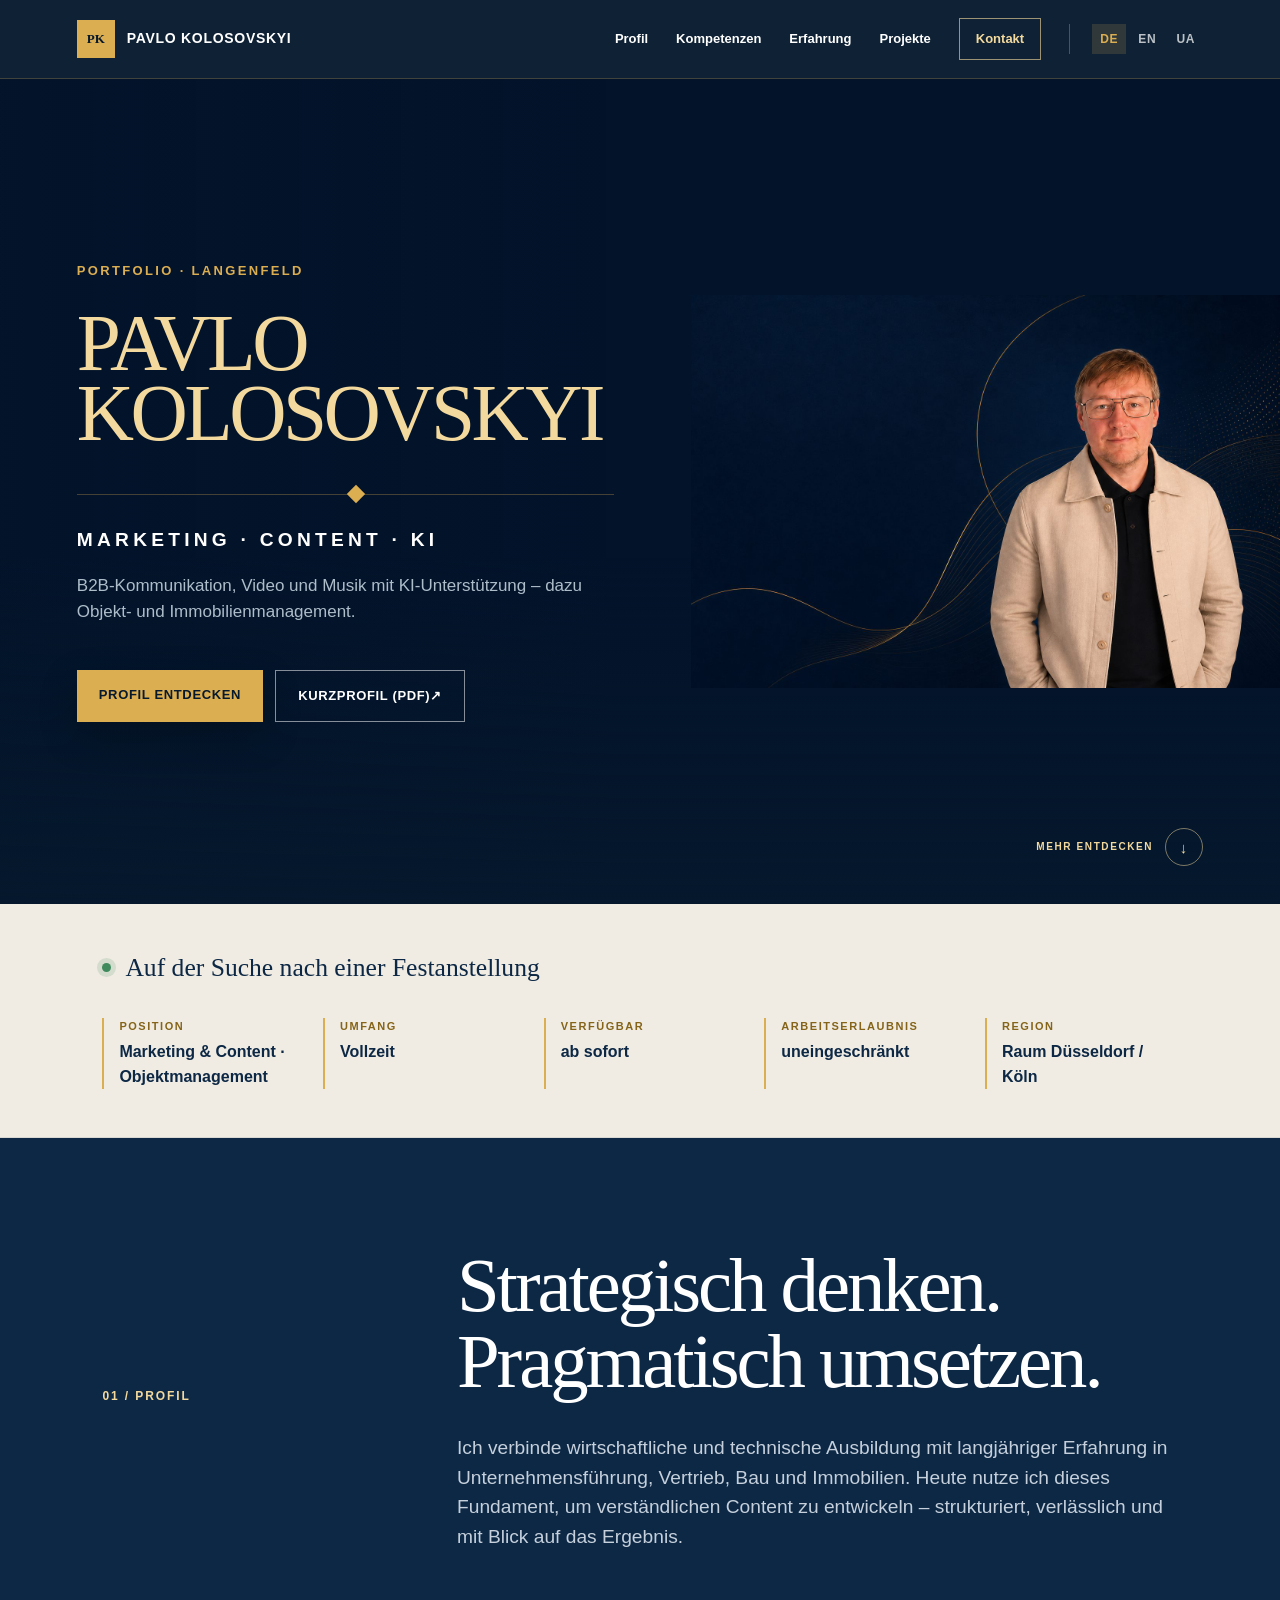
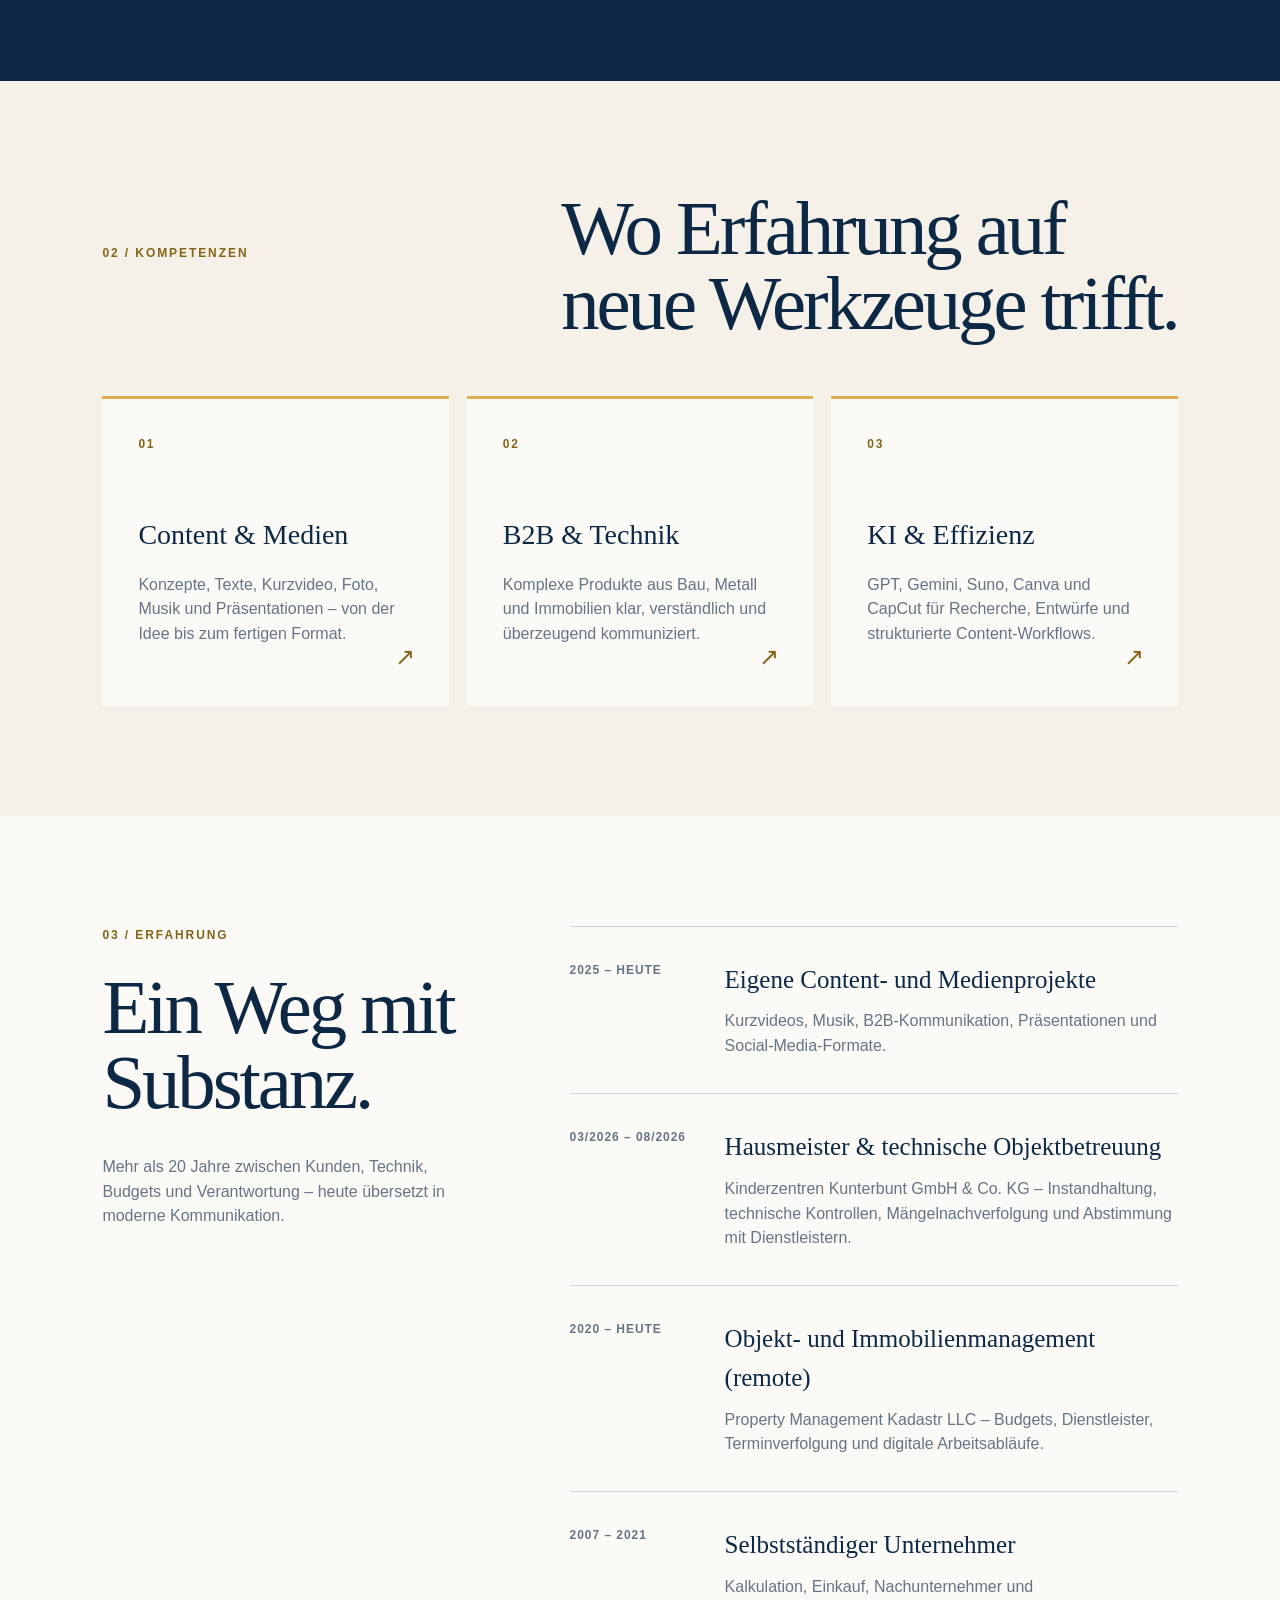
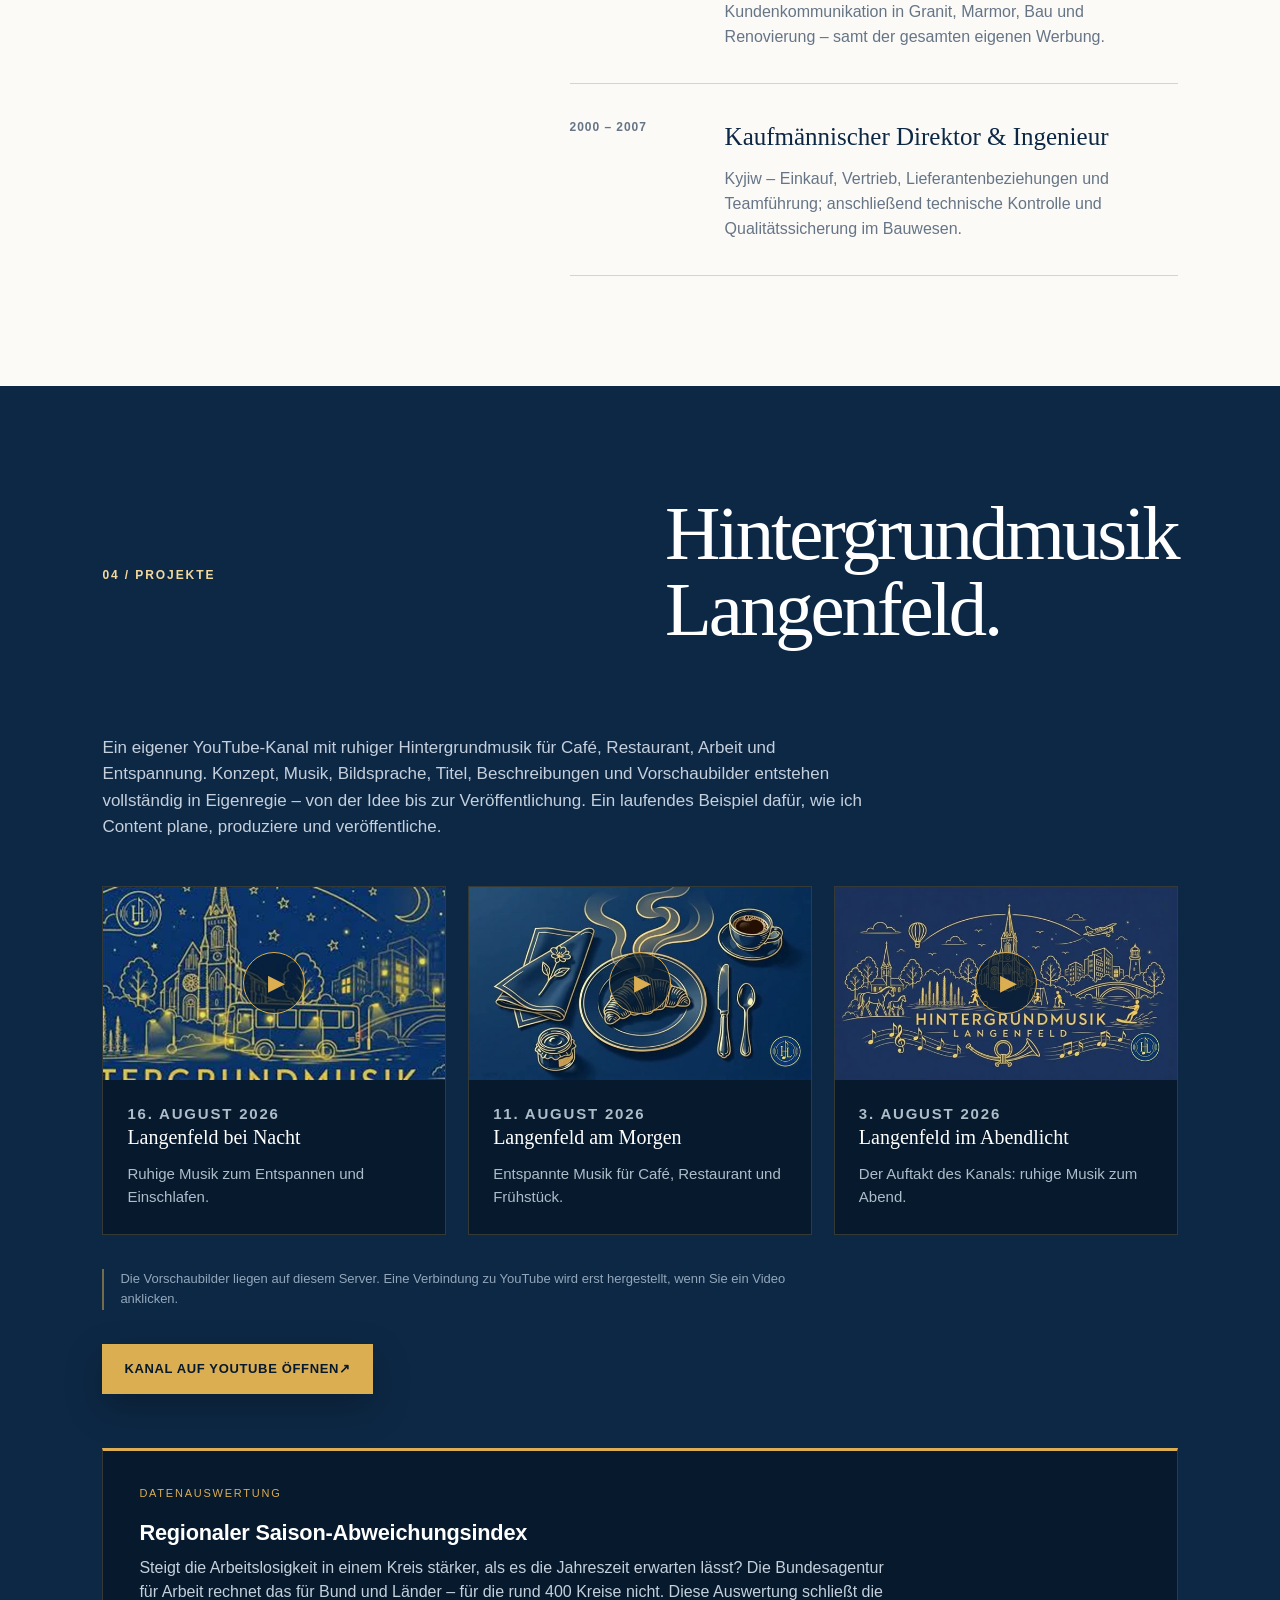
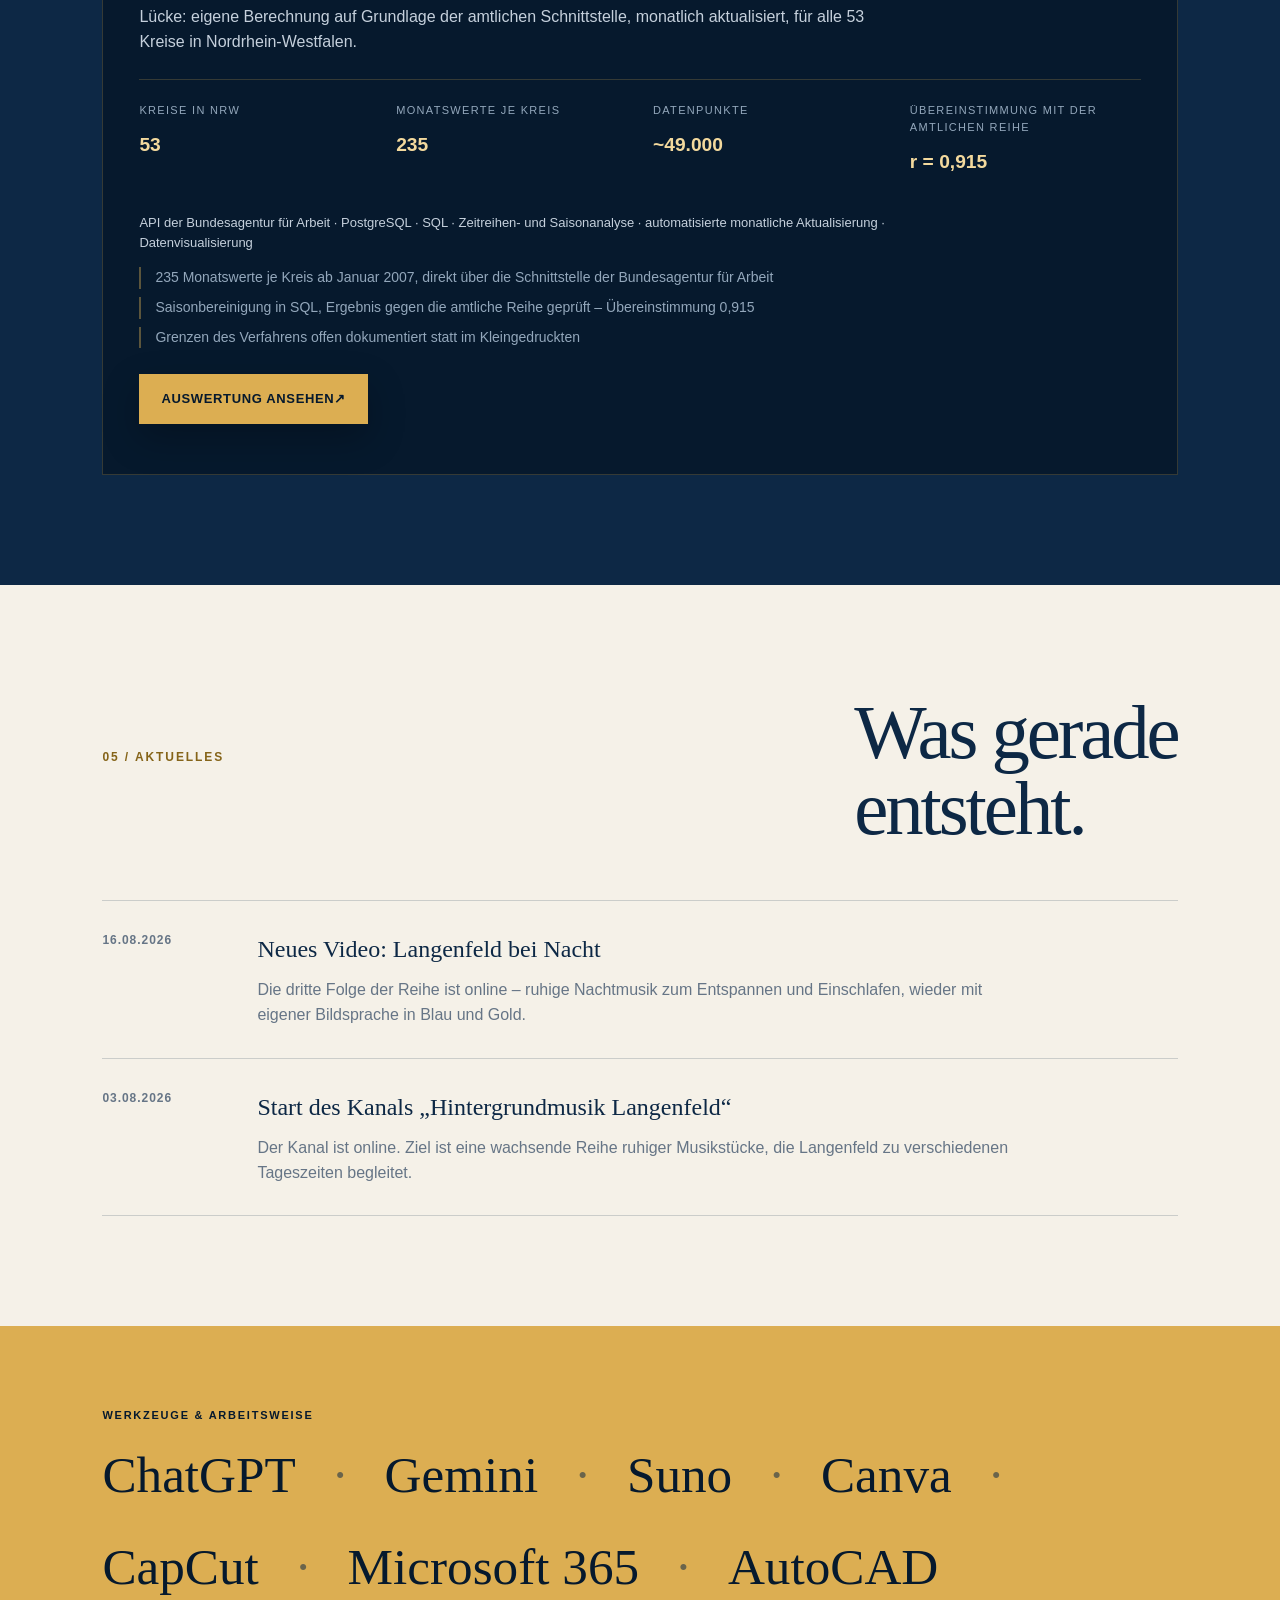
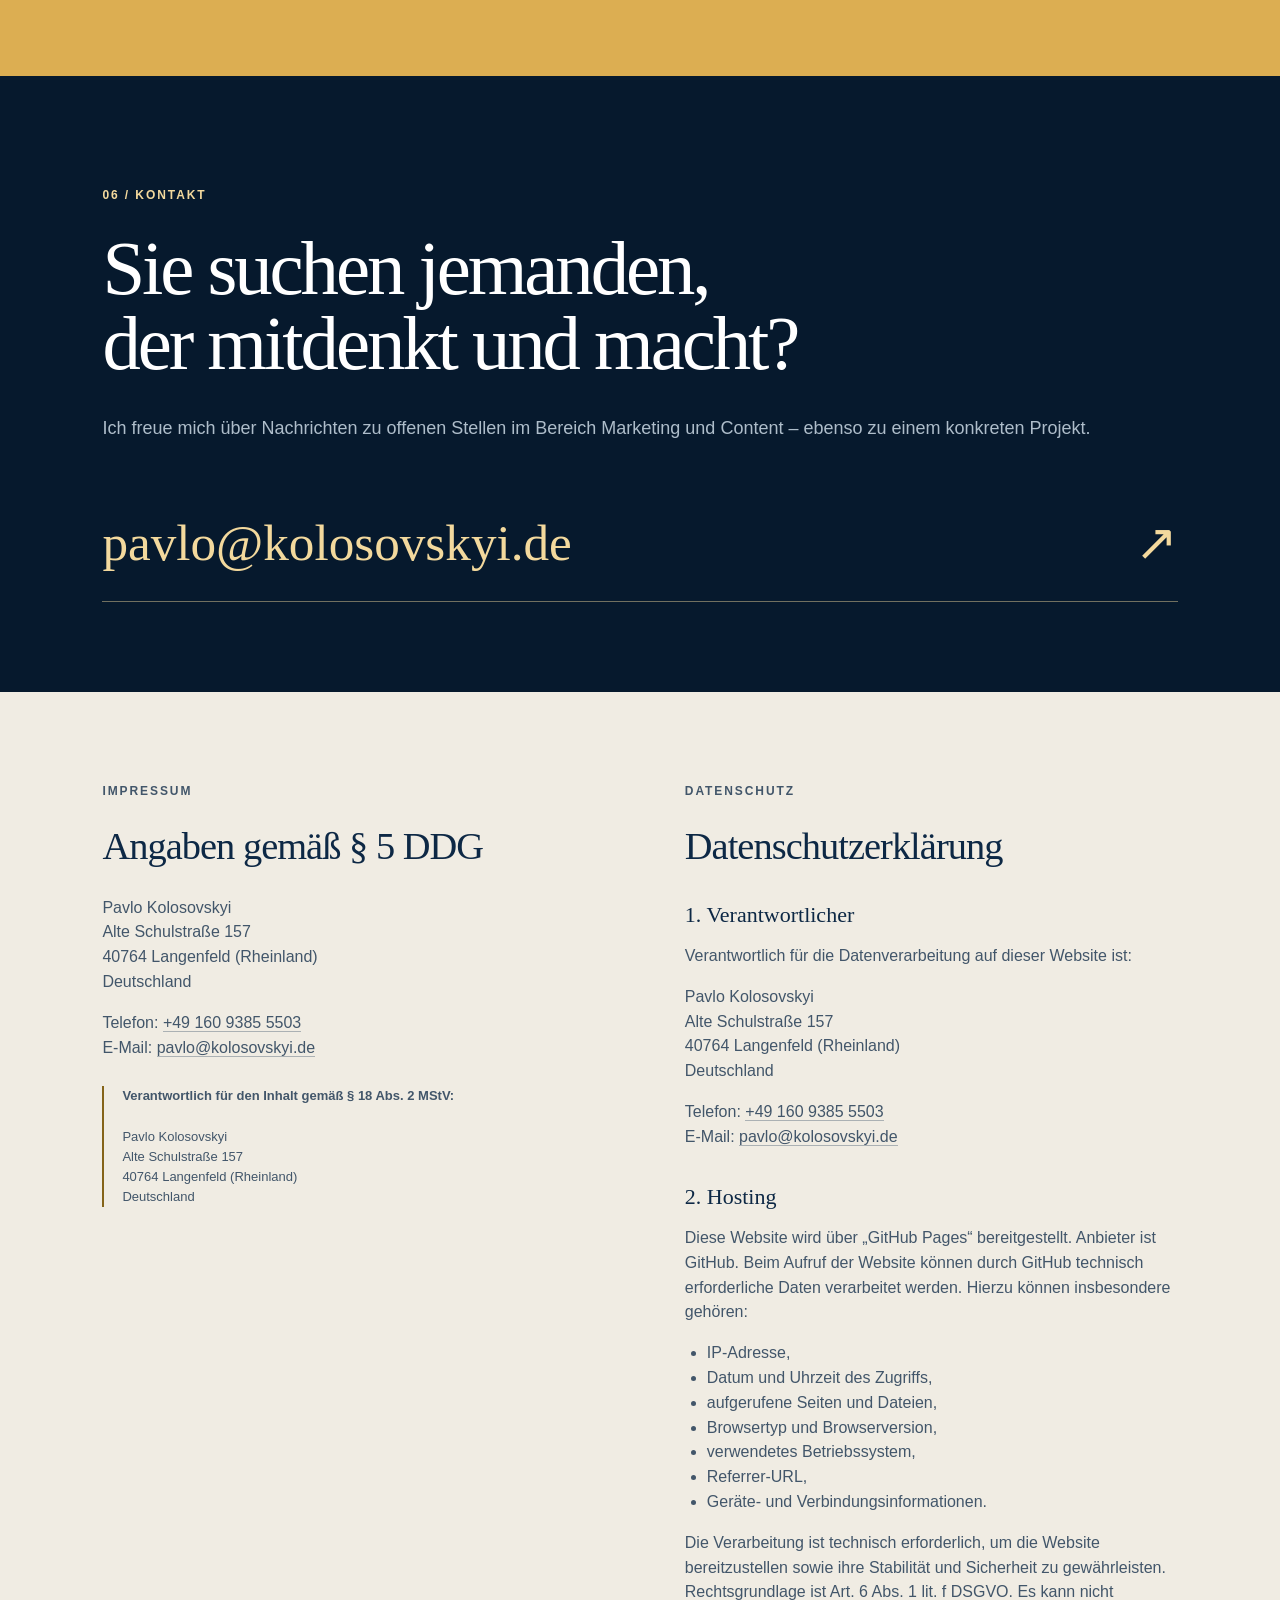
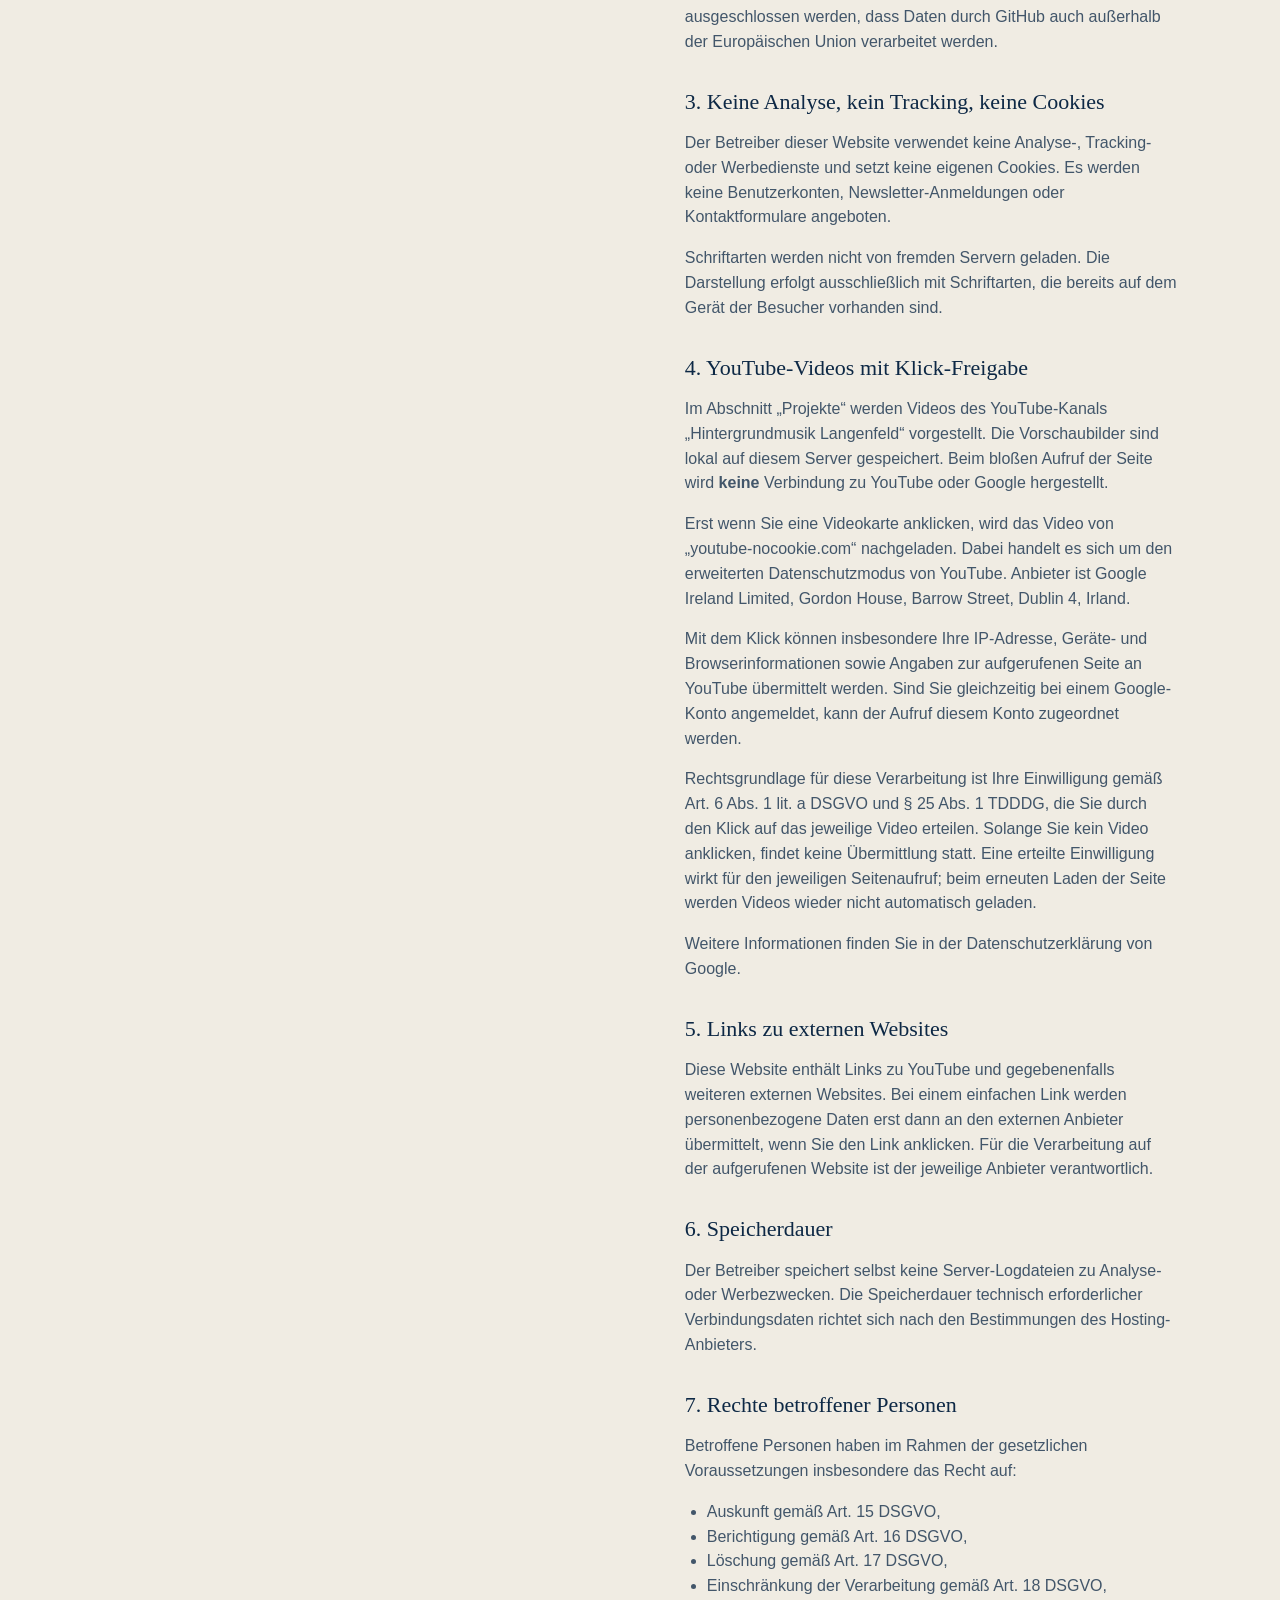
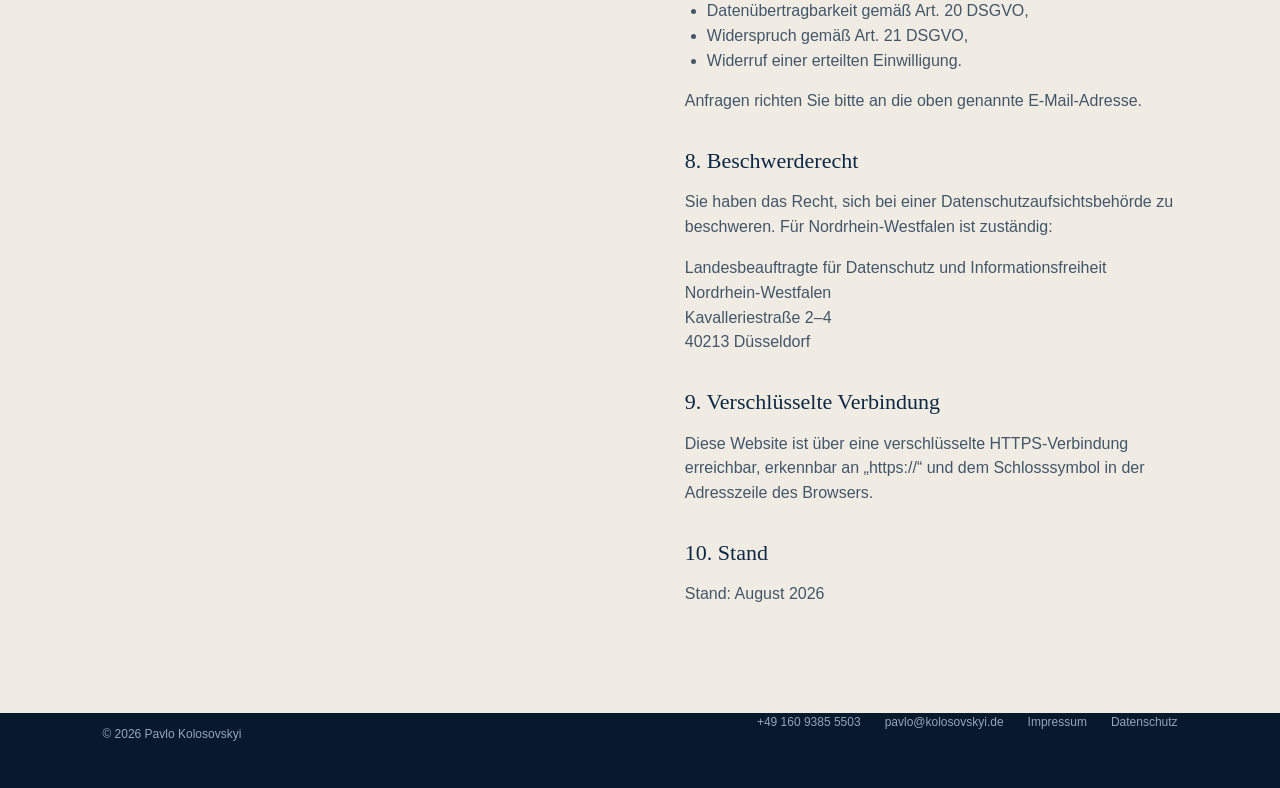
<file: index.html>
<!doctype html>
<html lang="de">
  <head>
    <meta charset="utf-8" />
    <meta name="viewport" content="width=device-width, initial-scale=1" />
    <title>Pavlo Kolosovskyi | Marketing, Content &amp; KI</title>
    <meta name="description" content="Portfolio von Pavlo Kolosovskyi aus Langenfeld: B2B-Kommunikation, Video, Musik und KI-gestützte Content-Produktion." />
    <meta name="robots" content="index,follow" />
    <meta name="author" content="Pavlo Kolosovskyi" />
    <meta name="theme-color" content="#06192d" />

    <link rel="canonical" href="https://kolosovskyi.de/" />
    <link rel="alternate" hreflang="de" href="https://kolosovskyi.de/" />
    <link rel="alternate" hreflang="en" href="https://kolosovskyi.de/en/" />
    <link rel="alternate" hreflang="uk" href="https://kolosovskyi.de/uk/" />
    <link rel="alternate" hreflang="x-default" href="https://kolosovskyi.de/" />

    <link rel="icon" href="assets/favicon.ico" sizes="any" />
    <link rel="apple-touch-icon" href="assets/apple-touch-icon.png" />

    <meta property="og:type" content="website" />
    <meta property="og:locale" content="de_DE" />
    <meta property="og:site_name" content="Pavlo Kolosovskyi" />
    <meta property="og:title" content="Pavlo Kolosovskyi | Marketing, Content &amp; KI" />
    <meta property="og:description" content="B2B-Kommunikation, Video, Musik und KI-gestützte Content-Produktion aus Langenfeld." />
    <meta property="og:url" content="https://kolosovskyi.de/" />
    <meta property="og:image" content="https://kolosovskyi.de/assets/og.jpg" />
    <meta property="og:image:width" content="1200" />
    <meta property="og:image:height" content="800" />
    <meta property="og:image:alt" content="Pavlo Kolosovskyi - Marketing, Content und KI" />
    <meta name="twitter:card" content="summary_large_image" />
    <meta name="twitter:title" content="Pavlo Kolosovskyi | Marketing, Content &amp; KI" />
    <meta name="twitter:description" content="B2B-Kommunikation, Video, Musik und KI-gestützte Content-Produktion aus Langenfeld." />
    <meta name="twitter:image" content="https://kolosovskyi.de/assets/og.jpg" />

    <link rel="stylesheet" href="assets/style.css" />

    <script type="application/ld+json">
      {
        "@context": "https://schema.org",
        "@type": "ProfilePage",
        "url": "https://kolosovskyi.de/",
        "inLanguage": "de-DE",
        "mainEntity": {
          "@type": "Person",
          "name": "Pavlo Kolosovskyi",
          "url": "https://kolosovskyi.de/",
          "image": "https://kolosovskyi.de/assets/og.jpg",
          "email": "pavlo@kolosovskyi.de",
          "telephone": "+49 160 9385 5503",
          "jobTitle": "Marketing & Content Specialist",
          "description": "B2B-Kommunikation, Video, Musik und KI-gestützte Content-Produktion aus Langenfeld.",
          "address": {
            "@type": "PostalAddress",
            "streetAddress": "Alte Schulstraße 157",
            "postalCode": "40764",
            "addressLocality": "Langenfeld (Rheinland)",
            "addressRegion": "Nordrhein-Westfalen",
            "addressCountry": "DE"
          },
          "knowsLanguage": ["de", "en", "uk"],
          "knowsAbout": [
            "Marketing",
            "Content-Produktion",
            "B2B-Kommunikation",
            "Künstliche Intelligenz",
            "Videoproduktion",
            "Musikproduktion",
            "Projektkoordination",
            "Immobilienmanagement"
          ],
          "sameAs": ["https://www.youtube.com/channel/UC3sv8M5KpYVajxv3SF8W27A"]
        }
      }
    </script>
  </head>

  <body>
    <a class="skip-link" href="#profil">Zum Inhalt springen</a>

    <header class="site-header">
      <a class="brand" href="#top"><span class="brand-mark">PK</span><span>Pavlo Kolosovskyi</span></a>
      <input class="nav-toggle" type="checkbox" id="nav-toggle" />
      <label class="nav-burger" for="nav-toggle" title="Menü öffnen und schließen">
        <span aria-hidden="true"></span><span aria-hidden="true"></span><span aria-hidden="true"></span>
        <em>Menü</em>
      </label>
      <nav aria-label="Hauptnavigation">
        <a href="#profil">Profil</a>
        <a href="#kompetenzen">Kompetenzen</a>
        <a href="#erfahrung">Erfahrung</a>
        <a href="#projekte">Projekte</a>
        <a class="nav-cta" href="#kontakt">Kontakt</a>
        <div class="lang-switch">
          <a href="index.html" aria-current="true" lang="de" hreflang="de">DE</a>
          <a href="en/index.html" lang="en" hreflang="en">EN</a>
          <a href="uk/index.html" lang="uk" hreflang="uk">UA</a>
        </div>
      </nav>
    </header>

    <main>
      <section class="hero" id="top">
        <div class="hero-layout">
          <div class="hero-copy">
            <p class="hero-kicker">Portfolio · Langenfeld</p>
            <h1><span>Pavlo</span> <span>Kolosovskyi</span></h1>
            <div class="hero-rule" aria-hidden="true"><span></span></div>
            <p class="hero-disciplines">Marketing · Content · KI</p>
            <p class="hero-summary">B2B-Kommunikation, Video und Musik mit KI-Unterstützung – dazu Objekt- und Immobilienmanagement.</p>
            <div class="hero-actions">
              <a class="button button-gold" href="#profil">Profil entdecken</a>
              <a class="button button-outline-light" href="assets/lebenslauf.pdf">Kurzprofil (PDF) <span aria-hidden="true">↗</span></a>
            </div>
          </div>
          <div class="hero-portrait" role="img" aria-label="Porträt von Pavlo Kolosovskyi"></div>
        </div>
        <a class="scroll-cue" href="#profil"><span>Mehr entdecken</span><b aria-hidden="true">↓</b></a>
      </section>

      <section class="seeking" id="gesucht">
        <p class="seeking-status"><span class="status-dot" aria-hidden="true"></span>Auf der Suche nach einer Festanstellung</p>
        <dl class="seeking-grid">
          <div class="seeking-item"><dt>Position</dt><dd>Marketing &amp; Content · Objektmanagement</dd></div>
          <div class="seeking-item"><dt>Umfang</dt><dd>Vollzeit</dd></div>
          <div class="seeking-item"><dt>Verfügbar</dt><dd>ab sofort</dd></div>
          <div class="seeking-item"><dt>Arbeitserlaubnis</dt><dd>uneingeschränkt</dd></div>
          <div class="seeking-item"><dt>Region</dt><dd>Raum Düsseldorf / Köln</dd></div>
        </dl>
      </section>

      <section class="intro" id="profil">
        <p class="section-label">01 / Profil</p>
        <div>
          <h2>Strategisch denken.<br />Pragmatisch umsetzen.</h2>
          <p>Ich verbinde wirtschaftliche und technische Ausbildung mit langjähriger Erfahrung in Unternehmensführung, Vertrieb, Bau und Immobilien. Heute nutze ich dieses Fundament, um verständlichen Content zu entwickeln – strukturiert, verlässlich und mit Blick auf das Ergebnis.</p>
        </div>
      </section>

      <section class="expertise-section" id="kompetenzen">
        <div class="section-heading">
          <p class="section-label">02 / Kompetenzen</p>
          <h2>Wo Erfahrung auf<br />neue Werkzeuge trifft.</h2>
        </div>
        <div class="expertise-grid">
          <article class="expertise-card">
            <div class="card-number">01</div>
            <h3>Content &amp; Medien</h3>
            <p>Konzepte, Texte, Kurzvideo, Foto, Musik und Präsentationen – von der Idee bis zum fertigen Format.</p>
            <span class="card-arrow" aria-hidden="true">↗</span>
          </article>
          <article class="expertise-card">
            <div class="card-number">02</div>
            <h3>B2B &amp; Technik</h3>
            <p>Komplexe Produkte aus Bau, Metall und Immobilien klar, verständlich und überzeugend kommuniziert.</p>
            <span class="card-arrow" aria-hidden="true">↗</span>
          </article>
          <article class="expertise-card">
            <div class="card-number">03</div>
            <h3>KI &amp; Effizienz</h3>
            <p>GPT, Gemini, Suno, Canva und CapCut für Recherche, Entwürfe und strukturierte Content-Workflows.</p>
            <span class="card-arrow" aria-hidden="true">↗</span>
          </article>
        </div>
      </section>

      <section class="experience-section" id="erfahrung">
        <div class="experience-intro">
          <p class="section-label">03 / Erfahrung</p>
          <h2>Ein Weg mit<br />Substanz.</h2>
          <p>Mehr als 20 Jahre zwischen Kunden, Technik, Budgets und Verantwortung – heute übersetzt in moderne Kommunikation.</p>
        </div>
        <div class="timeline">
          <article class="timeline-item">
            <p class="timeline-period">2025 – heute</p>
            <div>
              <h3>Eigene Content- und Medienprojekte</h3>
              <p>Kurzvideos, Musik, B2B-Kommunikation, Präsentationen und Social-Media-Formate.</p>
            </div>
          </article>
          <article class="timeline-item">
            <p class="timeline-period">03/2026 – 08/2026</p>
            <div>
              <h3>Hausmeister &amp; technische Objektbetreuung</h3>
              <p>Kinderzentren Kunterbunt GmbH &amp; Co. KG – Instandhaltung, technische Kontrollen, Mängelnachverfolgung und Abstimmung mit Dienstleistern.</p>
            </div>
          </article>
          <article class="timeline-item">
            <p class="timeline-period">2020 – heute</p>
            <div>
              <h3>Objekt- und Immobilienmanagement (remote)</h3>
              <p>Property Management Kadastr LLC – Budgets, Dienstleister, Terminverfolgung und digitale Arbeitsabläufe.</p>
            </div>
          </article>
          <article class="timeline-item">
            <p class="timeline-period">2007 – 2021</p>
            <div>
              <h3>Selbstständiger Unternehmer</h3>
              <p>Kalkulation, Einkauf, Nachunternehmer und Kundenkommunikation in Granit, Marmor, Bau und Renovierung – samt der gesamten eigenen Werbung.</p>
            </div>
          </article>
          <article class="timeline-item">
            <p class="timeline-period">2000 – 2007</p>
            <div>
              <h3>Kaufmännischer Direktor &amp; Ingenieur</h3>
              <p>Kyjiw – Einkauf, Vertrieb, Lieferantenbeziehungen und Teamführung; anschließend technische Kontrolle und Qualitätssicherung im Bauwesen.</p>
            </div>
          </article>
        </div>
      </section>

      <section class="projects-section" id="projekte">
        <div class="section-heading">
          <p class="section-label">04 / Projekte</p>
          <h2>Hintergrundmusik<br />Langenfeld.</h2>
        </div>
        <p class="project-lead">Ein eigener YouTube-Kanal mit ruhiger Hintergrundmusik für Café, Restaurant, Arbeit und Entspannung. Konzept, Musik, Bildsprache, Titel, Beschreibungen und Vorschaubilder entstehen vollständig in Eigenregie – von der Idee bis zur Veröffentlichung. Ein laufendes Beispiel dafür, wie ich Content plane, produziere und veröffentliche.</p>

        <div class="video-grid">
          <article class="video-card">
            <button class="video-frame" type="button" data-video="T-BLoHEZqq4" data-title="Langenfeld bei Nacht – Hintergrundmusik zum Entspannen">
              <img src="assets/video-1.jpg" alt="Vorschaubild: Langenfeld bei Nacht" loading="lazy" width="640" height="360" />
              <span class="play-badge" aria-hidden="true">▶</span>
            </button>
            <div class="video-body">
              <p class="video-date">16. August 2026</p>
              <h3>Langenfeld bei Nacht</h3>
              <p>Ruhige Musik zum Entspannen und Einschlafen.</p>
            </div>
          </article>

          <article class="video-card">
            <button class="video-frame" type="button" data-video="KfmmcKByRnE" data-title="Langenfeld am Morgen – Hintergrundmusik für Café und Restaurant">
              <img src="assets/video-2.jpg" alt="Vorschaubild: Langenfeld am Morgen" loading="lazy" width="640" height="360" />
              <span class="play-badge" aria-hidden="true">▶</span>
            </button>
            <div class="video-body">
              <p class="video-date">11. August 2026</p>
              <h3>Langenfeld am Morgen</h3>
              <p>Entspannte Musik für Café, Restaurant und Frühstück.</p>
            </div>
          </article>

          <article class="video-card">
            <button class="video-frame" type="button" data-video="vcA06M4yHZA" data-title="Langenfeld im Abendlicht – Ruhige Musik">
              <img src="assets/video-3.jpg" alt="Vorschaubild: Langenfeld im Abendlicht" loading="lazy" width="640" height="360" />
              <span class="play-badge" aria-hidden="true">▶</span>
            </button>
            <div class="video-body">
              <p class="video-date">3. August 2026</p>
              <h3>Langenfeld im Abendlicht</h3>
              <p>Der Auftakt des Kanals: ruhige Musik zum Abend.</p>
            </div>
          </article>
        </div>

        <p class="video-note">Die Vorschaubilder liegen auf diesem Server. Eine Verbindung zu YouTube wird erst hergestellt, wenn Sie ein Video anklicken.</p>

        <p class="channel-action">
          <a class="button button-gold" href="https://www.youtube.com/channel/UC3sv8M5KpYVajxv3SF8W27A" target="_blank" rel="noopener">Kanal auf YouTube öffnen <span aria-hidden="true">↗</span></a>
        </p>

        <article class="project-data">
          <p class="project-data-kicker">Datenauswertung</p>
          <h3>Regionaler Saison-Abweichungsindex</h3>
          <p>Steigt die Arbeitslosigkeit in einem Kreis stärker, als es die Jahreszeit erwarten lässt? Die Bundesagentur für Arbeit rechnet das für Bund und Länder – für die rund 400 Kreise nicht. Diese Auswertung schließt die Lücke: eigene Berechnung auf Grundlage der amtlichen Schnittstelle, monatlich aktualisiert, für alle 53 Kreise in Nordrhein-Westfalen.</p>
          <div class="project-figures">
            <div><p class="fig-label">Kreise in NRW</p><p class="fig-value">53</p></div>
            <div><p class="fig-label">Monatswerte je Kreis</p><p class="fig-value">235</p></div>
            <div><p class="fig-label">Datenpunkte</p><p class="fig-value">~49.000</p></div>
            <div><p class="fig-label">Übereinstimmung mit der amtlichen Reihe</p><p class="fig-value">r = 0,915</p></div>
          </div>
          <p class="project-stack">API der Bundesagentur für Arbeit · PostgreSQL · SQL · Zeitreihen- und Saisonanalyse · automatisierte monatliche Aktualisierung · Datenvisualisierung</p>
          <ul>
            <li>235 Monatswerte je Kreis ab Januar 2007, direkt über die Schnittstelle der Bundesagentur für Arbeit</li>
            <li>Saisonbereinigung in SQL, Ergebnis gegen die amtliche Reihe geprüft – Übereinstimmung 0,915</li>
            <li>Grenzen des Verfahrens offen dokumentiert statt im Kleingedruckten</li>
          </ul>
          <p class="channel-action">
            <a class="button button-gold" href="rsa/">Auswertung ansehen <span aria-hidden="true">↗</span></a>
          </p>
        </article>
      </section>

      <section class="news-section" id="aktuelles">
        <div class="section-heading">
          <p class="section-label">05 / Aktuelles</p>
          <h2>Was gerade<br />entsteht.</h2>
        </div>
        <div class="news-list">
          <article class="news-item">
            <p class="news-date">16.08.2026</p>
            <div>
              <h3>Neues Video: Langenfeld bei Nacht</h3>
              <p>Die dritte Folge der Reihe ist online – ruhige Nachtmusik zum Entspannen und Einschlafen, wieder mit eigener Bildsprache in Blau und Gold.</p>
            </div>
          </article>
          <article class="news-item">
            <p class="news-date">03.08.2026</p>
            <div>
              <h3>Start des Kanals „Hintergrundmusik Langenfeld“</h3>
              <p>Der Kanal ist online. Ziel ist eine wachsende Reihe ruhiger Musikstücke, die Langenfeld zu verschiedenen Tageszeiten begleitet.</p>
            </div>
          </article>
        </div>
      </section>

      <section class="tools">
        <p>Werkzeuge &amp; Arbeitsweise</p>
        <div class="tool-row">
          <span>ChatGPT</span><span>Gemini</span><span>Suno</span><span>Canva</span><span>CapCut</span><span>Microsoft 365</span><span>AutoCAD</span>
        </div>
      </section>

      <section class="contact" id="kontakt">
        <p class="section-label light">06 / Kontakt</p>
        <h2>Sie suchen jemanden,<br />der mitdenkt und macht?</h2>
        <p class="contact-copy">Ich freue mich über Nachrichten zu offenen Stellen im Bereich Marketing und Content – ebenso zu einem konkreten Projekt.</p>
        <a class="contact-link" href="mailto:pavlo@kolosovskyi.de">pavlo@kolosovskyi.de <span aria-hidden="true">↗</span></a>
      </section>

      <section class="legal-section" aria-label="Rechtliche Hinweise">
        <article id="impressum">
          <p class="section-label">Impressum</p>
          <h2>Angaben gemäß § 5 DDG</h2>
          <p>Pavlo Kolosovskyi<br />Alte Schulstraße 157<br />40764 Langenfeld (Rheinland)<br />Deutschland</p>
          <p>Telefon: <a href="tel:+4916093855503">+49 160 9385 5503</a><br />E-Mail: <a href="mailto:pavlo@kolosovskyi.de">pavlo@kolosovskyi.de</a></p>
          <p class="legal-note"><strong>Verantwortlich für den Inhalt gemäß § 18 Abs. 2 MStV:</strong><br /><br />Pavlo Kolosovskyi<br />Alte Schulstraße 157<br />40764 Langenfeld (Rheinland)<br />Deutschland</p>
        </article>

        <article id="datenschutz">
          <p class="section-label">Datenschutz</p>
          <h2>Datenschutzerklärung</h2>

          <h3>1. Verantwortlicher</h3>
          <p>Verantwortlich für die Datenverarbeitung auf dieser Website ist:</p>
          <p>Pavlo Kolosovskyi<br />Alte Schulstraße 157<br />40764 Langenfeld (Rheinland)<br />Deutschland</p>
          <p>Telefon: <a href="tel:+4916093855503">+49 160 9385 5503</a><br />E-Mail: <a href="mailto:pavlo@kolosovskyi.de">pavlo@kolosovskyi.de</a></p>

          <h3>2. Hosting</h3>
          <p>Diese Website wird über „GitHub Pages“ bereitgestellt. Anbieter ist GitHub. Beim Aufruf der Website können durch GitHub technisch erforderliche Daten verarbeitet werden. Hierzu können insbesondere gehören:</p>
          <ul><li>IP-Adresse,</li><li>Datum und Uhrzeit des Zugriffs,</li><li>aufgerufene Seiten und Dateien,</li><li>Browsertyp und Browserversion,</li><li>verwendetes Betriebssystem,</li><li>Referrer-URL,</li><li>Geräte- und Verbindungsinformationen.</li></ul>
          <p>Die Verarbeitung ist technisch erforderlich, um die Website bereitzustellen sowie ihre Stabilität und Sicherheit zu gewährleisten. Rechtsgrundlage ist Art. 6 Abs. 1 lit. f DSGVO. Es kann nicht ausgeschlossen werden, dass Daten durch GitHub auch außerhalb der Europäischen Union verarbeitet werden.</p>

          <h3>3. Keine Analyse, kein Tracking, keine Cookies</h3>
          <p>Der Betreiber dieser Website verwendet keine Analyse-, Tracking- oder Werbedienste und setzt keine eigenen Cookies. Es werden keine Benutzerkonten, Newsletter-Anmeldungen oder Kontaktformulare angeboten.</p>
          <p>Schriftarten werden nicht von fremden Servern geladen. Die Darstellung erfolgt ausschließlich mit Schriftarten, die bereits auf dem Gerät der Besucher vorhanden sind.</p>

          <h3>4. YouTube-Videos mit Klick-Freigabe</h3>
          <p>Im Abschnitt „Projekte“ werden Videos des YouTube-Kanals „Hintergrundmusik Langenfeld“ vorgestellt. Die Vorschaubilder sind lokal auf diesem Server gespeichert. Beim bloßen Aufruf der Seite wird <strong>keine</strong> Verbindung zu YouTube oder Google hergestellt.</p>
          <p>Erst wenn Sie eine Videokarte anklicken, wird das Video von „youtube-nocookie.com“ nachgeladen. Dabei handelt es sich um den erweiterten Datenschutzmodus von YouTube. Anbieter ist Google Ireland Limited, Gordon House, Barrow Street, Dublin 4, Irland.</p>
          <p>Mit dem Klick können insbesondere Ihre IP-Adresse, Geräte- und Browserinformationen sowie Angaben zur aufgerufenen Seite an YouTube übermittelt werden. Sind Sie gleichzeitig bei einem Google-Konto angemeldet, kann der Aufruf diesem Konto zugeordnet werden.</p>
          <p>Rechtsgrundlage für diese Verarbeitung ist Ihre Einwilligung gemäß Art. 6 Abs. 1 lit. a DSGVO und § 25 Abs. 1 TDDDG, die Sie durch den Klick auf das jeweilige Video erteilen. Solange Sie kein Video anklicken, findet keine Übermittlung statt. Eine erteilte Einwilligung wirkt für den jeweiligen Seitenaufruf; beim erneuten Laden der Seite werden Videos wieder nicht automatisch geladen.</p>
          <p>Weitere Informationen finden Sie in der Datenschutzerklärung von Google.</p>

          <h3>5. Links zu externen Websites</h3>
          <p>Diese Website enthält Links zu YouTube und gegebenenfalls weiteren externen Websites. Bei einem einfachen Link werden personenbezogene Daten erst dann an den externen Anbieter übermittelt, wenn Sie den Link anklicken. Für die Verarbeitung auf der aufgerufenen Website ist der jeweilige Anbieter verantwortlich.</p>

          <h3>6. Speicherdauer</h3>
          <p>Der Betreiber speichert selbst keine Server-Logdateien zu Analyse- oder Werbezwecken. Die Speicherdauer technisch erforderlicher Verbindungsdaten richtet sich nach den Bestimmungen des Hosting-Anbieters.</p>

          <h3>7. Rechte betroffener Personen</h3>
          <p>Betroffene Personen haben im Rahmen der gesetzlichen Voraussetzungen insbesondere das Recht auf:</p>
          <ul><li>Auskunft gemäß Art. 15 DSGVO,</li><li>Berichtigung gemäß Art. 16 DSGVO,</li><li>Löschung gemäß Art. 17 DSGVO,</li><li>Einschränkung der Verarbeitung gemäß Art. 18 DSGVO,</li><li>Datenübertragbarkeit gemäß Art. 20 DSGVO,</li><li>Widerspruch gemäß Art. 21 DSGVO,</li><li>Widerruf einer erteilten Einwilligung.</li></ul>
          <p>Anfragen richten Sie bitte an die oben genannte E-Mail-Adresse.</p>

          <h3>8. Beschwerderecht</h3>
          <p>Sie haben das Recht, sich bei einer Datenschutzaufsichtsbehörde zu beschweren. Für Nordrhein-Westfalen ist zuständig:</p>
          <p>Landesbeauftragte für Datenschutz und Informationsfreiheit Nordrhein-Westfalen<br />Kavalleriestraße 2–4<br />40213 Düsseldorf</p>

          <h3>9. Verschlüsselte Verbindung</h3>
          <p>Diese Website ist über eine verschlüsselte HTTPS-Verbindung erreichbar, erkennbar an „https://“ und dem Schlosssymbol in der Adresszeile des Browsers.</p>

          <h3>10. Stand</h3>
          <p>Stand: August 2026</p>
        </article>
      </section>
    </main>

    <footer class="site-footer">
      <p>© 2026 Pavlo Kolosovskyi</p>
      <div>
        <a href="tel:+4916093855503">+49 160 9385 5503</a>
        <a href="mailto:pavlo@kolosovskyi.de">pavlo@kolosovskyi.de</a>
        <a href="#impressum">Impressum</a>
        <a href="#datenschutz">Datenschutz</a>
      </div>
    </footer>

    <script src="assets/site.js"></script>
  </body>
</html>
</file>
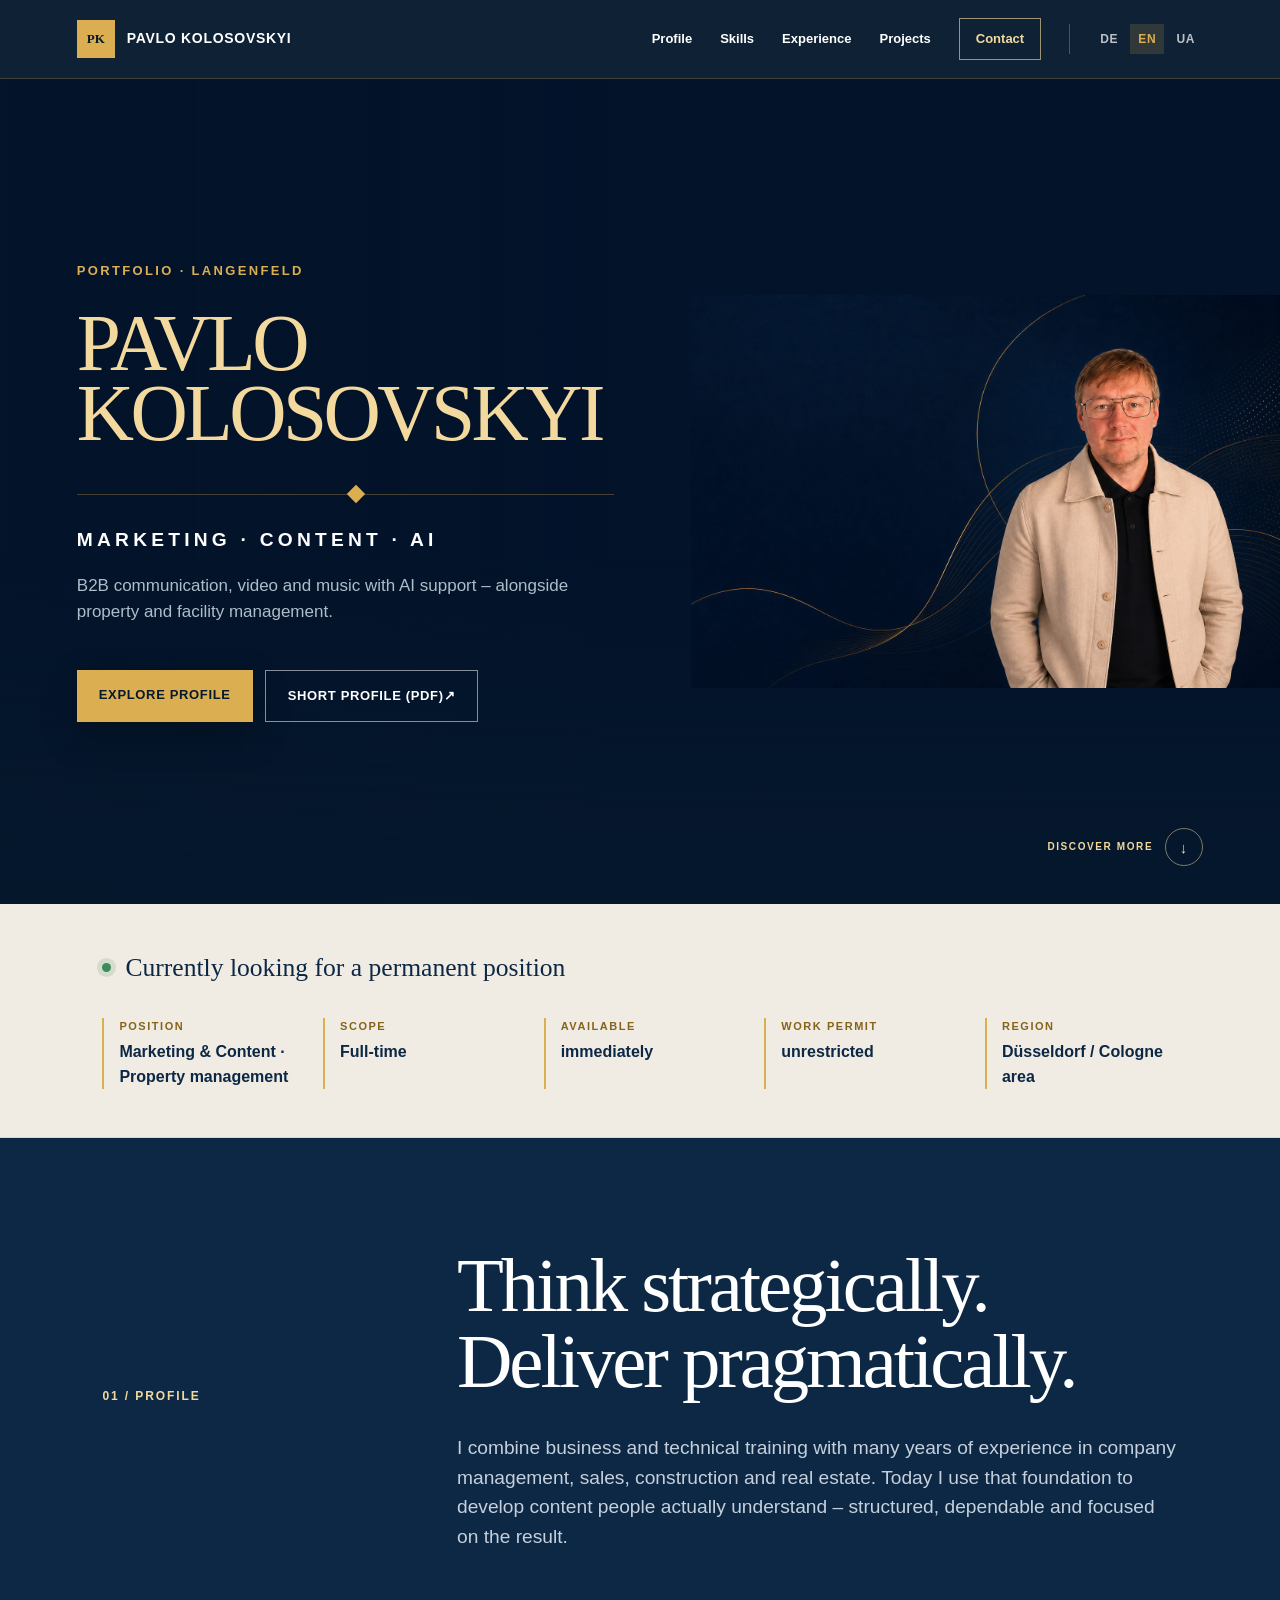
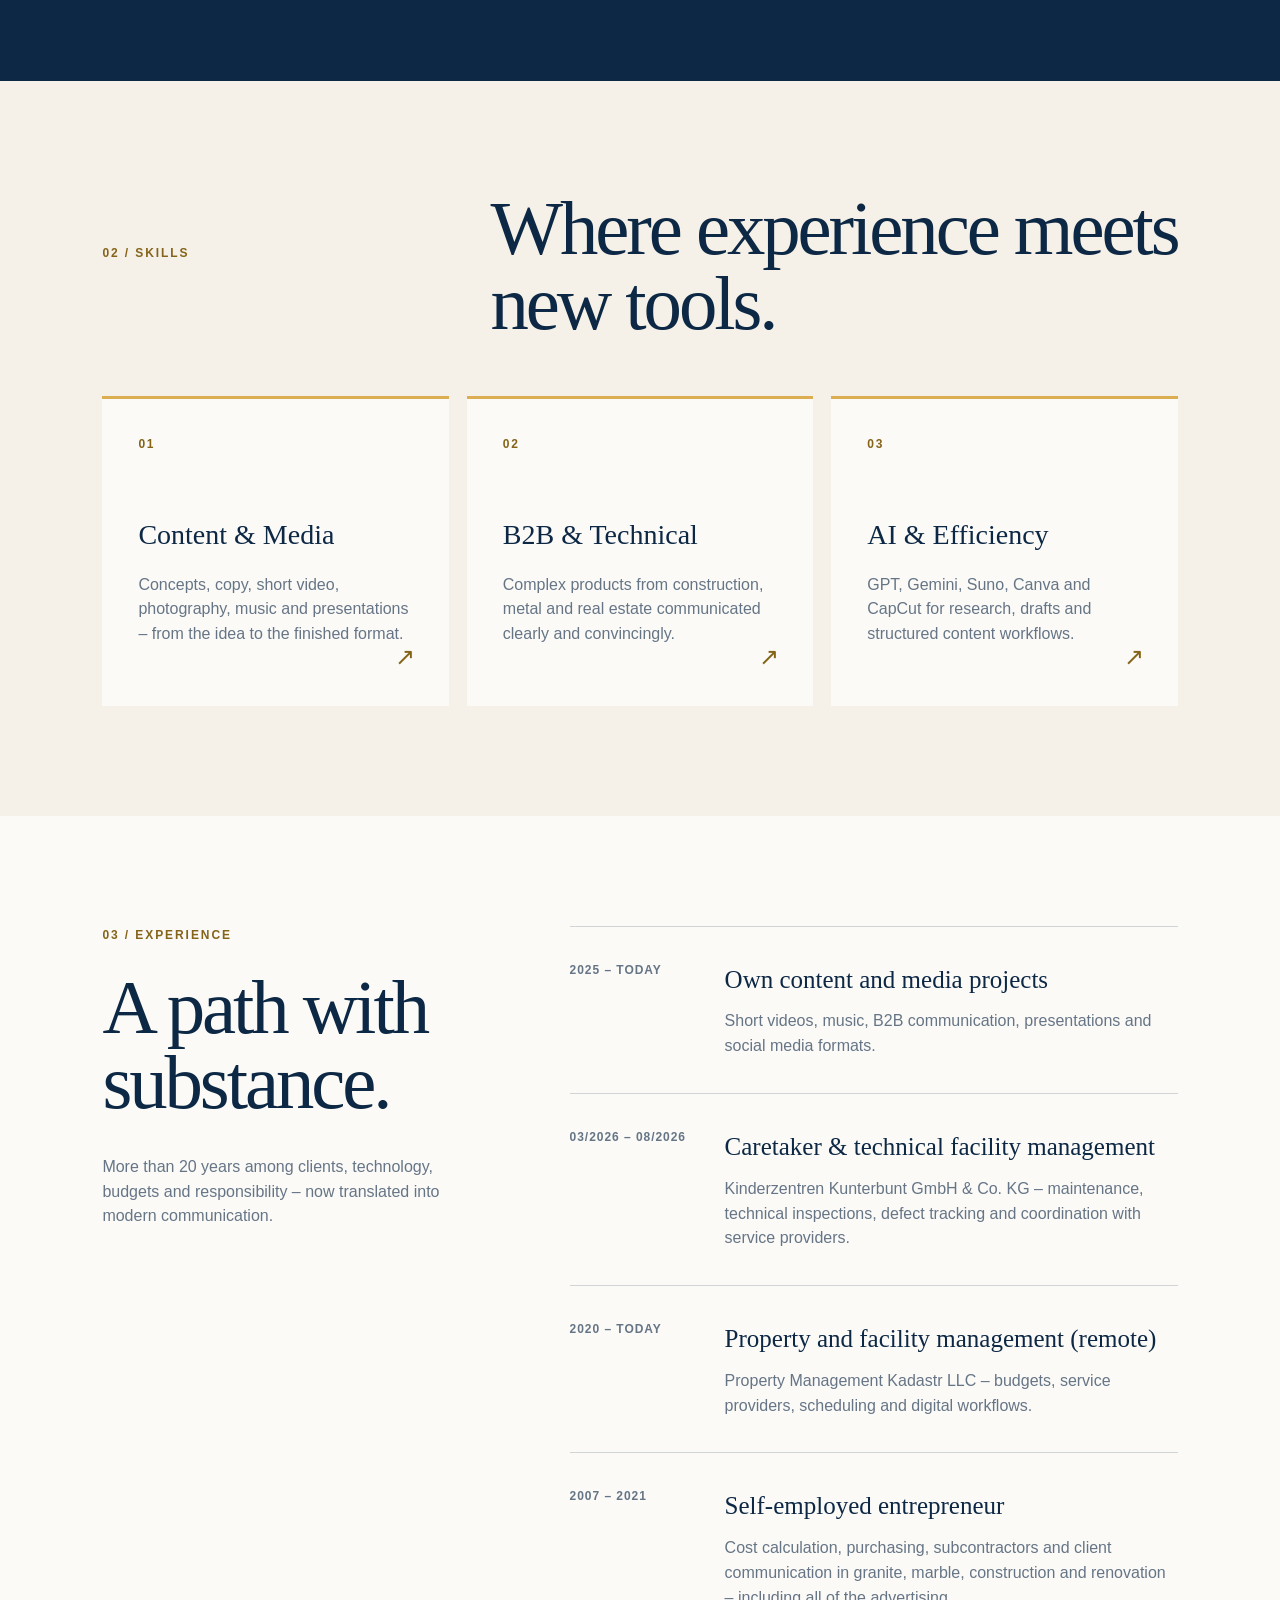
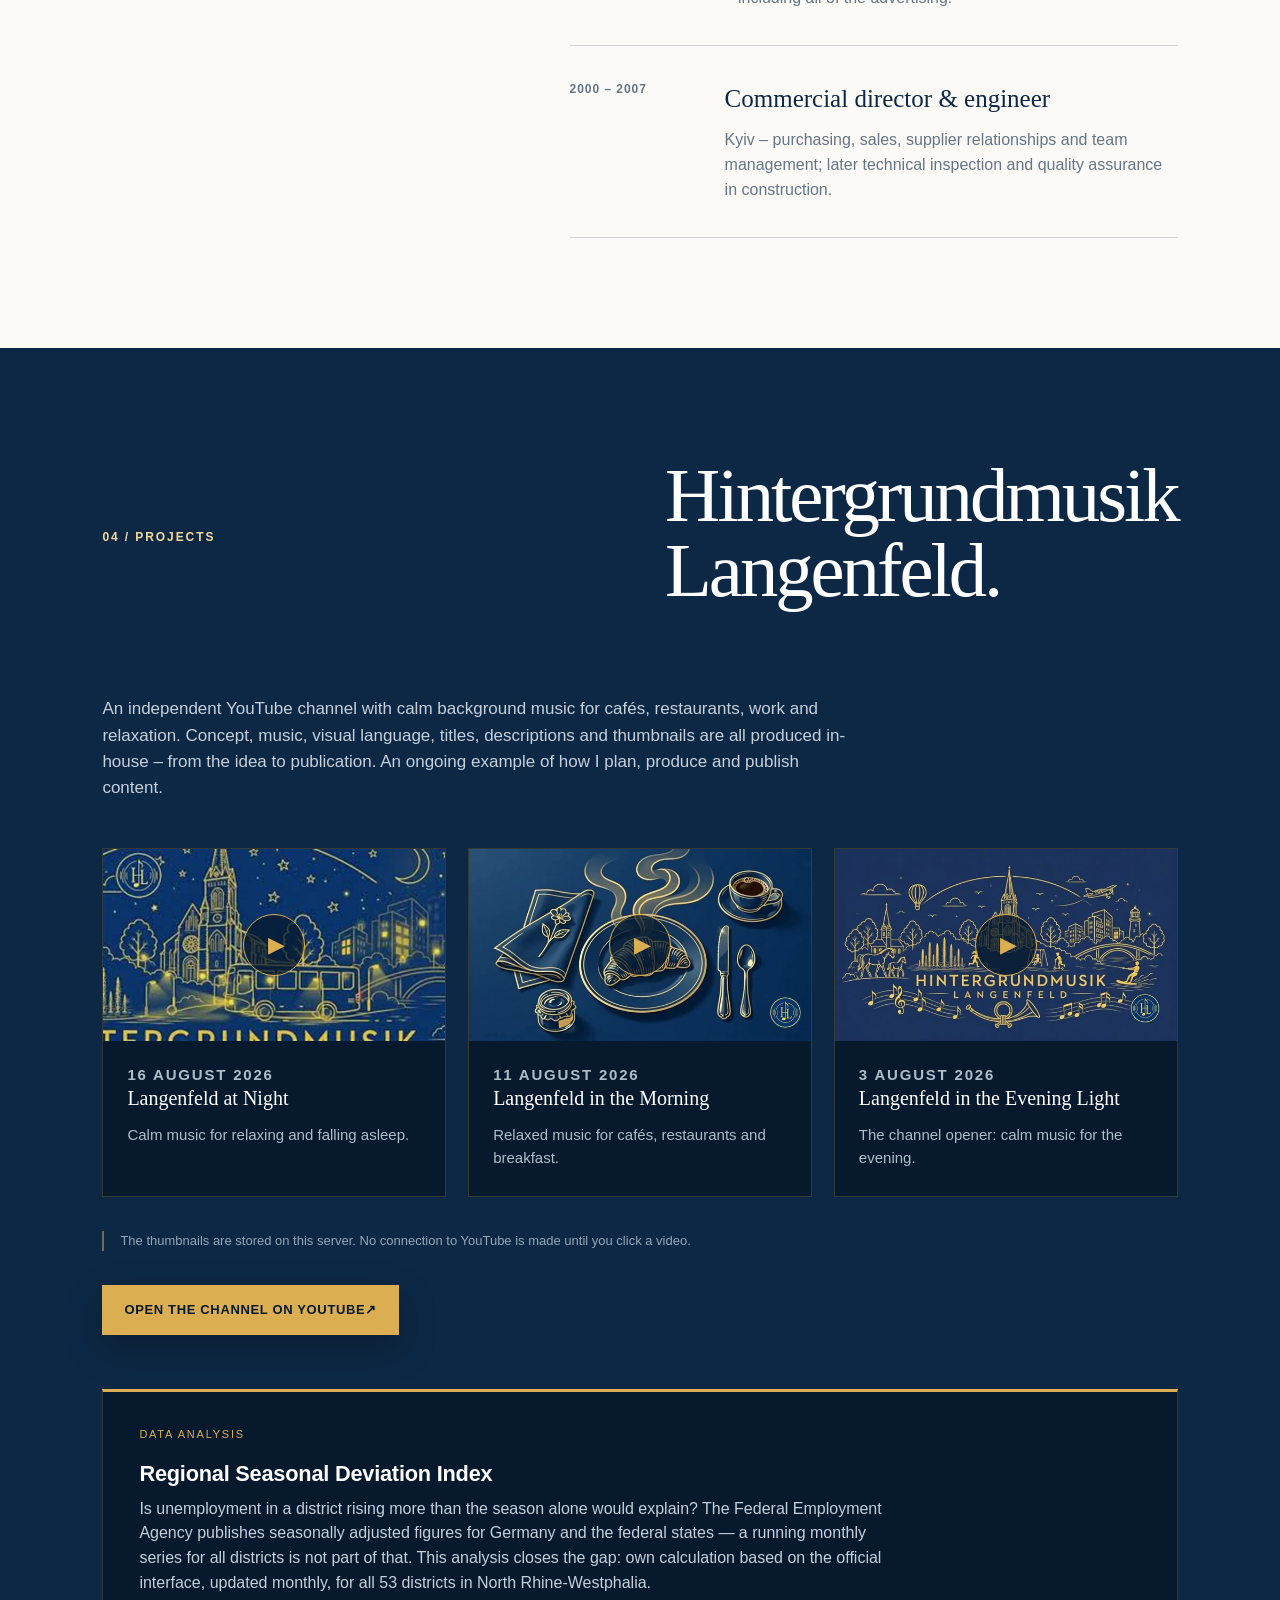
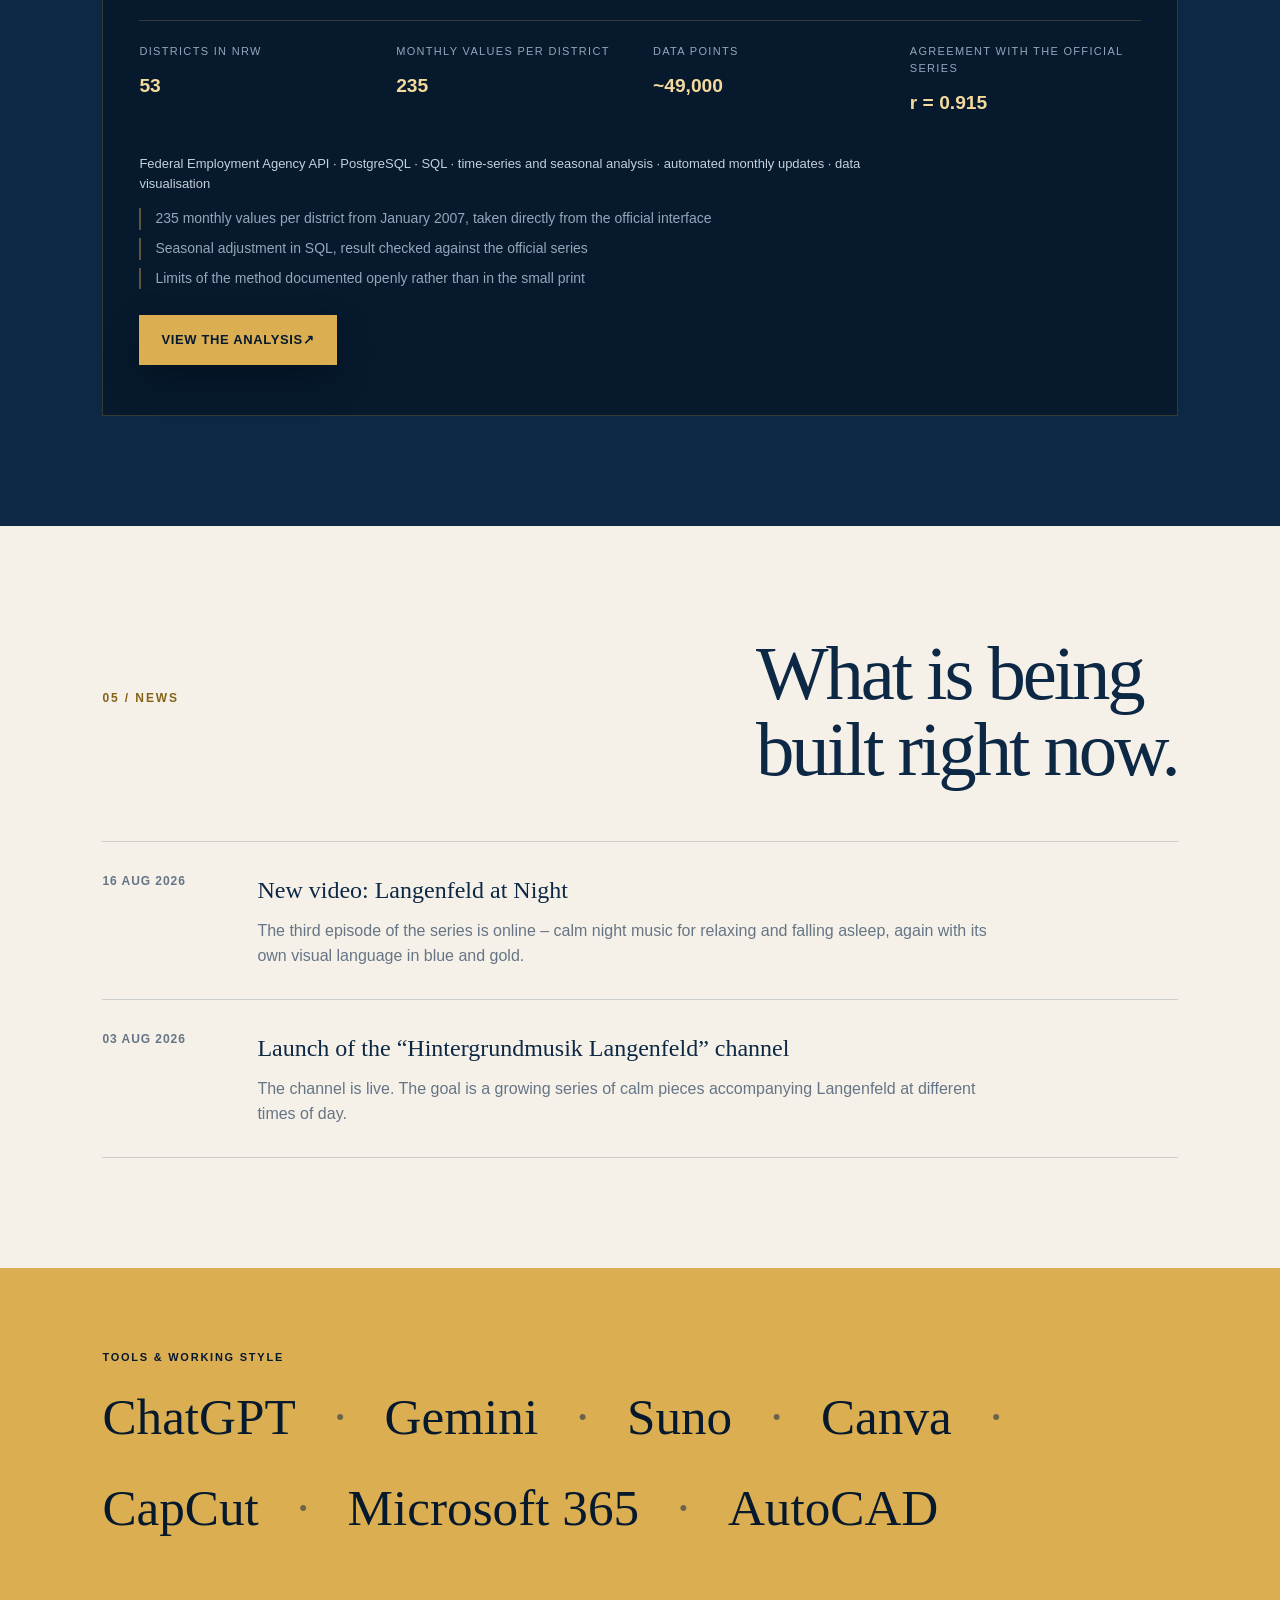
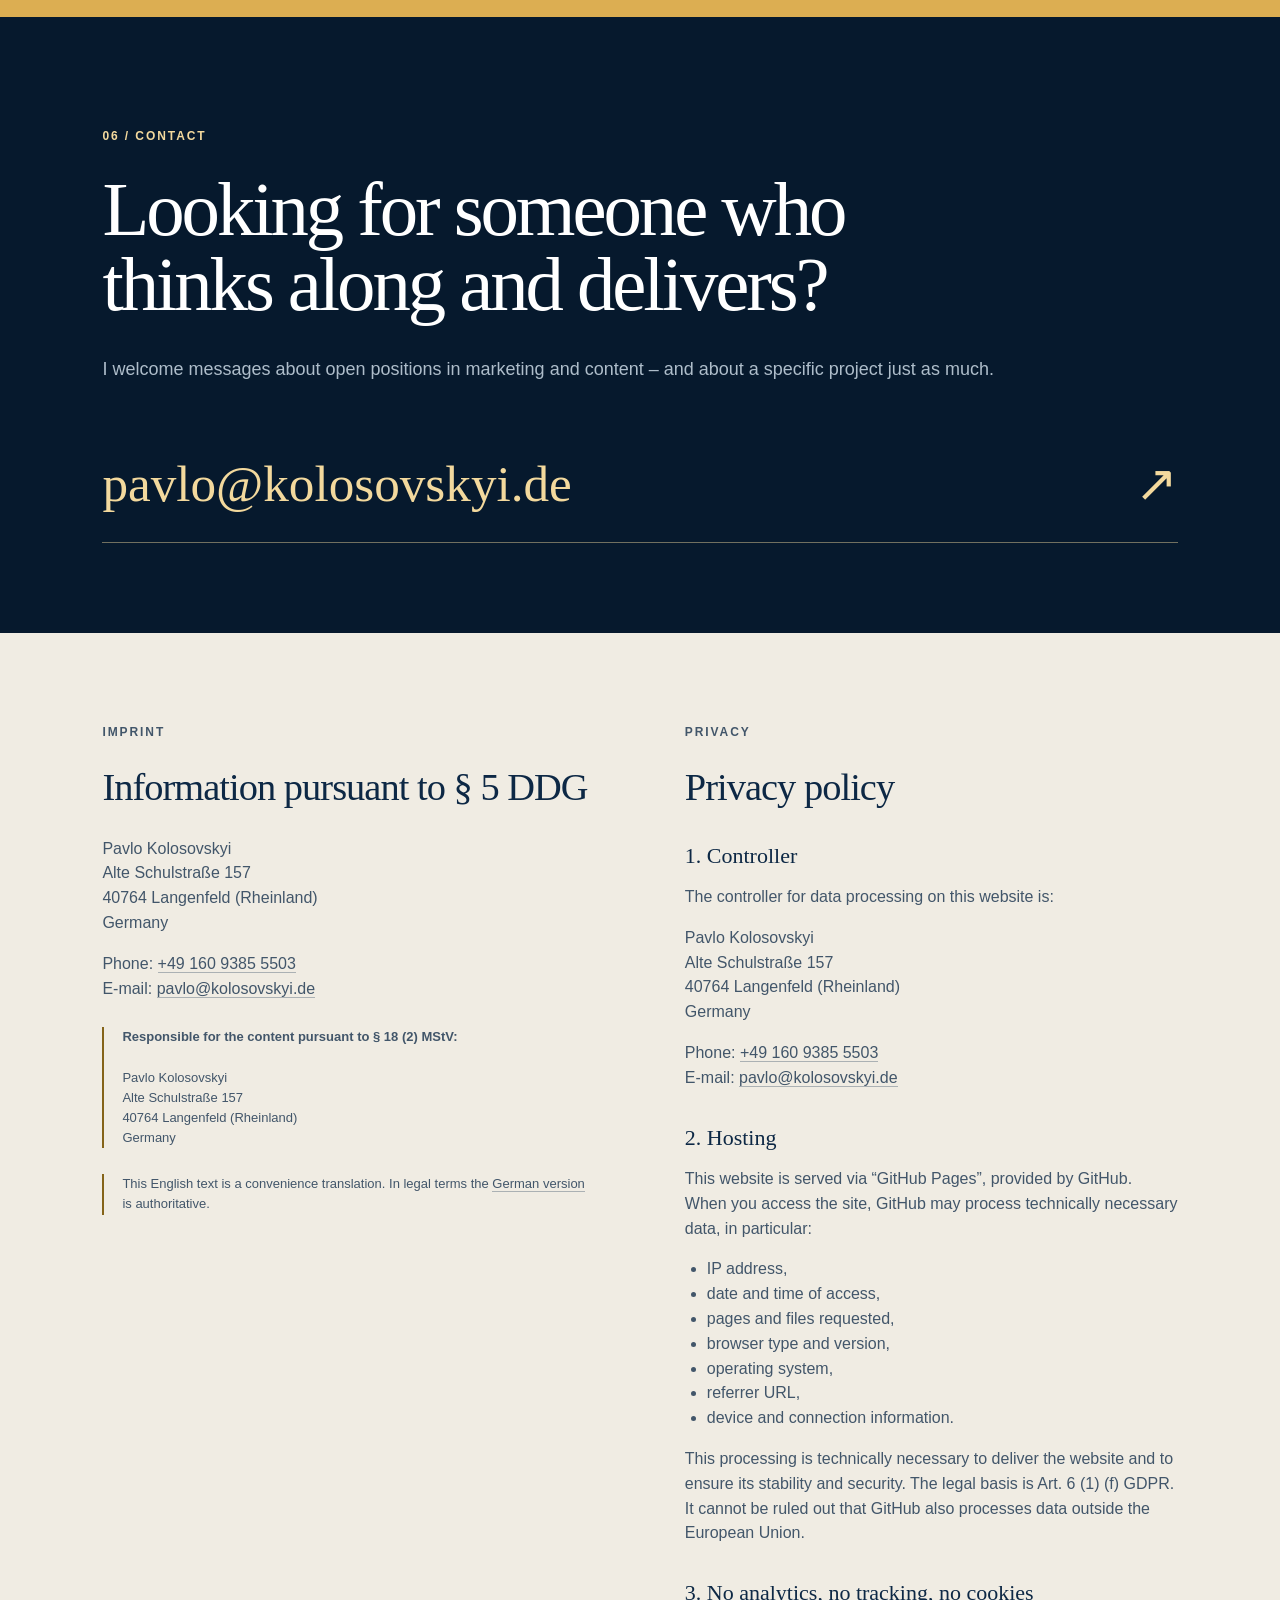
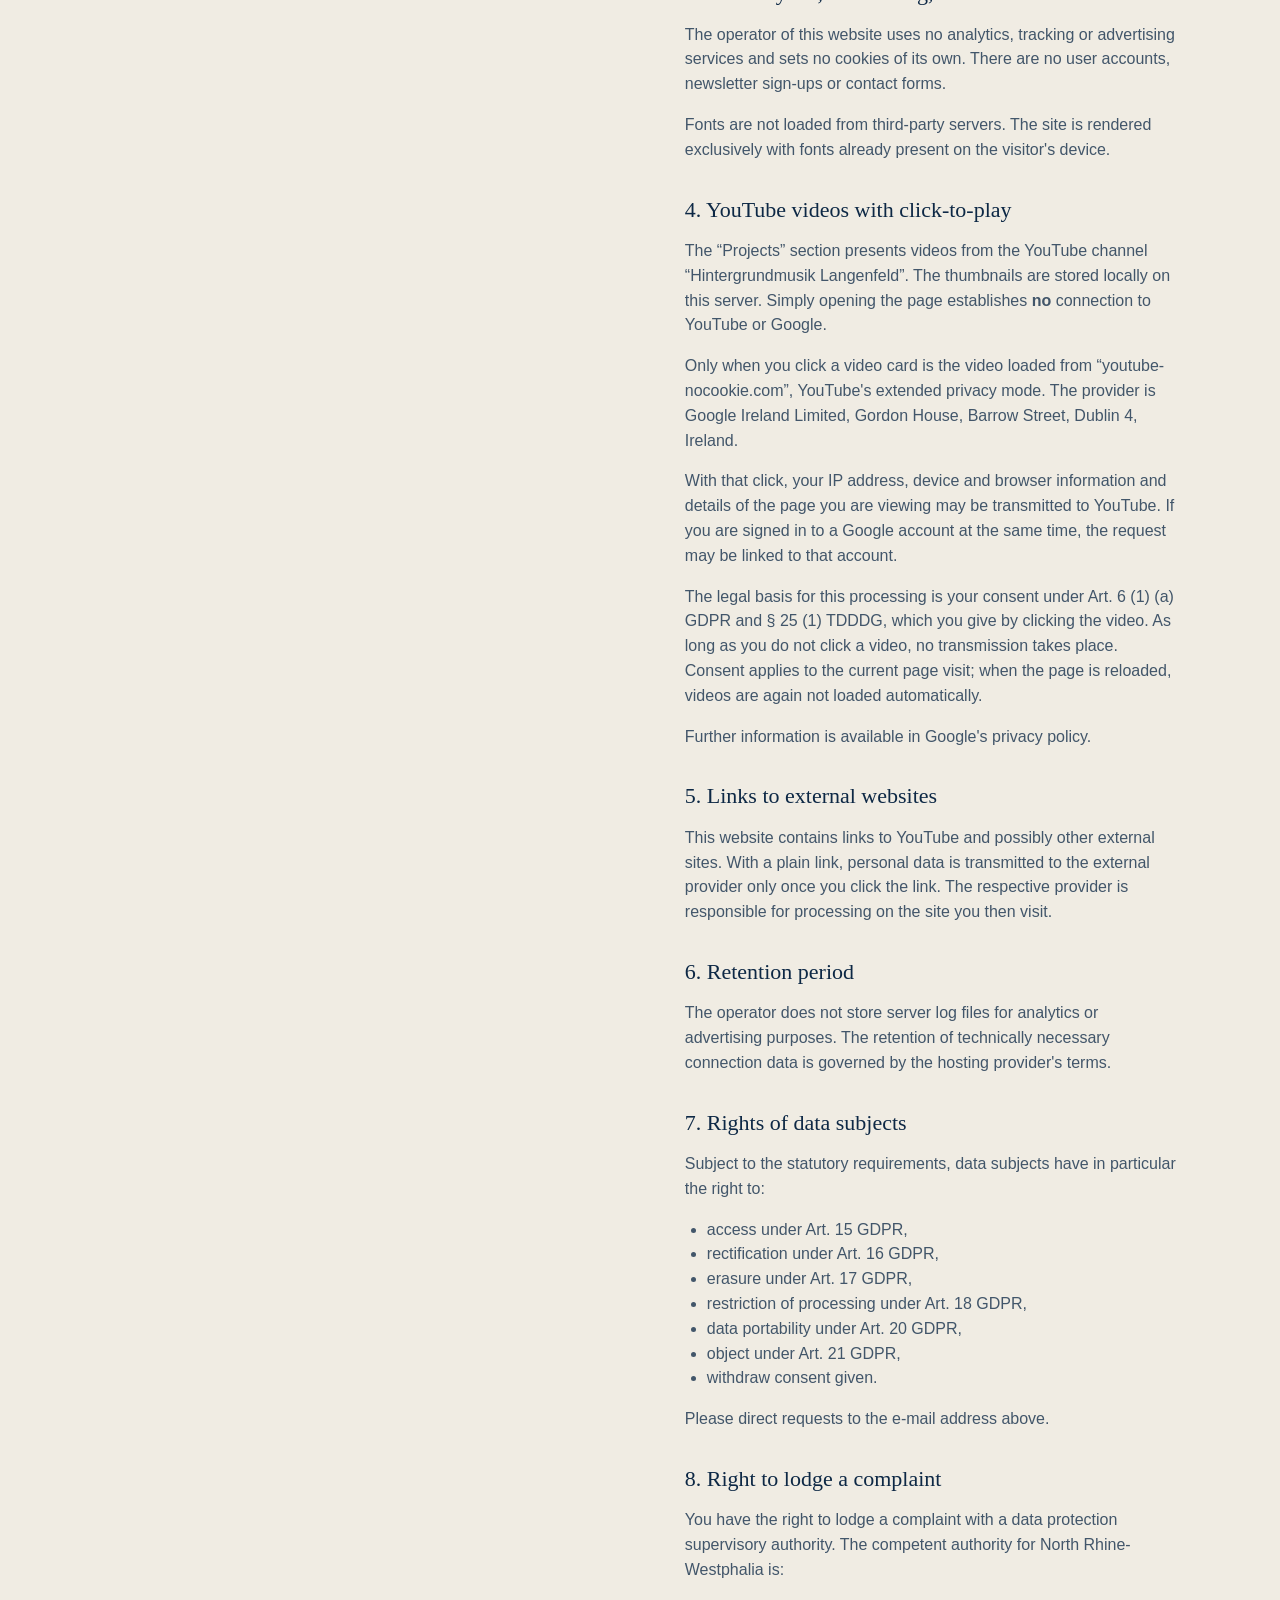
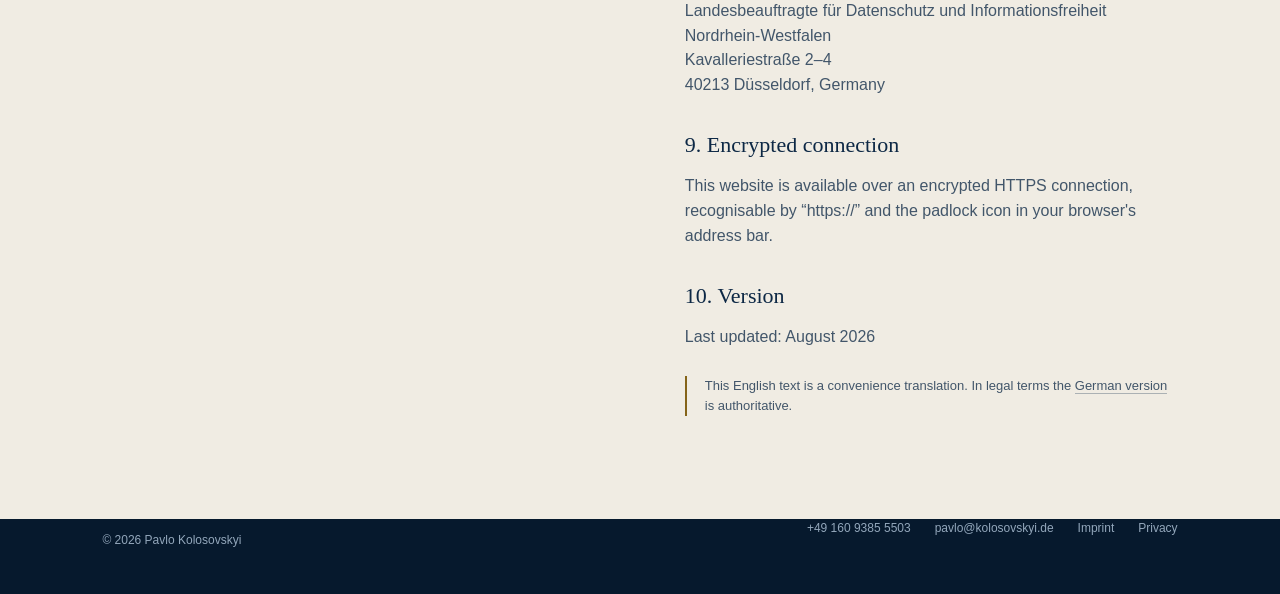
<file: en/index.html>
<!doctype html>
<html lang="en">
  <head>
    <meta charset="utf-8" />
    <meta name="viewport" content="width=device-width, initial-scale=1" />
    <title>Pavlo Kolosovskyi | Marketing, Content &amp; AI</title>
    <meta name="description" content="Portfolio of Pavlo Kolosovskyi, based in Langenfeld, Germany: B2B communication, video, music and AI-assisted content production." />
    <meta name="robots" content="index,follow" />
    <meta name="author" content="Pavlo Kolosovskyi" />
    <meta name="theme-color" content="#06192d" />

    <link rel="canonical" href="https://kolosovskyi.de/en/" />
    <link rel="alternate" hreflang="de" href="https://kolosovskyi.de/" />
    <link rel="alternate" hreflang="en" href="https://kolosovskyi.de/en/" />
    <link rel="alternate" hreflang="uk" href="https://kolosovskyi.de/uk/" />
    <link rel="alternate" hreflang="x-default" href="https://kolosovskyi.de/" />

    <link rel="icon" href="../assets/favicon.ico" sizes="any" />
    <link rel="apple-touch-icon" href="../assets/apple-touch-icon.png" />

    <meta property="og:type" content="website" />
    <meta property="og:locale" content="en_GB" />
    <meta property="og:site_name" content="Pavlo Kolosovskyi" />
    <meta property="og:title" content="Pavlo Kolosovskyi | Marketing, Content &amp; AI" />
    <meta property="og:description" content="B2B communication, video, music and AI-assisted content production from Langenfeld, Germany." />
    <meta property="og:url" content="https://kolosovskyi.de/en/" />
    <meta property="og:image" content="https://kolosovskyi.de/assets/og.jpg" />
    <meta property="og:image:width" content="1200" />
    <meta property="og:image:height" content="800" />
    <meta property="og:image:alt" content="Pavlo Kolosovskyi - Marketing, Content and AI" />
    <meta name="twitter:card" content="summary_large_image" />
    <meta name="twitter:title" content="Pavlo Kolosovskyi | Marketing, Content &amp; AI" />
    <meta name="twitter:description" content="B2B communication, video, music and AI-assisted content production from Langenfeld, Germany." />
    <meta name="twitter:image" content="https://kolosovskyi.de/assets/og.jpg" />

    <link rel="stylesheet" href="../assets/style.css" />

    <script type="application/ld+json">
      {
        "@context": "https://schema.org",
        "@type": "ProfilePage",
        "url": "https://kolosovskyi.de/en/",
        "inLanguage": "en",
        "mainEntity": {
          "@type": "Person",
          "name": "Pavlo Kolosovskyi",
          "url": "https://kolosovskyi.de/en/",
          "image": "https://kolosovskyi.de/assets/og.jpg",
          "email": "pavlo@kolosovskyi.de",
          "telephone": "+49 160 9385 5503",
          "jobTitle": "Marketing & Content Specialist",
          "description": "B2B communication, video, music and AI-assisted content production from Langenfeld, Germany.",
          "address": {
            "@type": "PostalAddress",
            "streetAddress": "Alte Schulstraße 157",
            "postalCode": "40764",
            "addressLocality": "Langenfeld (Rheinland)",
            "addressRegion": "North Rhine-Westphalia",
            "addressCountry": "DE"
          },
          "knowsLanguage": ["de", "en", "uk"],
          "knowsAbout": [
            "Marketing",
            "Content production",
            "B2B communication",
            "Artificial intelligence",
            "Video production",
            "Music production",
            "Project coordination",
            "Property management"
          ],
          "sameAs": ["https://www.youtube.com/channel/UC3sv8M5KpYVajxv3SF8W27A"]
        }
      }
    </script>
  </head>

  <body>
    <a class="skip-link" href="#profile">Skip to content</a>

    <header class="site-header">
      <a class="brand" href="#top"><span class="brand-mark">PK</span><span>Pavlo Kolosovskyi</span></a>
      <input class="nav-toggle" type="checkbox" id="nav-toggle" />
      <label class="nav-burger" for="nav-toggle" title="Open and close menu">
        <span aria-hidden="true"></span><span aria-hidden="true"></span><span aria-hidden="true"></span>
        <em>Menu</em>
      </label>
      <nav aria-label="Main navigation">
        <a href="#profile">Profile</a>
        <a href="#skills">Skills</a>
        <a href="#experience">Experience</a>
        <a href="#projects">Projects</a>
        <a class="nav-cta" href="#contact">Contact</a>
        <div class="lang-switch">
          <a href="../index.html" lang="de" hreflang="de">DE</a>
          <a href="index.html" aria-current="true" lang="en" hreflang="en">EN</a>
          <a href="../uk/index.html" lang="uk" hreflang="uk">UA</a>
        </div>
      </nav>
    </header>

    <main>
      <section class="hero" id="top">
        <div class="hero-layout">
          <div class="hero-copy">
            <p class="hero-kicker">Portfolio · Langenfeld</p>
            <h1><span>Pavlo</span> <span>Kolosovskyi</span></h1>
            <div class="hero-rule" aria-hidden="true"><span></span></div>
            <p class="hero-disciplines">Marketing · Content · AI</p>
            <p class="hero-summary">B2B communication, video and music with AI support – alongside property and facility management.</p>
            <div class="hero-actions">
              <a class="button button-gold" href="#profile">Explore profile</a>
              <a class="button button-outline-light" href="../assets/profile-en.pdf">Short profile (PDF) <span aria-hidden="true">↗</span></a>
            </div>
          </div>
          <div class="hero-portrait" role="img" aria-label="Portrait of Pavlo Kolosovskyi"></div>
        </div>
        <a class="scroll-cue" href="#profile"><span>Discover more</span><b aria-hidden="true">↓</b></a>
      </section>

      <section class="seeking" id="looking-for">
        <p class="seeking-status"><span class="status-dot" aria-hidden="true"></span>Currently looking for a permanent position</p>
        <dl class="seeking-grid">
          <div class="seeking-item"><dt>Position</dt><dd>Marketing &amp; Content · Property management</dd></div>
          <div class="seeking-item"><dt>Scope</dt><dd>Full-time</dd></div>
          <div class="seeking-item"><dt>Available</dt><dd>immediately</dd></div>
          <div class="seeking-item"><dt>Work permit</dt><dd>unrestricted</dd></div>
          <div class="seeking-item"><dt>Region</dt><dd>Düsseldorf / Cologne area</dd></div>
        </dl>
      </section>

      <section class="intro" id="profile">
        <p class="section-label">01 / Profile</p>
        <div>
          <h2>Think strategically.<br />Deliver pragmatically.</h2>
          <p>I combine business and technical training with many years of experience in company management, sales, construction and real estate. Today I use that foundation to develop content people actually understand – structured, dependable and focused on the result.</p>
        </div>
      </section>

      <section class="expertise-section" id="skills">
        <div class="section-heading">
          <p class="section-label">02 / Skills</p>
          <h2>Where experience meets<br />new tools.</h2>
        </div>
        <div class="expertise-grid">
          <article class="expertise-card">
            <div class="card-number">01</div>
            <h3>Content &amp; Media</h3>
            <p>Concepts, copy, short video, photography, music and presentations – from the idea to the finished format.</p>
            <span class="card-arrow" aria-hidden="true">↗</span>
          </article>
          <article class="expertise-card">
            <div class="card-number">02</div>
            <h3>B2B &amp; Technical</h3>
            <p>Complex products from construction, metal and real estate communicated clearly and convincingly.</p>
            <span class="card-arrow" aria-hidden="true">↗</span>
          </article>
          <article class="expertise-card">
            <div class="card-number">03</div>
            <h3>AI &amp; Efficiency</h3>
            <p>GPT, Gemini, Suno, Canva and CapCut for research, drafts and structured content workflows.</p>
            <span class="card-arrow" aria-hidden="true">↗</span>
          </article>
        </div>
      </section>

      <section class="experience-section" id="experience">
        <div class="experience-intro">
          <p class="section-label">03 / Experience</p>
          <h2>A path with<br />substance.</h2>
          <p>More than 20 years among clients, technology, budgets and responsibility – now translated into modern communication.</p>
        </div>
        <div class="timeline">
          <article class="timeline-item">
            <p class="timeline-period">2025 – today</p>
            <div>
              <h3>Own content and media projects</h3>
              <p>Short videos, music, B2B communication, presentations and social media formats.</p>
            </div>
          </article>
          <article class="timeline-item">
            <p class="timeline-period">03/2026 – 08/2026</p>
            <div>
              <h3>Caretaker &amp; technical facility management</h3>
              <p>Kinderzentren Kunterbunt GmbH &amp; Co. KG – maintenance, technical inspections, defect tracking and coordination with service providers.</p>
            </div>
          </article>
          <article class="timeline-item">
            <p class="timeline-period">2020 – today</p>
            <div>
              <h3>Property and facility management (remote)</h3>
              <p>Property Management Kadastr LLC – budgets, service providers, scheduling and digital workflows.</p>
            </div>
          </article>
          <article class="timeline-item">
            <p class="timeline-period">2007 – 2021</p>
            <div>
              <h3>Self-employed entrepreneur</h3>
              <p>Cost calculation, purchasing, subcontractors and client communication in granite, marble, construction and renovation – including all of the advertising.</p>
            </div>
          </article>
          <article class="timeline-item">
            <p class="timeline-period">2000 – 2007</p>
            <div>
              <h3>Commercial director &amp; engineer</h3>
              <p>Kyiv – purchasing, sales, supplier relationships and team management; later technical inspection and quality assurance in construction.</p>
            </div>
          </article>
        </div>
      </section>

      <section class="projects-section" id="projects">
        <div class="section-heading">
          <p class="section-label">04 / Projects</p>
          <h2>Hintergrundmusik<br />Langenfeld.</h2>
        </div>
        <p class="project-lead">An independent YouTube channel with calm background music for cafés, restaurants, work and relaxation. Concept, music, visual language, titles, descriptions and thumbnails are all produced in-house – from the idea to publication. An ongoing example of how I plan, produce and publish content.</p>

        <div class="video-grid">
          <article class="video-card">
            <button class="video-frame" type="button" data-video="T-BLoHEZqq4" data-title="Langenfeld at Night – background music for relaxing">
              <img src="../assets/video-1.jpg" alt="Thumbnail: Langenfeld at night" loading="lazy" width="640" height="360" />
              <span class="play-badge" aria-hidden="true">▶</span>
            </button>
            <div class="video-body">
              <p class="video-date">16 August 2026</p>
              <h3>Langenfeld at Night</h3>
              <p>Calm music for relaxing and falling asleep.</p>
            </div>
          </article>

          <article class="video-card">
            <button class="video-frame" type="button" data-video="KfmmcKByRnE" data-title="Langenfeld in the Morning – background music for café and restaurant">
              <img src="../assets/video-2.jpg" alt="Thumbnail: Langenfeld in the morning" loading="lazy" width="640" height="360" />
              <span class="play-badge" aria-hidden="true">▶</span>
            </button>
            <div class="video-body">
              <p class="video-date">11 August 2026</p>
              <h3>Langenfeld in the Morning</h3>
              <p>Relaxed music for cafés, restaurants and breakfast.</p>
            </div>
          </article>

          <article class="video-card">
            <button class="video-frame" type="button" data-video="vcA06M4yHZA" data-title="Langenfeld in the Evening Light – calm music">
              <img src="../assets/video-3.jpg" alt="Thumbnail: Langenfeld in the evening light" loading="lazy" width="640" height="360" />
              <span class="play-badge" aria-hidden="true">▶</span>
            </button>
            <div class="video-body">
              <p class="video-date">3 August 2026</p>
              <h3>Langenfeld in the Evening Light</h3>
              <p>The channel opener: calm music for the evening.</p>
            </div>
          </article>
        </div>

        <p class="video-note">The thumbnails are stored on this server. No connection to YouTube is made until you click a video.</p>

        <p class="channel-action">
          <a class="button button-gold" href="https://www.youtube.com/channel/UC3sv8M5KpYVajxv3SF8W27A" target="_blank" rel="noopener">Open the channel on YouTube <span aria-hidden="true">↗</span></a>
        </p>
      
        <article class="project-data">
          <p class="project-data-kicker">Data analysis</p>
          <h3>Regional Seasonal Deviation Index</h3>
          <p>Is unemployment in a district rising more than the season alone would explain? The Federal Employment Agency publishes seasonally adjusted figures for Germany and the federal states — a running monthly series for all districts is not part of that. This analysis closes the gap: own calculation based on the official interface, updated monthly, for all 53 districts in North Rhine-Westphalia.</p>
          <div class="project-figures">
            <div><p class="fig-label">Districts in NRW</p><p class="fig-value">53</p></div>
            <div><p class="fig-label">Monthly values per district</p><p class="fig-value">235</p></div>
            <div><p class="fig-label">Data points</p><p class="fig-value">~49,000</p></div>
            <div><p class="fig-label">Agreement with the official series</p><p class="fig-value">r = 0.915</p></div>
          </div>
          <p class="project-stack">Federal Employment Agency API · PostgreSQL · SQL · time-series and seasonal analysis · automated monthly updates · data visualisation</p>
          <ul>
            <li>235 monthly values per district from January 2007, taken directly from the official interface</li>
            <li>Seasonal adjustment in SQL, result checked against the official series</li>
            <li>Limits of the method documented openly rather than in the small print</li>
          </ul>
          <p class="channel-action">
            <a class="button button-gold" href="../rsa/">View the analysis <span aria-hidden="true">↗</span></a>
          </p>
        </article>
      </section>

      <section class="news-section" id="news">
        <div class="section-heading">
          <p class="section-label">05 / News</p>
          <h2>What is being<br />built right now.</h2>
        </div>
        <div class="news-list">
          <article class="news-item">
            <p class="news-date">16 Aug 2026</p>
            <div>
              <h3>New video: Langenfeld at Night</h3>
              <p>The third episode of the series is online – calm night music for relaxing and falling asleep, again with its own visual language in blue and gold.</p>
            </div>
          </article>
          <article class="news-item">
            <p class="news-date">03 Aug 2026</p>
            <div>
              <h3>Launch of the “Hintergrundmusik Langenfeld” channel</h3>
              <p>The channel is live. The goal is a growing series of calm pieces accompanying Langenfeld at different times of day.</p>
            </div>
          </article>
        </div>
      </section>

      <section class="tools">
        <p>Tools &amp; working style</p>
        <div class="tool-row">
          <span>ChatGPT</span><span>Gemini</span><span>Suno</span><span>Canva</span><span>CapCut</span><span>Microsoft 365</span><span>AutoCAD</span>
        </div>
      </section>

      <section class="contact" id="contact">
        <p class="section-label light">06 / Contact</p>
        <h2>Looking for someone who<br />thinks along and delivers?</h2>
        <p class="contact-copy">I welcome messages about open positions in marketing and content – and about a specific project just as much.</p>
        <a class="contact-link" href="mailto:pavlo@kolosovskyi.de">pavlo@kolosovskyi.de <span aria-hidden="true">↗</span></a>
      </section>

      <section class="legal-section" aria-label="Legal information">
        <article id="imprint">
          <p class="section-label">Imprint</p>
          <h2>Information pursuant to § 5 DDG</h2>
          <p>Pavlo Kolosovskyi<br />Alte Schulstraße 157<br />40764 Langenfeld (Rheinland)<br />Germany</p>
          <p>Phone: <a href="tel:+4916093855503">+49 160 9385 5503</a><br />E-mail: <a href="mailto:pavlo@kolosovskyi.de">pavlo@kolosovskyi.de</a></p>
          <p class="legal-note"><strong>Responsible for the content pursuant to § 18 (2) MStV:</strong><br /><br />Pavlo Kolosovskyi<br />Alte Schulstraße 157<br />40764 Langenfeld (Rheinland)<br />Germany</p>
          <p class="legal-note">This English text is a convenience translation. In legal terms the <a href="../index.html#impressum">German version</a> is authoritative.</p>
        </article>

        <article id="privacy">
          <p class="section-label">Privacy</p>
          <h2>Privacy policy</h2>

          <h3>1. Controller</h3>
          <p>The controller for data processing on this website is:</p>
          <p>Pavlo Kolosovskyi<br />Alte Schulstraße 157<br />40764 Langenfeld (Rheinland)<br />Germany</p>
          <p>Phone: <a href="tel:+4916093855503">+49 160 9385 5503</a><br />E-mail: <a href="mailto:pavlo@kolosovskyi.de">pavlo@kolosovskyi.de</a></p>

          <h3>2. Hosting</h3>
          <p>This website is served via “GitHub Pages”, provided by GitHub. When you access the site, GitHub may process technically necessary data, in particular:</p>
          <ul><li>IP address,</li><li>date and time of access,</li><li>pages and files requested,</li><li>browser type and version,</li><li>operating system,</li><li>referrer URL,</li><li>device and connection information.</li></ul>
          <p>This processing is technically necessary to deliver the website and to ensure its stability and security. The legal basis is Art. 6 (1) (f) GDPR. It cannot be ruled out that GitHub also processes data outside the European Union.</p>

          <h3>3. No analytics, no tracking, no cookies</h3>
          <p>The operator of this website uses no analytics, tracking or advertising services and sets no cookies of its own. There are no user accounts, newsletter sign-ups or contact forms.</p>
          <p>Fonts are not loaded from third-party servers. The site is rendered exclusively with fonts already present on the visitor's device.</p>

          <h3>4. YouTube videos with click-to-play</h3>
          <p>The “Projects” section presents videos from the YouTube channel “Hintergrundmusik Langenfeld”. The thumbnails are stored locally on this server. Simply opening the page establishes <strong>no</strong> connection to YouTube or Google.</p>
          <p>Only when you click a video card is the video loaded from “youtube-nocookie.com”, YouTube's extended privacy mode. The provider is Google Ireland Limited, Gordon House, Barrow Street, Dublin 4, Ireland.</p>
          <p>With that click, your IP address, device and browser information and details of the page you are viewing may be transmitted to YouTube. If you are signed in to a Google account at the same time, the request may be linked to that account.</p>
          <p>The legal basis for this processing is your consent under Art. 6 (1) (a) GDPR and § 25 (1) TDDDG, which you give by clicking the video. As long as you do not click a video, no transmission takes place. Consent applies to the current page visit; when the page is reloaded, videos are again not loaded automatically.</p>
          <p>Further information is available in Google's privacy policy.</p>

          <h3>5. Links to external websites</h3>
          <p>This website contains links to YouTube and possibly other external sites. With a plain link, personal data is transmitted to the external provider only once you click the link. The respective provider is responsible for processing on the site you then visit.</p>

          <h3>6. Retention period</h3>
          <p>The operator does not store server log files for analytics or advertising purposes. The retention of technically necessary connection data is governed by the hosting provider's terms.</p>

          <h3>7. Rights of data subjects</h3>
          <p>Subject to the statutory requirements, data subjects have in particular the right to:</p>
          <ul><li>access under Art. 15 GDPR,</li><li>rectification under Art. 16 GDPR,</li><li>erasure under Art. 17 GDPR,</li><li>restriction of processing under Art. 18 GDPR,</li><li>data portability under Art. 20 GDPR,</li><li>object under Art. 21 GDPR,</li><li>withdraw consent given.</li></ul>
          <p>Please direct requests to the e-mail address above.</p>

          <h3>8. Right to lodge a complaint</h3>
          <p>You have the right to lodge a complaint with a data protection supervisory authority. The competent authority for North Rhine-Westphalia is:</p>
          <p>Landesbeauftragte für Datenschutz und Informationsfreiheit Nordrhein-Westfalen<br />Kavalleriestraße 2–4<br />40213 Düsseldorf, Germany</p>

          <h3>9. Encrypted connection</h3>
          <p>This website is available over an encrypted HTTPS connection, recognisable by “https://” and the padlock icon in your browser's address bar.</p>

          <h3>10. Version</h3>
          <p>Last updated: August 2026</p>
          <p class="legal-note">This English text is a convenience translation. In legal terms the <a href="../index.html#datenschutz">German version</a> is authoritative.</p>
        </article>
      </section>
    </main>

    <footer class="site-footer">
      <p>© 2026 Pavlo Kolosovskyi</p>
      <div>
        <a href="tel:+4916093855503">+49 160 9385 5503</a>
        <a href="mailto:pavlo@kolosovskyi.de">pavlo@kolosovskyi.de</a>
        <a href="#imprint">Imprint</a>
        <a href="#privacy">Privacy</a>
      </div>
    </footer>

    <script src="../assets/site.js"></script>
  </body>
</html>
</file>
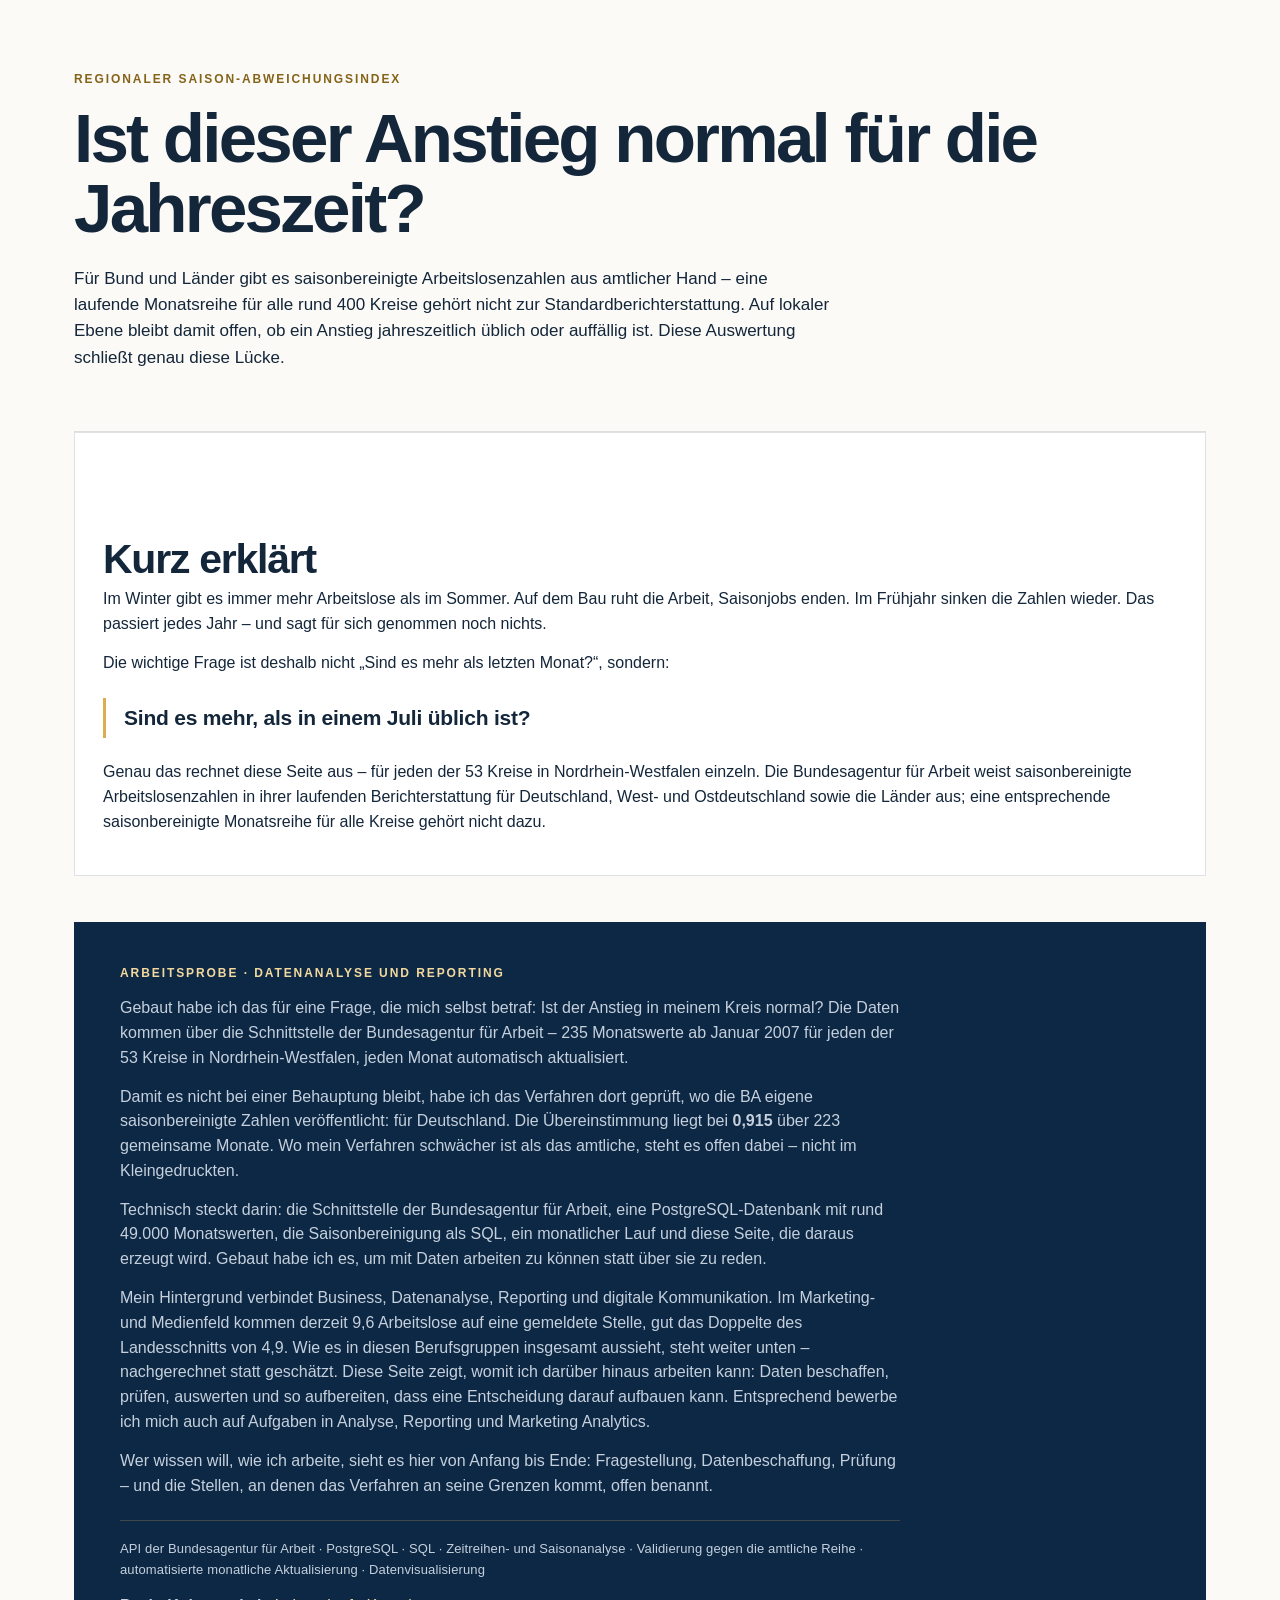
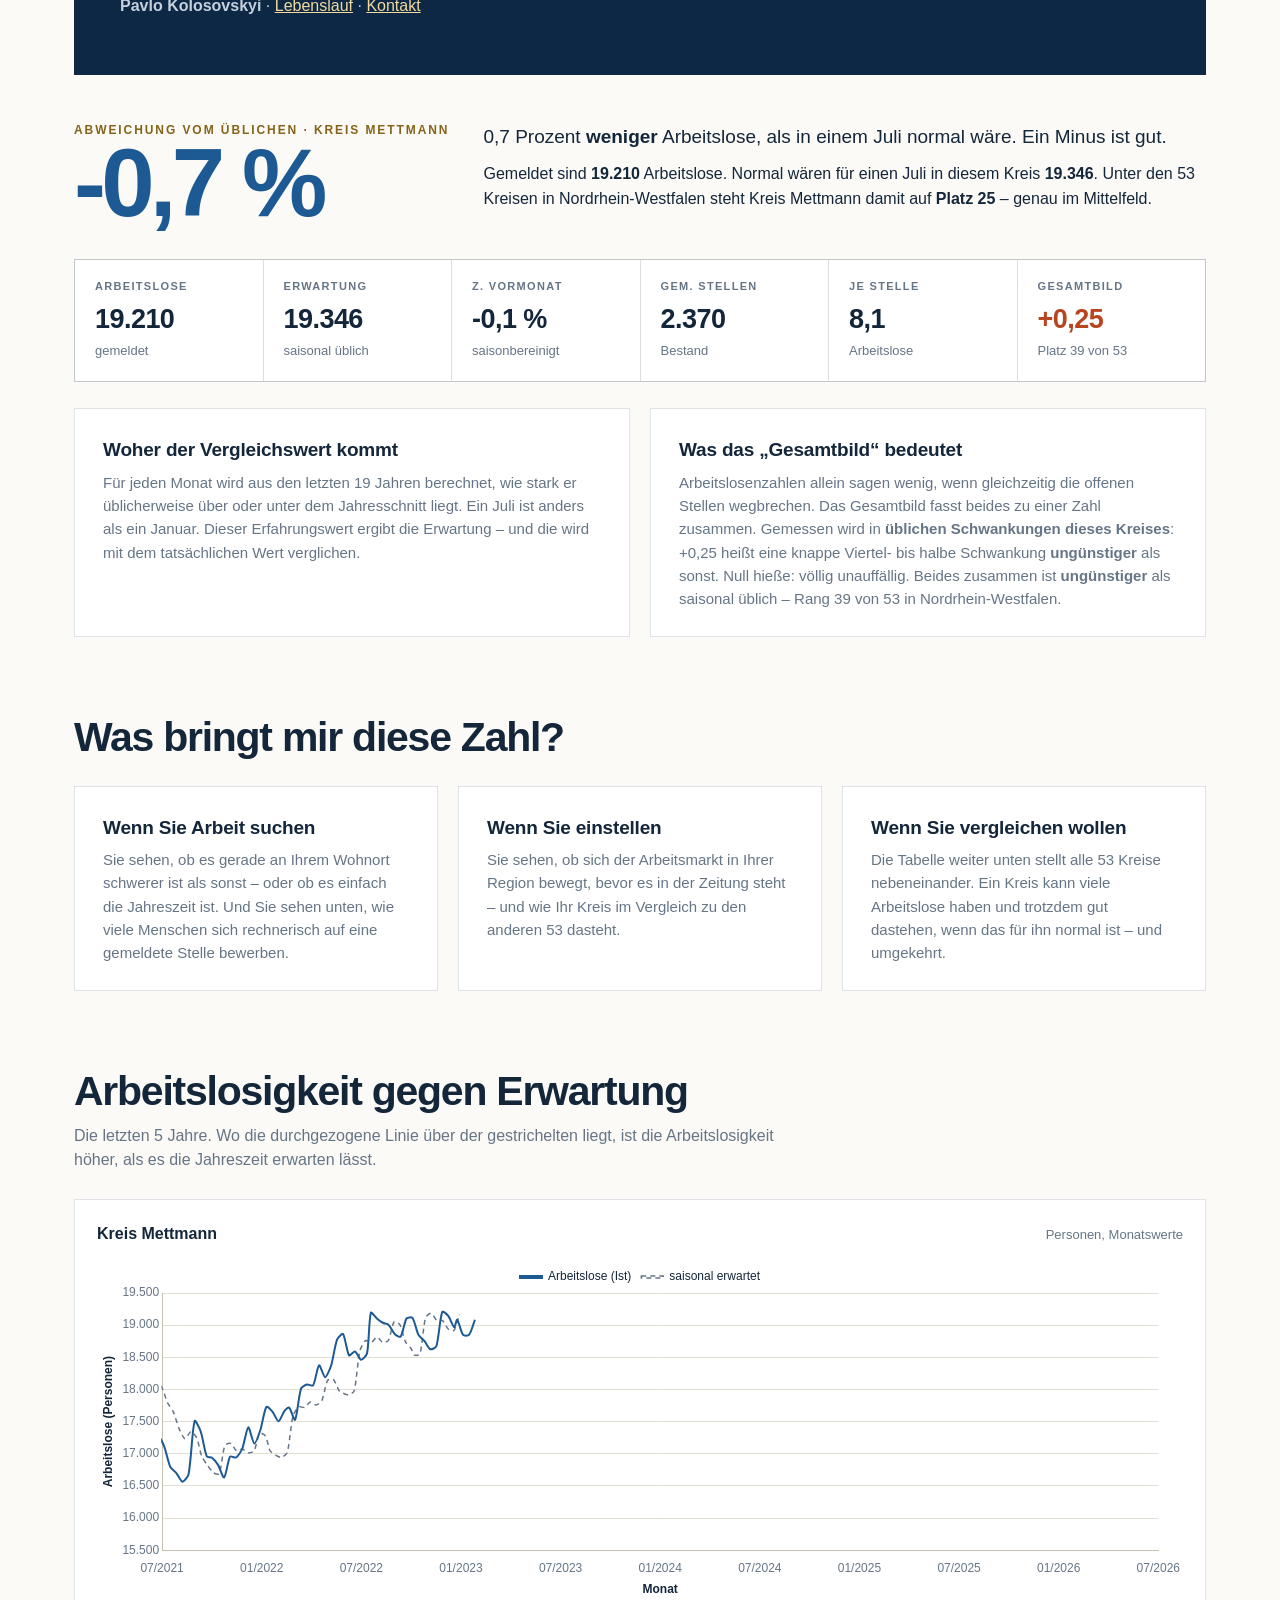
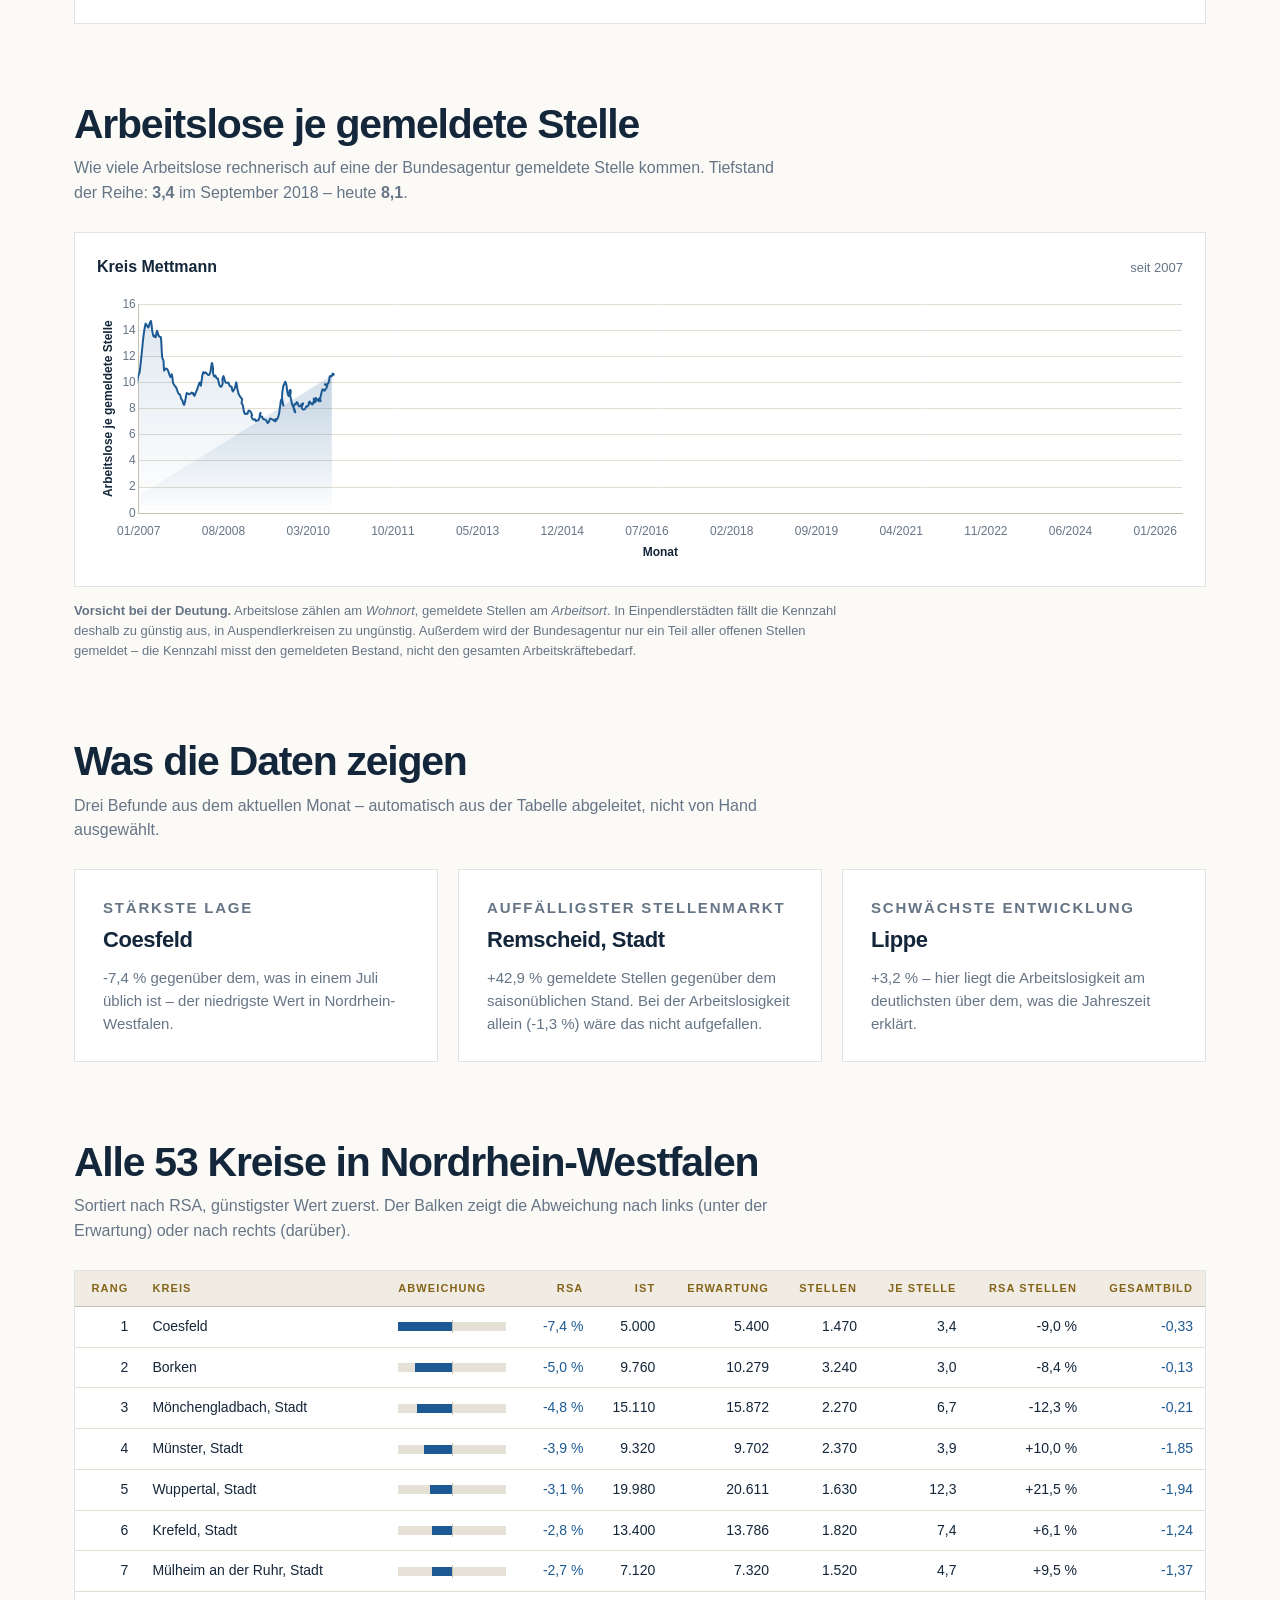
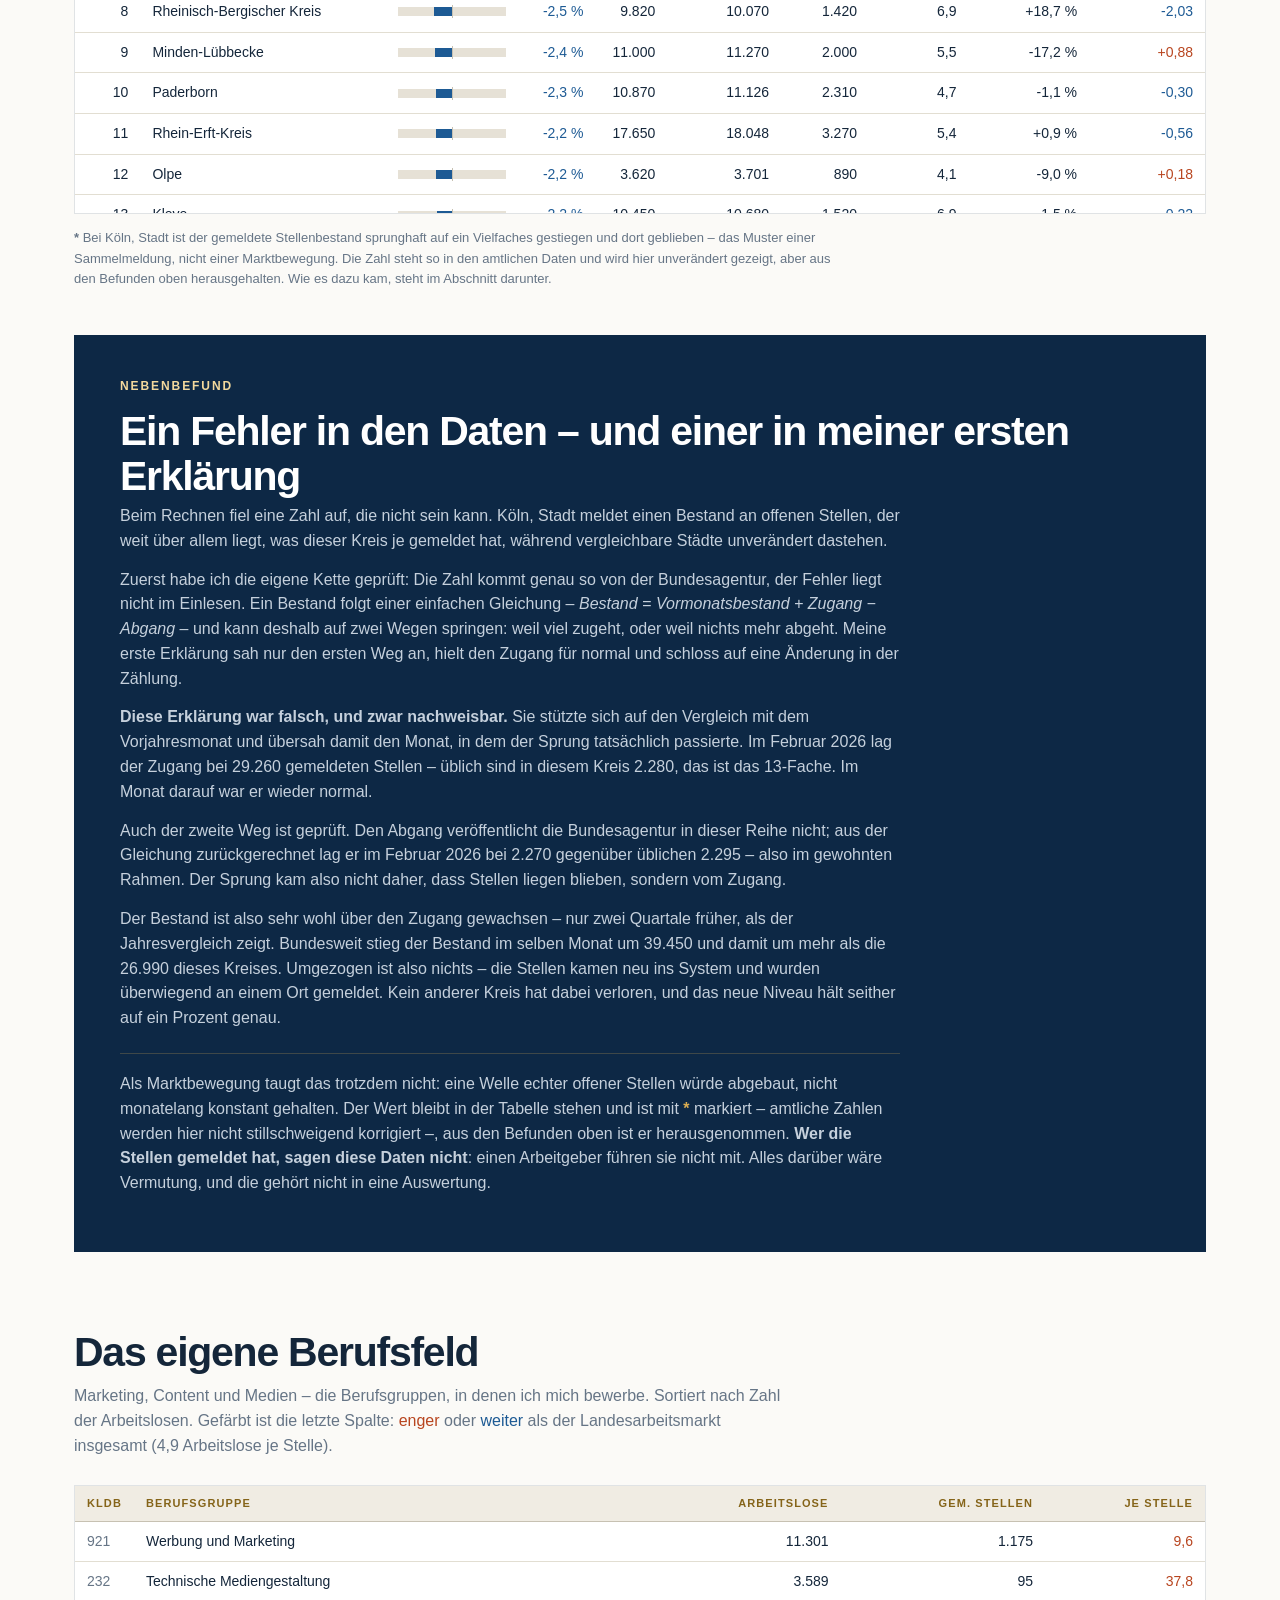
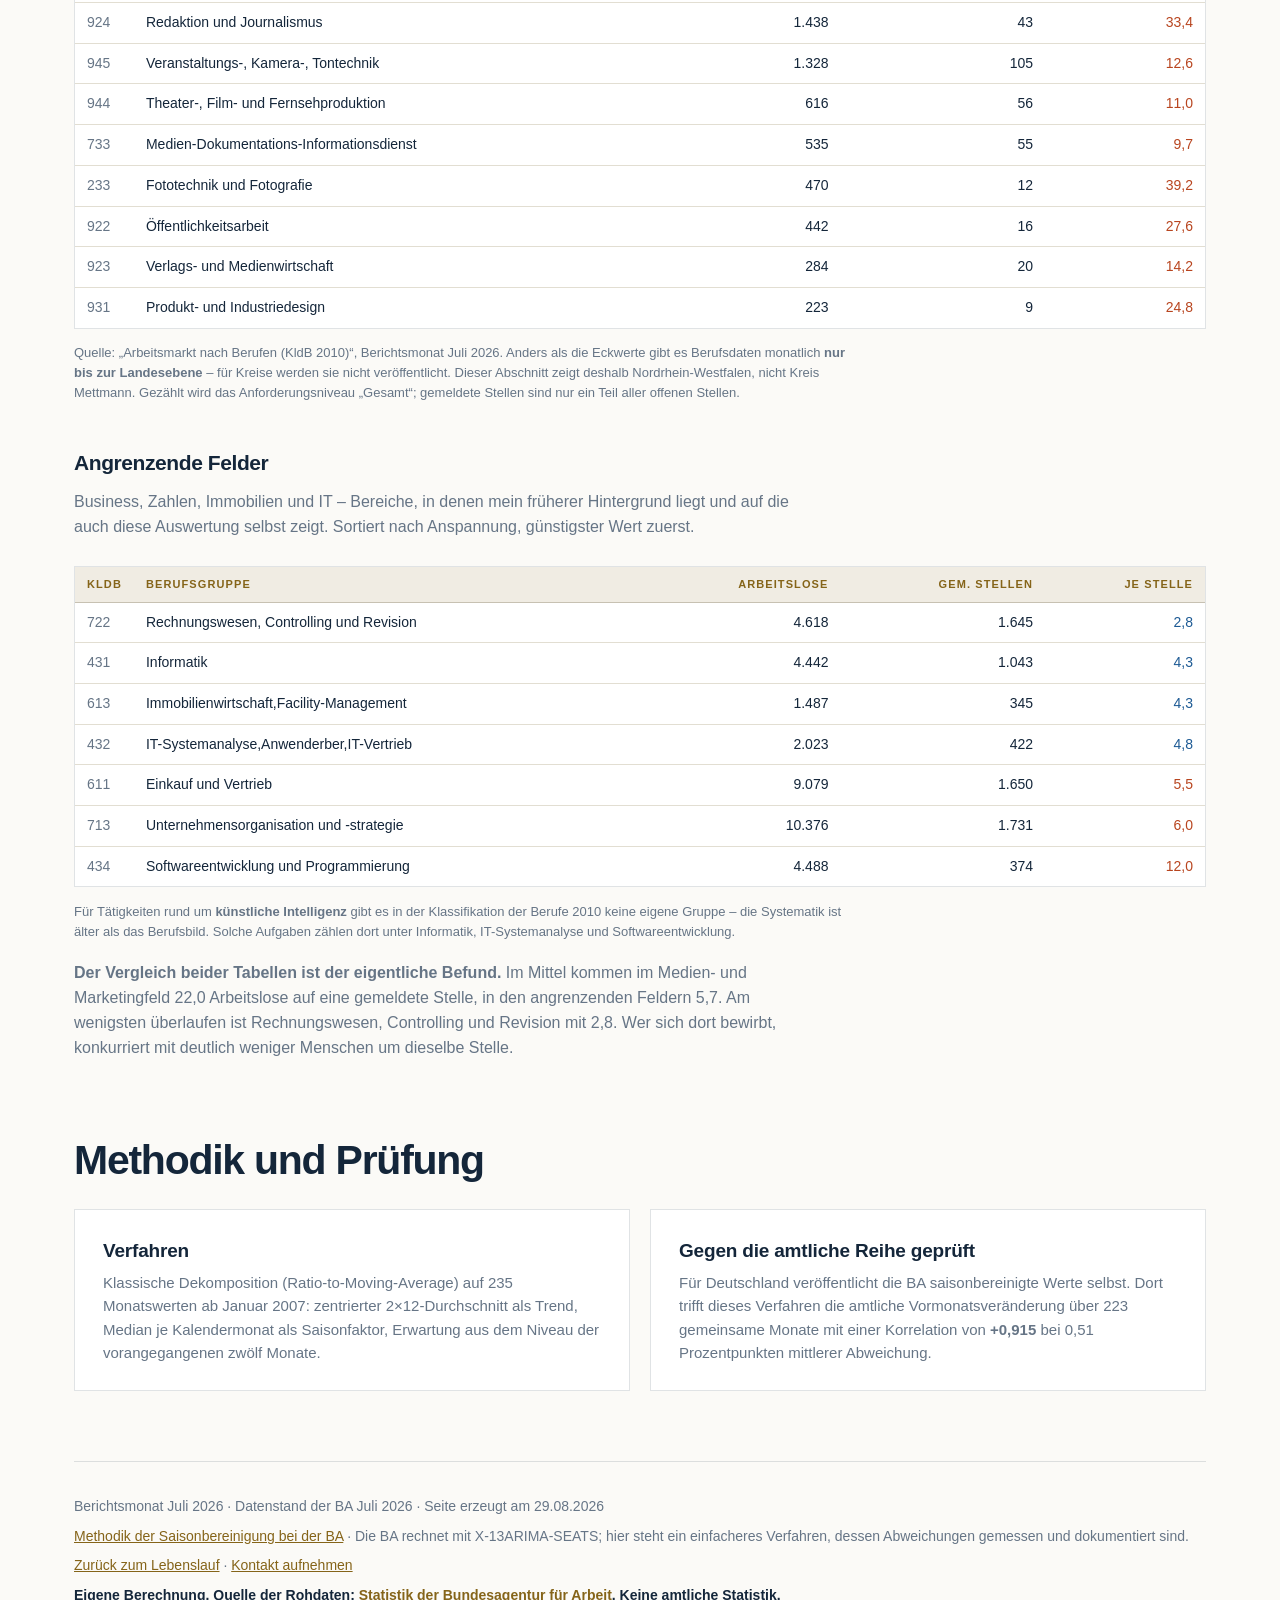
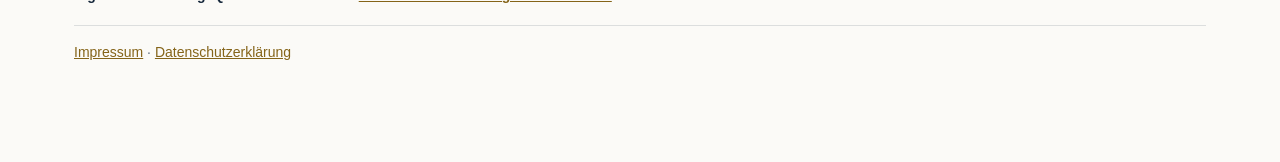
<file: rsa/index.html>
<!doctype html>
<html lang="de">
<head>
<meta charset="utf-8">
<meta name="viewport" content="width=device-width, initial-scale=1">
<title>RSA – Regionaler Saison-Abweichungsindex · Kreis Mettmann</title>
<meta name="description" content="Saisonbereinigte Betrachtung des Arbeitsmarktes auf Kreisebene. Eigene Berechnung auf Grundlage der Statistik der Bundesagentur für Arbeit.">
<style>
/* Farben und Typografie von kolosovskyi.de uebernommen. Die Seite ist
   bewusst nur hell - der Hauptauftritt kennt keinen Dunkelmodus, und ein
   abweichender Unterbau waere als Fremdkoerper zu sehen.
   Die beiden Datenfarben sind aus dem Navy der Marke abgeleitet und mit
   dem Palettenpruefer gegen den Papierton geprueft: CVD dE 18.2,
   Normalsicht 27.2, Kontrast ueber 3:1. Das Gold der Marke faellt als
   Datenfarbe durch (Saettigung zu niedrig, liest sich grau) und bleibt
   deshalb Akzent fuer Text und Linien. */
:root {
  color-scheme: light;
  --navy: #0d2845;
  --navy-deep: #06192d;
  --gold: #dcae52;
  --gold-ink: #856419;
  --gold-soft: #f3d99d;
  --cream: #f5f1e8;
  --paper: #fbfaf7;
  --shell: #f0ece3;
  --ink: #14263a;
  --muted: #667586;
  --rand: rgba(20, 38, 58, .13);
  --serie: #1d5a94;
  --pol-hoch: #b8451f;
  --pol-tief: #1d5a94;
  --mitte: #e6e1d6;
  --grid: #e2ded2;
  --achse: #c7c1b2;
}
* { box-sizing: border-box; }
body {
  background: var(--paper); color: var(--ink); margin: 0;
  font-family: Arial, Helvetica, sans-serif; line-height: 1.55;
}
main { max-width: 1180px; margin: 0 auto; padding: 0 24px 90px; }
a { color: var(--gold-ink); }

.label {
  color: var(--gold-ink); font-size: 12px; font-weight: 800;
  letter-spacing: .16em; text-transform: uppercase;
}
.label.hell { color: var(--gold-soft); }

h1 { font-size: clamp(40px, 5.4vw, 74px); letter-spacing: -.04em;
     line-height: 1.02; margin: 14px 0 0; font-weight: 700; }
h2 { font-size: clamp(28px, 3.2vw, 44px); letter-spacing: -.03em;
     line-height: 1.08; margin: 78px 0 6px; font-weight: 700; }
h3 { font-size: 19px; margin: 0 0 6px; letter-spacing: -.01em; }
.unter { color: var(--muted); margin: 10px 0 26px; max-width: 720px; }
p { margin: 0 0 14px; }

header { padding: 70px 0 46px; border-bottom: 1px solid var(--rand); }
.claim { font-size: clamp(17px, 1.3vw, 20px); color: var(--ink);
         max-width: 760px; margin-top: 22px; }

.flaeche { background: #fff; border: 1px solid var(--rand); padding: 26px 28px; }
.paar { display: grid; gap: 20px; margin-top: 26px;
        grid-template-columns: repeat(auto-fit, minmax(17rem, 1fr)); }
.paar p { color: var(--muted); font-size: 15px; margin: 0; }

/* Dunkler Block in der Bildsprache der Projektsektion */
.dunkel { background: var(--navy); color: #fff; margin: 46px 0 0;
          padding: 42px 46px; }
.dunkel h2, .dunkel h3 { color: #fff; margin-top: 0; }
.dunkel p { color: #c5d0dc; max-width: 780px; }
.dunkel a { color: var(--gold-soft); }
.dunkel .trenner { border-top: 1px solid rgba(220,174,82,.24);
                   margin-top: 22px; padding-top: 18px; }
@media (max-width: 640px) { .dunkel { padding: 28px 22px; } }

.held { margin-top: 46px; display: grid; gap: 34px; align-items: center;
        grid-template-columns: minmax(0,auto) minmax(0,1fr); }
@media (max-width: 780px) { .held { grid-template-columns: 1fr; gap: 18px; } }
.held .zahl { font-size: clamp(58px, 9vw, 96px); line-height: .92;
              letter-spacing: -.05em; font-weight: 700; }
.klartext { font-size: 19px; color: var(--ink); margin-bottom: 10px; }
.hoch { color: var(--pol-hoch); }
.tief { color: var(--pol-tief); }

.kacheln { display: grid; gap: 1px; background: var(--rand); margin-top: 32px;
           border: 1px solid var(--rand);
           grid-template-columns: repeat(auto-fit, minmax(10.5rem, 1fr)); }
.kachel { background: #fff; padding: 18px 20px 20px; }
.kachel .k-label { color: var(--muted); font-size: 11px; font-weight: 700;
                   letter-spacing: .12em; text-transform: uppercase; }
.kachel .wert { font-size: 27px; font-weight: 700; letter-spacing: -.02em;
                margin-top: 4px; }
.kachel .fuss { color: var(--muted); font-size: 13px; }

.frage { font-size: 21px; font-weight: 700; letter-spacing: -.01em;
         border-left: 3px solid var(--gold); padding: 4px 0 4px 18px;
         margin: 22px 0; }

.diagramm { background: #fff; border: 1px solid var(--rand); padding: 22px; }
.dia-kopf { display: flex; justify-content: space-between; align-items: baseline;
            gap: 16px; margin-bottom: 14px; flex-wrap: wrap; }
.dia-kopf .titel { font-weight: 700; }
.dia-kopf .notiz { color: var(--muted); font-size: 13px; }
.dia-flaeche { position: relative; width: 100%; height: 340px; }
.dia-flaeche.flach { height: 270px; }
@media (max-width: 640px) {
  .dia-flaeche { height: 260px; } .dia-flaeche.flach { height: 220px; }
}

.scroll { overflow: auto; max-height: 34rem; border: 1px solid var(--rand);
          background: #fff; overscroll-behavior: contain; }
table { border-collapse: collapse; width: 100%; font-size: 14px;
        font-variant-numeric: tabular-nums; }
th, td { padding: 9px 12px; text-align: left; white-space: nowrap;
         border-bottom: 1px solid var(--grid); }
thead th { background: var(--shell); color: var(--gold-ink); font-size: 11px;
           font-weight: 800; letter-spacing: .1em; text-transform: uppercase;
           position: sticky; top: 0; border-bottom: 1px solid var(--achse); }
tbody tr:last-child td { border-bottom: 0; }
td.r, th.r { text-align: right; }
tr.hier td { background: var(--cream); font-weight: 700; }
tr.hier td:first-child { box-shadow: inset 3px 0 0 var(--gold); }
td.kldb { color: var(--muted); width: 3.5rem; }
td.balken { width: 8.5rem; padding-right: 16px; }
.spur { position: relative; display: block; height: 9px;
        background: var(--mitte); }
.spur::after { content: ""; position: absolute; left: 50%; top: -2px;
               bottom: -2px; width: 1px; background: var(--achse); }
.spur i { position: absolute; top: 0; height: 9px; display: block; }
sup.flag { color: var(--pol-hoch); font-weight: 700; cursor: help; }

.stack { font-size: 13px; letter-spacing: .01em; }
.fussnote { color: var(--muted); font-size: 13px; max-width: 780px; }
.unter-tabelle { font-size: 21px; margin: 44px 0 4px; letter-spacing: -.02em; }
.befund h3 { font-size: 22px; margin: 4px 0 8px; letter-spacing: -.02em; }
.befund-label { color: var(--gold-ink); font-size: 11px; font-weight: 800;
                letter-spacing: .12em; text-transform: uppercase;
                margin: 0 !important; }

.knopf { display: inline-block; background: var(--gold); color: var(--navy-deep);
         font-weight: 700; text-decoration: none; padding: 13px 22px;
         letter-spacing: .02em; }
.knopf:hover { background: var(--gold-soft); }

footer { margin-top: 70px; padding-top: 26px; border-top: 1px solid var(--rand);
         color: var(--muted); font-size: 14px; }
footer p { margin: 8px 0; }
.pflicht { color: var(--ink); font-weight: 700; }
.rechtliches { margin-top: 18px; padding-top: 16px;
               border-top: 1px solid var(--rand); }
</style>
</head>
<body>
<main>

<header>
  <p class="label">Regionaler Saison-Abweichungsindex</p>
  <h1>Ist dieser Anstieg normal für die Jahreszeit?</h1>
  <p class="claim">
    Für Bund und Länder gibt es saisonbereinigte Arbeitslosenzahlen aus
    amtlicher Hand – eine laufende Monatsreihe für alle rund 400 Kreise gehört
    nicht zur Standardberichterstattung. Auf lokaler Ebene bleibt damit offen,
    ob ein Anstieg jahreszeitlich üblich oder auffällig ist. Diese Auswertung
    schließt genau diese Lücke.
  </p>
</header>

<section class="einfach flaeche">
  <h2>Kurz erklärt</h2>
  <p>
    Im Winter gibt es immer mehr Arbeitslose als im Sommer. Auf dem Bau ruht
    die Arbeit, Saisonjobs enden. Im Frühjahr sinken die Zahlen wieder. Das
    passiert jedes Jahr – und sagt für sich genommen noch nichts.
  </p>
  <p>
    Die wichtige Frage ist deshalb nicht „Sind es mehr als letzten Monat?“,
    sondern:
  </p>
  <p class="frage">Sind es mehr, als in einem Juli üblich ist?</p>
  <p>
    Genau das rechnet diese Seite aus – für jeden der 53 Kreise in
    Nordrhein-Westfalen einzeln. Die Bundesagentur für Arbeit weist saisonbereinigte
    Arbeitslosenzahlen in ihrer laufenden Berichterstattung für Deutschland,
    West- und Ostdeutschland sowie die Länder aus; eine entsprechende
    saisonbereinigte Monatsreihe für alle Kreise gehört nicht dazu.
  </p>
</section>

<section class="dunkel">
  <p class="label hell">Arbeitsprobe · Datenanalyse und Reporting</p>
  <p>
    Gebaut habe ich das für eine Frage, die mich selbst betraf: Ist der Anstieg
    in meinem Kreis normal? Die Daten kommen über die Schnittstelle der
    Bundesagentur für Arbeit – 235 Monatswerte ab Januar 2007 für jeden der
    53 Kreise in Nordrhein-Westfalen, jeden Monat automatisch aktualisiert.
  </p>
  <p>
    Damit es nicht bei einer Behauptung bleibt, habe ich das Verfahren dort
    geprüft, wo die BA eigene saisonbereinigte Zahlen veröffentlicht: für
    Deutschland. Die Übereinstimmung liegt bei <strong>0,915</strong> über 223
    gemeinsame Monate. Wo mein Verfahren schwächer ist als das amtliche, steht
    es offen dabei – nicht im Kleingedruckten.
  </p>
  <p>
    Technisch steckt darin: die Schnittstelle der Bundesagentur für Arbeit,
    eine PostgreSQL-Datenbank mit rund 49.000 Monatswerten, die
    Saisonbereinigung als SQL, ein monatlicher Lauf und diese Seite, die
    daraus erzeugt wird. Gebaut habe ich es, um mit Daten arbeiten zu können
    statt über sie zu reden.
  </p>
  <p>
    Mein Hintergrund verbindet Business, Datenanalyse, Reporting und
    digitale Kommunikation. Im Marketing- und Medienfeld kommen derzeit 9,6 Arbeitslose auf eine gemeldete Stelle, gut das Doppelte des Landesschnitts von 4,9. Wie es in
    diesen Berufsgruppen insgesamt aussieht, steht weiter unten –
    nachgerechnet statt geschätzt. Diese Seite zeigt, womit ich darüber
    hinaus arbeiten kann: Daten beschaffen, prüfen, auswerten und so
    aufbereiten, dass eine Entscheidung darauf aufbauen kann. Entsprechend
    bewerbe ich mich auch auf Aufgaben in Analyse, Reporting und
    Marketing Analytics.
  </p>
  <p>
    Wer wissen will, wie ich arbeite, sieht es hier von Anfang bis Ende:
    Fragestellung, Datenbeschaffung, Prüfung – und die Stellen, an denen das
    Verfahren an seine Grenzen kommt, offen benannt.
  </p>
  <p class="stack trenner">
    API der Bundesagentur für Arbeit · PostgreSQL · SQL ·
    Zeitreihen- und Saisonanalyse · Validierung gegen die amtliche Reihe ·
    automatisierte monatliche Aktualisierung · Datenvisualisierung
  </p>
  <p class="signatur">
    <strong>Pavlo Kolosovskyi</strong> ·
    <a href="https://kolosovskyi.de/">Lebenslauf</a> ·
    <a href="https://kolosovskyi.de/#kontakt">Kontakt</a>
  </p>
</section>

<section class="held">
  <div>
    <div class="label">Abweichung vom Üblichen · Kreis Mettmann</div>
    <div class="zahl tief">-0,7 %</div>
  </div>
  <div>
    <p class="klartext">0,7 Prozent <strong>weniger</strong> Arbeitslose, als in einem Juli normal wäre. Ein Minus ist gut.</p>
    <p>
      Gemeldet sind <strong>19.210</strong> Arbeitslose. Normal wären für
      einen Juli in diesem Kreis <strong>19.346</strong>.
      Unter den 53 Kreisen in Nordrhein-Westfalen steht Kreis Mettmann
      damit auf <strong>Platz 25</strong> – genau im Mittelfeld.
    </p>
  </div>
</section>

<div class="kacheln">
  <div class="kachel"><div class="k-label">Arbeitslose</div>
    <div class="wert">19.210</div><div class="fuss">gemeldet</div></div>
  <div class="kachel"><div class="k-label">Erwartung</div>
    <div class="wert">19.346</div><div class="fuss">saisonal üblich</div></div>
  <div class="kachel"><div class="k-label">z. Vormonat</div>
    <div class="wert">-0,1 %</div><div class="fuss">saisonbereinigt</div></div>
  <div class="kachel"><div class="k-label">Gem. Stellen</div>
    <div class="wert">2.370</div><div class="fuss">Bestand</div></div>
  <div class="kachel"><div class="k-label">Je Stelle</div>
    <div class="wert">8,1</div><div class="fuss">Arbeitslose</div></div>
  <div class="kachel"><div class="k-label">Gesamtbild</div>
    <div class="wert hoch">+0,25</div>
    <div class="fuss">Platz 39 von 53</div></div>
</div>

<div class="paar">
  <div class="flaeche">
    <h3>Woher der Vergleichswert kommt</h3>
    <p>Für jeden Monat wird aus den letzten 19 Jahren berechnet, wie stark er
    üblicherweise über oder unter dem Jahresschnitt liegt. Ein Juli ist anders
    als ein Januar. Dieser Erfahrungswert ergibt die Erwartung – und die wird
    mit dem tatsächlichen Wert verglichen.</p>
  </div>
  <div class="flaeche">
    <h3>Was das „Gesamtbild“ bedeutet</h3>
    <p>Arbeitslosenzahlen allein sagen wenig, wenn gleichzeitig die offenen
    Stellen wegbrechen. Das Gesamtbild fasst beides zu einer Zahl zusammen.
    Gemessen wird in <strong>üblichen Schwankungen dieses Kreises</strong>:
    +0,25 heißt eine knappe Viertel- bis halbe Schwankung <strong>ungünstiger</strong> als sonst. Null hieße: völlig unauffällig. Beides zusammen ist <strong>ungünstiger</strong> als saisonal üblich – Rang 39 von 53 in Nordrhein-Westfalen.</p>
  </div>
</div>

<h2>Was bringt mir diese Zahl?</h2>
<div class="paar">
  <div class="flaeche">
    <h3>Wenn Sie Arbeit suchen</h3>
    <p>Sie sehen, ob es gerade an Ihrem Wohnort schwerer ist als sonst – oder
    ob es einfach die Jahreszeit ist. Und Sie sehen unten, wie viele Menschen
    sich rechnerisch auf eine gemeldete Stelle bewerben.</p>
  </div>
  <div class="flaeche">
    <h3>Wenn Sie einstellen</h3>
    <p>Sie sehen, ob sich der Arbeitsmarkt in Ihrer Region bewegt, bevor es
    in der Zeitung steht – und wie Ihr Kreis im Vergleich zu den anderen
    53 dasteht.</p>
  </div>
  <div class="flaeche">
    <h3>Wenn Sie vergleichen wollen</h3>
    <p>Die Tabelle weiter unten stellt alle 53 Kreise nebeneinander.
    Ein Kreis kann viele Arbeitslose haben und trotzdem gut dastehen, wenn
    das für ihn normal ist – und umgekehrt.</p>
  </div>
</div>

<h2>Arbeitslosigkeit gegen Erwartung</h2>
<p class="unter">Die letzten 5 Jahre. Wo die durchgezogene Linie
über der gestrichelten liegt, ist die Arbeitslosigkeit höher, als es die
Jahreszeit erwarten lässt.</p>
<div class="diagramm">
  <div class="dia-kopf">
    <span class="titel">Kreis Mettmann</span>
    <span class="notiz">Personen, Monatswerte</span>
  </div>
  <div class="dia-flaeche"><canvas id="verlauf"></canvas></div>
</div>

<h2>Arbeitslose je gemeldete Stelle</h2>
<p class="unter">Wie viele Arbeitslose rechnerisch auf eine der Bundesagentur
gemeldete Stelle kommen. Tiefstand der Reihe: <strong>3,4</strong>
im September 2018 – heute <strong>8,1</strong>.</p>
<div class="diagramm">
  <div class="dia-kopf">
    <span class="titel">Kreis Mettmann</span>
    <span class="notiz">seit 2007</span>
  </div>
  <div class="dia-flaeche flach"><canvas id="andrang"></canvas></div>
</div>
<p class="fussnote" style="margin-top:.9rem">
  <strong>Vorsicht bei der Deutung.</strong> Arbeitslose zählen am
  <em>Wohnort</em>, gemeldete Stellen am <em>Arbeitsort</em>. In
  Einpendlerstädten fällt die Kennzahl deshalb zu günstig aus, in
  Auspendlerkreisen zu ungünstig. Außerdem wird der Bundesagentur nur ein Teil
  aller offenen Stellen gemeldet – die Kennzahl misst den gemeldeten Bestand,
  nicht den gesamten Arbeitskräftebedarf.
</p>

<h2>Was die Daten zeigen</h2>
<p class="unter">Drei Befunde aus dem aktuellen Monat – automatisch aus der
Tabelle abgeleitet, nicht von Hand ausgewählt.</p>
<div class="paar">
    <div class="flaeche befund"><p class="befund-label">Stärkste Lage</p><h3>Coesfeld</h3><p>-7,4 % gegenüber dem, was in einem Juli üblich ist – der niedrigste Wert in Nordrhein-Westfalen.</p></div>
    <div class="flaeche befund"><p class="befund-label">Auffälligster Stellenmarkt</p><h3>Remscheid, Stadt</h3><p>+42,9 % gemeldete Stellen gegenüber dem saisonüblichen Stand. Bei der Arbeitslosigkeit allein (-1,3 %) wäre das nicht aufgefallen.</p></div>
    <div class="flaeche befund"><p class="befund-label">Schwächste Entwicklung</p><h3>Lippe</h3><p>+3,2 % – hier liegt die Arbeitslosigkeit am deutlichsten über dem, was die Jahreszeit erklärt.</p></div>
</div>

<h2>Alle 53 Kreise in Nordrhein-Westfalen</h2>
<p class="unter">Sortiert nach RSA, günstigster Wert zuerst. Der Balken zeigt die
Abweichung nach links (unter der Erwartung) oder nach rechts (darüber).</p>
<div class="scroll">
<table>
  <thead><tr>
    <th class="r">Rang</th><th>Kreis</th><th>Abweichung</th><th class="r">RSA</th>
    <th class="r">Ist</th><th class="r">Erwartung</th>
    <th class="r">Stellen</th><th class="r">je Stelle</th>
    <th class="r">RSA Stellen</th><th class="r">Gesamtbild</th>
  </tr></thead>
  <tbody>
    <tr><td class="r">1</td><td>Coesfeld</td><td class="balken"><span class="spur"><i style="left:0.0%;width:50.0%;background:var(--pol-tief)"></i></span></td><td class="r tief">-7,4 %</td><td class="r">5.000</td><td class="r">5.400</td><td class="r">1.470</td><td class="r">3,4</td><td class="r">-9,0 %</td><td class="r tief">-0,33</td></tr>
    <tr><td class="r">2</td><td>Borken</td><td class="balken"><span class="spur"><i style="left:15.9%;width:34.1%;background:var(--pol-tief)"></i></span></td><td class="r tief">-5,0 %</td><td class="r">9.760</td><td class="r">10.279</td><td class="r">3.240</td><td class="r">3,0</td><td class="r">-8,4 %</td><td class="r tief">-0,13</td></tr>
    <tr><td class="r">3</td><td>Mönchengladbach, Stadt</td><td class="balken"><span class="spur"><i style="left:17.6%;width:32.4%;background:var(--pol-tief)"></i></span></td><td class="r tief">-4,8 %</td><td class="r">15.110</td><td class="r">15.872</td><td class="r">2.270</td><td class="r">6,7</td><td class="r">-12,3 %</td><td class="r tief">-0,21</td></tr>
    <tr><td class="r">4</td><td>Münster, Stadt</td><td class="balken"><span class="spur"><i style="left:23.5%;width:26.5%;background:var(--pol-tief)"></i></span></td><td class="r tief">-3,9 %</td><td class="r">9.320</td><td class="r">9.702</td><td class="r">2.370</td><td class="r">3,9</td><td class="r">+10,0 %</td><td class="r tief">-1,85</td></tr>
    <tr><td class="r">5</td><td>Wuppertal, Stadt</td><td class="balken"><span class="spur"><i style="left:29.3%;width:20.7%;background:var(--pol-tief)"></i></span></td><td class="r tief">-3,1 %</td><td class="r">19.980</td><td class="r">20.611</td><td class="r">1.630</td><td class="r">12,3</td><td class="r">+21,5 %</td><td class="r tief">-1,94</td></tr>
    <tr><td class="r">6</td><td>Krefeld, Stadt</td><td class="balken"><span class="spur"><i style="left:31.1%;width:18.9%;background:var(--pol-tief)"></i></span></td><td class="r tief">-2,8 %</td><td class="r">13.400</td><td class="r">13.786</td><td class="r">1.820</td><td class="r">7,4</td><td class="r">+6,1 %</td><td class="r tief">-1,24</td></tr>
    <tr><td class="r">7</td><td>Mülheim an der Ruhr, Stadt</td><td class="balken"><span class="spur"><i style="left:31.6%;width:18.4%;background:var(--pol-tief)"></i></span></td><td class="r tief">-2,7 %</td><td class="r">7.120</td><td class="r">7.320</td><td class="r">1.520</td><td class="r">4,7</td><td class="r">+9,5 %</td><td class="r tief">-1,37</td></tr>
    <tr><td class="r">8</td><td>Rheinisch-Bergischer Kreis</td><td class="balken"><span class="spur"><i style="left:33.3%;width:16.7%;background:var(--pol-tief)"></i></span></td><td class="r tief">-2,5 %</td><td class="r">9.820</td><td class="r">10.070</td><td class="r">1.420</td><td class="r">6,9</td><td class="r">+18,7 %</td><td class="r tief">-2,03</td></tr>
    <tr><td class="r">9</td><td>Minden-Lübbecke</td><td class="balken"><span class="spur"><i style="left:33.8%;width:16.2%;background:var(--pol-tief)"></i></span></td><td class="r tief">-2,4 %</td><td class="r">11.000</td><td class="r">11.270</td><td class="r">2.000</td><td class="r">5,5</td><td class="r">-17,2 %</td><td class="r hoch">+0,88</td></tr>
    <tr><td class="r">10</td><td>Paderborn</td><td class="balken"><span class="spur"><i style="left:34.5%;width:15.5%;background:var(--pol-tief)"></i></span></td><td class="r tief">-2,3 %</td><td class="r">10.870</td><td class="r">11.126</td><td class="r">2.310</td><td class="r">4,7</td><td class="r">-1,1 %</td><td class="r tief">-0,30</td></tr>
    <tr><td class="r">11</td><td>Rhein-Erft-Kreis</td><td class="balken"><span class="spur"><i style="left:35.1%;width:14.9%;background:var(--pol-tief)"></i></span></td><td class="r tief">-2,2 %</td><td class="r">17.650</td><td class="r">18.048</td><td class="r">3.270</td><td class="r">5,4</td><td class="r">+0,9 %</td><td class="r tief">-0,56</td></tr>
    <tr><td class="r">12</td><td>Olpe</td><td class="balken"><span class="spur"><i style="left:35.2%;width:14.8%;background:var(--pol-tief)"></i></span></td><td class="r tief">-2,2 %</td><td class="r">3.620</td><td class="r">3.701</td><td class="r">890</td><td class="r">4,1</td><td class="r">-9,0 %</td><td class="r hoch">+0,18</td></tr>
    <tr><td class="r">13</td><td>Kleve</td><td class="balken"><span class="spur"><i style="left:35.5%;width:14.5%;background:var(--pol-tief)"></i></span></td><td class="r tief">-2,2 %</td><td class="r">10.450</td><td class="r">10.680</td><td class="r">1.520</td><td class="r">6,9</td><td class="r">-1,5 %</td><td class="r tief">-0,22</td></tr>
    <tr><td class="r">14</td><td>Heinsberg</td><td class="balken"><span class="spur"><i style="left:35.9%;width:14.1%;background:var(--pol-tief)"></i></span></td><td class="r tief">-2,1 %</td><td class="r">8.370</td><td class="r">8.549</td><td class="r">1.310</td><td class="r">6,4</td><td class="r">-8,3 %</td><td class="r hoch">+0,26</td></tr>
    <tr><td class="r">15</td><td>Köln, Stadt <sup class="flag" title="Stellenzahl unplausibel">*</sup></td><td class="balken"><span class="spur"><i style="left:37.0%;width:13.0%;background:var(--pol-tief)"></i></span></td><td class="r tief">-1,9 %</td><td class="r">56.620</td><td class="r">57.730</td><td class="r">44.070</td><td class="r">1,3</td><td class="r">+69,2 %</td><td class="r tief">-2,48</td></tr>
    <tr><td class="r">16</td><td>Essen, Stadt</td><td class="balken"><span class="spur"><i style="left:37.1%;width:12.9%;background:var(--pol-tief)"></i></span></td><td class="r tief">-1,9 %</td><td class="r">35.250</td><td class="r">35.936</td><td class="r">3.350</td><td class="r">10,5</td><td class="r">-6,0 %</td><td class="r tief">-0,08</td></tr>
    <tr><td class="r">17</td><td>Warendorf</td><td class="balken"><span class="spur"><i style="left:37.8%;width:12.2%;background:var(--pol-tief)"></i></span></td><td class="r tief">-1,8 %</td><td class="r">9.400</td><td class="r">9.573</td><td class="r">2.560</td><td class="r">3,7</td><td class="r">+10,2 %</td><td class="r tief">-1,00</td></tr>
    <tr><td class="r">18</td><td>Rhein-Kreis Neuss</td><td class="balken"><span class="spur"><i style="left:38.3%;width:11.7%;background:var(--pol-tief)"></i></span></td><td class="r tief">-1,7 %</td><td class="r">16.480</td><td class="r">16.770</td><td class="r">2.560</td><td class="r">6,4</td><td class="r">+4,1 %</td><td class="r tief">-0,65</td></tr>
    <tr><td class="r">19</td><td>Höxter</td><td class="balken"><span class="spur"><i style="left:40.8%;width:9.2%;background:var(--pol-tief)"></i></span></td><td class="r tief">-1,4 %</td><td class="r">3.390</td><td class="r">3.437</td><td class="r">1.370</td><td class="r">2,5</td><td class="r">+8,2 %</td><td class="r tief">-0,86</td></tr>
    <tr><td class="r">20</td><td>Remscheid, Stadt</td><td class="balken"><span class="spur"><i style="left:41.3%;width:8.7%;background:var(--pol-tief)"></i></span></td><td class="r tief">-1,3 %</td><td class="r">4.990</td><td class="r">5.055</td><td class="r">880</td><td class="r">5,7</td><td class="r">+42,9 %</td><td class="r tief">-1,91</td></tr>
    <tr><td class="r">21</td><td>Düsseldorf, Stadt</td><td class="balken"><span class="spur"><i style="left:41.8%;width:8.2%;background:var(--pol-tief)"></i></span></td><td class="r tief">-1,2 %</td><td class="r">29.480</td><td class="r">29.842</td><td class="r">4.650</td><td class="r">6,3</td><td class="r">+4,7 %</td><td class="r tief">-0,66</td></tr>
    <tr><td class="r">22</td><td>Bottrop, Stadt</td><td class="balken"><span class="spur"><i style="left:42.6%;width:7.4%;background:var(--pol-tief)"></i></span></td><td class="r tief">-1,1 %</td><td class="r">5.140</td><td class="r">5.197</td><td class="r">700</td><td class="r">7,3</td><td class="r">-2,9 %</td><td class="r tief">-0,04</td></tr>
    <tr><td class="r">23</td><td>Gütersloh</td><td class="balken"><span class="spur"><i style="left:44.2%;width:5.8%;background:var(--pol-tief)"></i></span></td><td class="r tief">-0,9 %</td><td class="r">11.200</td><td class="r">11.298</td><td class="r">3.270</td><td class="r">3,4</td><td class="r">+11,6 %</td><td class="r tief">-0,98</td></tr>
    <tr><td class="r">24</td><td>Städteregion Aachen</td><td class="balken"><span class="spur"><i style="left:45.0%;width:5.0%;background:var(--pol-tief)"></i></span></td><td class="r tief">-0,7 %</td><td class="r">24.650</td><td class="r">24.834</td><td class="r">3.580</td><td class="r">6,9</td><td class="r">-4,7 %</td><td class="r hoch">+0,23</td></tr>
    <tr class="hier"><td class="r">25</td><td>Mettmann</td><td class="balken"><span class="spur"><i style="left:45.3%;width:4.7%;background:var(--pol-tief)"></i></span></td><td class="r tief">-0,7 %</td><td class="r">19.210</td><td class="r">19.346</td><td class="r">2.370</td><td class="r">8,1</td><td class="r">-4,9 %</td><td class="r hoch">+0,25</td></tr>
    <tr><td class="r">26</td><td>Gelsenkirchen, Stadt</td><td class="balken"><span class="spur"><i style="left:46.0%;width:4.0%;background:var(--pol-tief)"></i></span></td><td class="r tief">-0,6 %</td><td class="r">21.210</td><td class="r">21.337</td><td class="r">1.500</td><td class="r">14,1</td><td class="r">+3,2 %</td><td class="r tief">-0,39</td></tr>
    <tr><td class="r">27</td><td>Ennepe-Ruhr-Kreis</td><td class="balken"><span class="spur"><i style="left:46.1%;width:3.9%;background:var(--pol-tief)"></i></span></td><td class="r tief">-0,6 %</td><td class="r">12.930</td><td class="r">13.005</td><td class="r">1.680</td><td class="r">7,7</td><td class="r">-4,5 %</td><td class="r hoch">+0,20</td></tr>
    <tr><td class="r">28</td><td>Euskirchen</td><td class="balken"><span class="spur"><i style="left:46.8%;width:3.2%;background:var(--pol-tief)"></i></span></td><td class="r tief">-0,5 %</td><td class="r">6.420</td><td class="r">6.451</td><td class="r">1.720</td><td class="r">3,7</td><td class="r">+10,7 %</td><td class="r tief">-1,10</td></tr>
    <tr><td class="r">29</td><td>Recklinghausen</td><td class="balken"><span class="spur"><i style="left:48.0%;width:2.0%;background:var(--pol-tief)"></i></span></td><td class="r tief">-0,3 %</td><td class="r">28.890</td><td class="r">28.976</td><td class="r">4.800</td><td class="r">6,0</td><td class="r">-3,9 %</td><td class="r hoch">+0,28</td></tr>
    <tr><td class="r">30</td><td>Hagen, Stadt der FernUniversität</td><td class="balken"><span class="spur"><i style="left:48.0%;width:2.0%;background:var(--pol-tief)"></i></span></td><td class="r tief">-0,3 %</td><td class="r">12.910</td><td class="r">12.948</td><td class="r">1.330</td><td class="r">9,7</td><td class="r">-17,3 %</td><td class="r hoch">+1,38</td></tr>
    <tr><td class="r">31</td><td>Siegen-Wittgenstein</td><td class="balken"><span class="spur"><i style="left:48.4%;width:1.6%;background:var(--pol-tief)"></i></span></td><td class="r tief">-0,2 %</td><td class="r">9.790</td><td class="r">9.813</td><td class="r">1.860</td><td class="r">5,3</td><td class="r">+3,1 %</td><td class="r tief">-0,24</td></tr>
    <tr><td class="r">32</td><td>Hamm, Stadt</td><td class="balken"><span class="spur"><i style="left:49.2%;width:0.8%;background:var(--pol-tief)"></i></span></td><td class="r tief">-0,1 %</td><td class="r">8.630</td><td class="r">8.640</td><td class="r">1.690</td><td class="r">5,1</td><td class="r">-3,2 %</td><td class="r hoch">+0,17</td></tr>
    <tr><td class="r">33</td><td>Wesel</td><td class="balken"><span class="spur"><i style="left:49.3%;width:0.7%;background:var(--pol-tief)"></i></span></td><td class="r tief">-0,1 %</td><td class="r">18.610</td><td class="r">18.629</td><td class="r">2.320</td><td class="r">8,0</td><td class="r">-1,8 %</td><td class="r hoch">+0,07</td></tr>
    <tr><td class="r">34</td><td>Oberhausen, Stadt</td><td class="balken"><span class="spur"><i style="left:49.5%;width:0.5%;background:var(--pol-tief)"></i></span></td><td class="r tief">-0,1 %</td><td class="r">13.040</td><td class="r">13.049</td><td class="r">2.230</td><td class="r">5,8</td><td class="r">-8,0 %</td><td class="r hoch">+0,56</td></tr>
    <tr><td class="r">35</td><td>Herne, Stadt</td><td class="balken"><span class="spur"><i style="left:50.0%;width:0.0%;background:var(--pol-tief)"></i></span></td><td class="r tief">-0,0 %</td><td class="r">10.370</td><td class="r">10.370</td><td class="r">1.090</td><td class="r">9,5</td><td class="r">-17,4 %</td><td class="r hoch">+1,17</td></tr>
    <tr><td class="r">36</td><td>Rhein-Sieg-Kreis</td><td class="balken"><span class="spur"><i style="left:50%;width:0.9%;background:var(--pol-hoch)"></i></span></td><td class="r hoch">+0,1 %</td><td class="r">19.920</td><td class="r">19.892</td><td class="r">2.820</td><td class="r">7,1</td><td class="r">+7,3 %</td><td class="r tief">-0,68</td></tr>
    <tr><td class="r">37</td><td>Bielefeld, Stadt</td><td class="balken"><span class="spur"><i style="left:50%;width:1.8%;background:var(--pol-hoch)"></i></span></td><td class="r hoch">+0,3 %</td><td class="r">17.540</td><td class="r">17.494</td><td class="r">2.390</td><td class="r">7,3</td><td class="r">-14,7 %</td><td class="r hoch">+1,32</td></tr>
    <tr><td class="r">38</td><td>Unna</td><td class="balken"><span class="spur"><i style="left:50%;width:2.2%;background:var(--pol-hoch)"></i></span></td><td class="r hoch">+0,3 %</td><td class="r">16.740</td><td class="r">16.685</td><td class="r">2.500</td><td class="r">6,7</td><td class="r">+0,5 %</td><td class="r hoch">+0,04</td></tr>
    <tr><td class="r">39</td><td>Hochsauerlandkreis</td><td class="balken"><span class="spur"><i style="left:50%;width:2.6%;background:var(--pol-hoch)"></i></span></td><td class="r hoch">+0,4 %</td><td class="r">7.500</td><td class="r">7.471</td><td class="r">2.300</td><td class="r">3,3</td><td class="r">+0,2 %</td><td class="r hoch">+0,04</td></tr>
    <tr><td class="r">40</td><td>Herford</td><td class="balken"><span class="spur"><i style="left:50%;width:3.2%;background:var(--pol-hoch)"></i></span></td><td class="r hoch">+0,5 %</td><td class="r">9.240</td><td class="r">9.196</td><td class="r">1.980</td><td class="r">4,7</td><td class="r">-1,0 %</td><td class="r hoch">+0,15</td></tr>
    <tr><td class="r">41</td><td>Bonn, Stadt</td><td class="balken"><span class="spur"><i style="left:50%;width:3.4%;background:var(--pol-hoch)"></i></span></td><td class="r hoch">+0,5 %</td><td class="r">14.140</td><td class="r">14.069</td><td class="r">2.330</td><td class="r">6,1</td><td class="r">+8,7 %</td><td class="r tief">-0,59</td></tr>
    <tr><td class="r">42</td><td>Leverkusen, Stadt</td><td class="balken"><span class="spur"><i style="left:50%;width:3.6%;background:var(--pol-hoch)"></i></span></td><td class="r hoch">+0,5 %</td><td class="r">7.100</td><td class="r">7.062</td><td class="r">1.300</td><td class="r">5,5</td><td class="r">+6,1 %</td><td class="r tief">-0,30</td></tr>
    <tr><td class="r">43</td><td>Dortmund, Stadt</td><td class="balken"><span class="spur"><i style="left:50%;width:3.7%;background:var(--pol-hoch)"></i></span></td><td class="r hoch">+0,5 %</td><td class="r">40.910</td><td class="r">40.688</td><td class="r">4.030</td><td class="r">10,2</td><td class="r">-7,4 %</td><td class="r hoch">+0,72</td></tr>
    <tr><td class="r">44</td><td>Duisburg, Stadt</td><td class="balken"><span class="spur"><i style="left:50%;width:4.1%;background:var(--pol-hoch)"></i></span></td><td class="r hoch">+0,6 %</td><td class="r">36.040</td><td class="r">35.821</td><td class="r">3.330</td><td class="r">10,8</td><td class="r">-5,2 %</td><td class="r hoch">+0,55</td></tr>
    <tr><td class="r">45</td><td>Märkischer Kreis</td><td class="balken"><span class="spur"><i style="left:50%;width:4.1%;background:var(--pol-hoch)"></i></span></td><td class="r hoch">+0,6 %</td><td class="r">18.980</td><td class="r">18.864</td><td class="r">3.500</td><td class="r">5,4</td><td class="r">-4,5 %</td><td class="r hoch">+0,38</td></tr>
    <tr><td class="r">46</td><td>Steinfurt</td><td class="balken"><span class="spur"><i style="left:50%;width:5.3%;background:var(--pol-hoch)"></i></span></td><td class="r hoch">+0,8 %</td><td class="r">14.360</td><td class="r">14.248</td><td class="r">3.170</td><td class="r">4,5</td><td class="r">-5,6 %</td><td class="r hoch">+0,56</td></tr>
    <tr><td class="r">47</td><td>Viersen</td><td class="balken"><span class="spur"><i style="left:50%;width:10.6%;background:var(--pol-hoch)"></i></span></td><td class="r hoch">+1,6 %</td><td class="r">9.900</td><td class="r">9.747</td><td class="r">1.770</td><td class="r">5,6</td><td class="r">+1,4 %</td><td class="r hoch">+0,18</td></tr>
    <tr><td class="r">48</td><td>Solingen, Klingenstadt</td><td class="balken"><span class="spur"><i style="left:50%;width:10.7%;background:var(--pol-hoch)"></i></span></td><td class="r hoch">+1,6 %</td><td class="r">7.770</td><td class="r">7.648</td><td class="r">480</td><td class="r">16,2</td><td class="r">+1,8 %</td><td class="r hoch">+0,20</td></tr>
    <tr><td class="r">49</td><td>Oberbergischer Kreis</td><td class="balken"><span class="spur"><i style="left:50%;width:12.0%;background:var(--pol-hoch)"></i></span></td><td class="r hoch">+1,8 %</td><td class="r">8.940</td><td class="r">8.784</td><td class="r">2.400</td><td class="r">3,7</td><td class="r">+9,8 %</td><td class="r tief">-0,43</td></tr>
    <tr><td class="r">50</td><td>Soest</td><td class="balken"><span class="spur"><i style="left:50%;width:12.7%;background:var(--pol-hoch)"></i></span></td><td class="r hoch">+1,9 %</td><td class="r">10.810</td><td class="r">10.611</td><td class="r">2.720</td><td class="r">4,0</td><td class="r">+7,4 %</td><td class="r tief">-0,29</td></tr>
    <tr><td class="r">51</td><td>Bochum, Stadt</td><td class="balken"><span class="spur"><i style="left:50%;width:14.3%;background:var(--pol-hoch)"></i></span></td><td class="r hoch">+2,1 %</td><td class="r">18.980</td><td class="r">18.587</td><td class="r">2.890</td><td class="r">6,6</td><td class="r">-10,7 %</td><td class="r hoch">+1,33</td></tr>
    <tr><td class="r">52</td><td>Düren</td><td class="balken"><span class="spur"><i style="left:50%;width:14.5%;background:var(--pol-hoch)"></i></span></td><td class="r hoch">+2,2 %</td><td class="r">11.810</td><td class="r">11.561</td><td class="r">1.430</td><td class="r">8,3</td><td class="r">-12,3 %</td><td class="r hoch">+1,29</td></tr>
    <tr><td class="r">53</td><td>Lippe</td><td class="balken"><span class="spur"><i style="left:50%;width:21.6%;background:var(--pol-hoch)"></i></span></td><td class="r hoch">+3,2 %</td><td class="r">12.380</td><td class="r">11.996</td><td class="r">2.480</td><td class="r">5,0</td><td class="r">+0,4 %</td><td class="r hoch">+0,55</td></tr>
  </tbody>
</table>
</div>

<p class="fussnote" style="margin-top:.9rem"><strong>*</strong> Bei Köln, Stadt ist der gemeldete Stellenbestand sprunghaft auf ein Vielfaches gestiegen und dort geblieben – das Muster einer Sammelmeldung, nicht einer Marktbewegung. Die Zahl steht so in den amtlichen Daten und wird hier unverändert gezeigt, aber aus den Befunden oben herausgehalten. Wie es dazu kam, steht im Abschnitt darunter.</p>

<section class="dunkel">
  <p class="label hell">Nebenbefund</p>
  <h2>Ein Fehler in den Daten – und einer in meiner ersten Erklärung</h2>
  <p>
    Beim Rechnen fiel eine Zahl auf, die nicht sein kann.
    Köln, Stadt meldet einen Bestand an offenen Stellen, der
    weit über allem liegt, was dieser Kreis je gemeldet hat, während
    vergleichbare Städte unverändert dastehen.
  </p>
  <p>
    Zuerst habe ich die eigene Kette geprüft: Die Zahl kommt genau so von der
    Bundesagentur, der Fehler liegt nicht im Einlesen. Ein Bestand folgt einer
    einfachen Gleichung – <em>Bestand = Vormonatsbestand + Zugang − Abgang</em> –
    und kann deshalb auf zwei Wegen springen: weil viel zugeht, oder weil nichts
    mehr abgeht. Meine erste Erklärung sah nur den ersten Weg an, hielt den
    Zugang für normal und schloss auf eine Änderung in der Zählung.
  </p>
  <p>
    <strong>Diese Erklärung war falsch, und zwar nachweisbar.</strong> Sie
    stützte sich auf den Vergleich mit dem Vorjahresmonat und übersah damit
    den Monat, in dem der Sprung tatsächlich passierte. Im Februar 2026 lag der Zugang bei 29.260 gemeldeten Stellen – üblich sind in diesem Kreis 2.280, das ist das 13-Fache. Im Monat darauf war er wieder normal.
  </p>
  <p>
    Auch der zweite Weg ist geprüft. Den Abgang veröffentlicht die
    Bundesagentur in dieser Reihe nicht; aus der Gleichung zurückgerechnet
    lag er im Februar 2026 bei 2.270 gegenüber üblichen 2.295 – also im gewohnten Rahmen. Der Sprung kam also nicht daher, dass Stellen liegen blieben,
    sondern vom Zugang.
  </p>
  <p>
    Der Bestand ist also sehr wohl über den Zugang gewachsen – nur zwei
    Quartale früher, als der Jahresvergleich zeigt. Bundesweit stieg der Bestand im selben Monat um 39.450 und damit um mehr als die 26.990 dieses Kreises. Umgezogen ist also nichts – die Stellen kamen neu ins System und wurden überwiegend an einem Ort gemeldet. Kein anderer
    Kreis hat dabei verloren, und das neue Niveau hält seither auf ein Prozent
    genau.
  </p>
  <p class="trenner">
    Als Marktbewegung taugt das trotzdem nicht: eine Welle echter offener
    Stellen würde abgebaut, nicht monatelang konstant gehalten. Der Wert bleibt
    in der Tabelle stehen und ist mit
    <strong style="color:var(--gold)">*</strong> markiert – amtliche Zahlen
    werden hier nicht stillschweigend korrigiert –, aus den Befunden oben ist
    er herausgenommen. <strong>Wer die Stellen gemeldet hat, sagen diese Daten
    nicht</strong>: einen Arbeitgeber führen sie nicht mit. Alles darüber wäre
    Vermutung, und die gehört nicht in eine Auswertung.
  </p>
</section>

<h2>Das eigene Berufsfeld</h2>
<p class="unter">Marketing, Content und Medien – die Berufsgruppen, in denen ich
mich bewerbe. Sortiert nach Zahl der Arbeitslosen. Gefärbt ist die letzte
Spalte: <span class="hoch">enger</span> oder <span class="tief">weiter</span> als
der Landesarbeitsmarkt insgesamt (4,9 Arbeitslose je Stelle).</p>
<div class="scroll">
<table>
  <thead><tr>
    <th>KldB</th><th>Berufsgruppe</th><th class="r">Arbeitslose</th>
    <th class="r">Gem. Stellen</th><th class="r">je Stelle</th>
  </tr></thead>
  <tbody>
    <tr><td class="kldb">921</td><td>Werbung und Marketing</td><td class="r">11.301</td><td class="r">1.175</td><td class="r hoch">9,6</td></tr>
    <tr><td class="kldb">232</td><td>Technische Mediengestaltung</td><td class="r">3.589</td><td class="r">95</td><td class="r hoch">37,8</td></tr>
    <tr><td class="kldb">924</td><td>Redaktion und Journalismus</td><td class="r">1.438</td><td class="r">43</td><td class="r hoch">33,4</td></tr>
    <tr><td class="kldb">945</td><td>Veranstaltungs-, Kamera-, Tontechnik</td><td class="r">1.328</td><td class="r">105</td><td class="r hoch">12,6</td></tr>
    <tr><td class="kldb">944</td><td>Theater-, Film- und Fernsehproduktion</td><td class="r">616</td><td class="r">56</td><td class="r hoch">11,0</td></tr>
    <tr><td class="kldb">733</td><td>Medien-Dokumentations-Informationsdienst</td><td class="r">535</td><td class="r">55</td><td class="r hoch">9,7</td></tr>
    <tr><td class="kldb">233</td><td>Fototechnik und Fotografie</td><td class="r">470</td><td class="r">12</td><td class="r hoch">39,2</td></tr>
    <tr><td class="kldb">922</td><td>Öffentlichkeitsarbeit</td><td class="r">442</td><td class="r">16</td><td class="r hoch">27,6</td></tr>
    <tr><td class="kldb">923</td><td>Verlags- und Medienwirtschaft</td><td class="r">284</td><td class="r">20</td><td class="r hoch">14,2</td></tr>
    <tr><td class="kldb">931</td><td>Produkt- und Industriedesign</td><td class="r">223</td><td class="r">9</td><td class="r hoch">24,8</td></tr>
  </tbody>
</table>
</div>
<p class="fussnote" style="margin-top:.9rem">
  Quelle: „Arbeitsmarkt nach Berufen (KldB 2010)“, Berichtsmonat
  Juli 2026. Anders als die Eckwerte gibt es Berufsdaten monatlich
  <strong>nur bis zur Landesebene</strong> – für Kreise werden sie nicht
  veröffentlicht. Dieser Abschnitt zeigt deshalb Nordrhein-Westfalen, nicht
  Kreis Mettmann. Gezählt wird das Anforderungsniveau „Gesamt“; gemeldete
  Stellen sind nur ein Teil aller offenen Stellen.
</p>

<h3 class="unter-tabelle">Angrenzende Felder</h3>
<p class="unter">Business, Zahlen, Immobilien und IT – Bereiche, in denen mein
früherer Hintergrund liegt und auf die auch diese Auswertung selbst zeigt.
Sortiert nach Anspannung, günstigster Wert zuerst.</p>
<div class="scroll">
<table>
  <thead><tr>
    <th>KldB</th><th>Berufsgruppe</th><th class="r">Arbeitslose</th>
    <th class="r">Gem. Stellen</th><th class="r">je Stelle</th>
  </tr></thead>
  <tbody>
    <tr><td class="kldb">722</td><td>Rechnungswesen, Controlling und Revision</td><td class="r">4.618</td><td class="r">1.645</td><td class="r tief">2,8</td></tr>
    <tr><td class="kldb">431</td><td>Informatik</td><td class="r">4.442</td><td class="r">1.043</td><td class="r tief">4,3</td></tr>
    <tr><td class="kldb">613</td><td>Immobilienwirtschaft,Facility-Management</td><td class="r">1.487</td><td class="r">345</td><td class="r tief">4,3</td></tr>
    <tr><td class="kldb">432</td><td>IT-Systemanalyse,Anwenderber,IT-Vertrieb</td><td class="r">2.023</td><td class="r">422</td><td class="r tief">4,8</td></tr>
    <tr><td class="kldb">611</td><td>Einkauf und Vertrieb</td><td class="r">9.079</td><td class="r">1.650</td><td class="r hoch">5,5</td></tr>
    <tr><td class="kldb">713</td><td>Unternehmensorganisation und -strategie</td><td class="r">10.376</td><td class="r">1.731</td><td class="r hoch">6,0</td></tr>
    <tr><td class="kldb">434</td><td>Softwareentwicklung und Programmierung</td><td class="r">4.488</td><td class="r">374</td><td class="r hoch">12,0</td></tr>
  </tbody>
</table>
</div>
<p class="fussnote" style="margin-top:.9rem">
  Für Tätigkeiten rund um <strong>künstliche Intelligenz</strong> gibt es in der
  Klassifikation der Berufe 2010 keine eigene Gruppe – die Systematik ist älter
  als das Berufsbild. Solche Aufgaben zählen dort unter Informatik,
  IT-Systemanalyse und Softwareentwicklung.
</p>
<p class="unter" style="margin-top:1.2rem">
  <strong>Der Vergleich beider Tabellen ist der eigentliche Befund.</strong>
  Im Mittel kommen im Medien- und Marketingfeld 22,0 Arbeitslose auf eine gemeldete Stelle, in den angrenzenden Feldern 5,7. Am wenigsten überlaufen ist Rechnungswesen, Controlling und Revision mit 2,8. Wer sich dort bewirbt, konkurriert mit deutlich weniger Menschen um dieselbe Stelle.
</p>

<h2>Methodik und Prüfung</h2>
<div class="paar">
  <div class="flaeche">
    <h3>Verfahren</h3>
    <p>Klassische Dekomposition (Ratio-to-Moving-Average) auf 235 Monatswerten ab
    Januar 2007: zentrierter 2×12-Durchschnitt als Trend, Median je Kalendermonat
    als Saisonfaktor, Erwartung aus dem Niveau der vorangegangenen zwölf Monate.</p>
  </div>
  <div class="flaeche">
    <h3>Gegen die amtliche Reihe geprüft</h3>
    <p>Für Deutschland veröffentlicht die BA saisonbereinigte Werte selbst. Dort
    trifft dieses Verfahren die amtliche Vormonatsveränderung über 223 gemeinsame
    Monate mit einer Korrelation von <strong>+0,915</strong> bei 0,51
    Prozentpunkten mittlerer Abweichung.</p>
  </div>
</div>

<footer>
  <p>
    Berichtsmonat Juli 2026 ·
    Datenstand der BA Juli 2026 ·
    Seite erzeugt am 29.08.2026
  </p>
  <p>
    <a href="https://statistik.arbeitsagentur.de/DE/Navigation/Grundlagen/Methodik-Qualitaet/Saisonbereinigung/Saisonbereinigte-Daten-Nav.html">Methodik der Saisonbereinigung bei der BA</a> ·
    Die BA rechnet mit X-13ARIMA-SEATS; hier steht ein einfacheres Verfahren,
    dessen Abweichungen gemessen und dokumentiert sind.
  </p>
  <p>
    <a href="https://kolosovskyi.de/">Zurück zum Lebenslauf</a> ·
    <a href="https://kolosovskyi.de/#kontakt">Kontakt aufnehmen</a>
  </p>
  <p class="pflicht">
    Eigene Berechnung. Quelle der Rohdaten:
    <a href="https://statistik.arbeitsagentur.de/">Statistik der Bundesagentur für Arbeit</a>.
    Keine amtliche Statistik.
  </p>
  <p class="rechtliches">
    <a href="../impressum.html">Impressum</a> ·
    <a href="../datenschutz.html">Datenschutzerklärung</a>
  </p>
</footer>

</main>
<script src="chart.umd.min.js"></script>
<script>
const F = n => getComputedStyle(document.documentElement)
                 .getPropertyValue(n).trim();
const de = (v, k) => v.toLocaleString('de-DE',
  {minimumFractionDigits: k, maximumFractionDigits: k});

const tooltipStil = {
  backgroundColor: F('--navy'), titleColor: '#ffffff',
  bodyColor: '#ffffff', padding: 10, boxWidth: 8, boxHeight: 8,
  cornerRadius: 6, usePointStyle: true
};
const basis = {
  responsive: true, maintainAspectRatio: false,
  interaction: { mode: 'index', intersect: false }
};

new Chart(document.getElementById('verlauf'), {
  type: 'line',
  data: {
    labels: ["07/2021", "08/2021", "09/2021", "10/2021", "11/2021", "12/2021", "01/2022", "02/2022", "03/2022", "04/2022", "05/2022", "06/2022", "07/2022", "08/2022", "09/2022", "10/2022", "11/2022", "12/2022", "01/2023", "02/2023", "03/2023", "04/2023", "05/2023", "06/2023", "07/2023", "08/2023", "09/2023", "10/2023", "11/2023", "12/2023", "01/2024", "02/2024", "03/2024", "04/2024", "05/2024", "06/2024", "07/2024", "08/2024", "09/2024", "10/2024", "11/2024", "12/2024", "01/2025", "02/2025", "03/2025", "04/2025", "05/2025", "06/2025", "07/2025", "08/2025", "09/2025", "10/2025", "11/2025", "12/2025", "01/2026", "02/2026", "03/2026", "04/2026", "05/2026", "06/2026", "07/2026"],
    datasets: [
      { label: 'Arbeitslose (Ist)', data: [17520, 17320, 16580, 16410, 16230, 16170, 16540, 16310, 15840, 15700, 15500, 15670, 16890, 16650, 16080, 16050, 15880, 15590, 16070, 16050, 16250, 16740, 16370, 16680, 17210, 17100, 16880, 17120, 17190, 16910, 17630, 17720, 17700, 18160, 17890, 18150, 18750, 18880, 18390, 18480, 18290, 18440, 19370, 19240, 19140, 19090, 18880, 18820, 19240, 19250, 18860, 18720, 18530, 18600, 19390, 19300, 19040, 19210, 18860, 18860, 19210],
        borderColor: F('--serie'), backgroundColor: 'transparent',
        borderWidth: 2, pointRadius: 0, pointHoverRadius: 4, tension: .25 },
      { label: 'saisonal erwartet', data: [18619, 18377, 17813, 17482, 17212, 17091, 17738, 17657, 17294, 17086, 16692, 16458, 16625, 16479, 16050, 15839, 15668, 15641, 16300, 16343, 16175, 16217, 16127, 16171, 16581, 16515, 16176, 16070, 16016, 16127, 16974, 17191, 17174, 17303, 17233, 17328, 17801, 17829, 17569, 17507, 17464, 17557, 18488, 18727, 18684, 18813, 18686, 18735, 19168, 19101, 18697, 18537, 18393, 18414, 19265, 19364, 19195, 19196, 18998, 18962, 19346],
        borderColor: F('--muted'), backgroundColor: 'transparent',
        borderWidth: 1.5, borderDash: [5, 4], pointRadius: 0,
        pointHoverRadius: 4, tension: .25 }
    ]
  },
  options: Object.assign({}, basis, {
    scales: {
      y: { title: { display: true, text: 'Arbeitslose (Personen)',
                    color: F('--ink'), font: { size: 12, weight: '600' } },
           ticks: { color: F('--muted'), callback: v => de(v, 0) },
           grid: { color: F('--grid'), drawTicks: false },
           border: { color: F('--achse') } },
      x: { title: { display: true, text: 'Monat',
                    color: F('--ink'), font: { size: 12, weight: '600' } },
           ticks: { color: F('--muted'), maxTicksLimit: 11, autoSkip: true },
           grid: { display: false }, border: { color: F('--achse') } }
    },
    plugins: {
      legend: { labels: { color: F('--ink'), boxWidth: 22, boxHeight: 2,
                          usePointStyle: false } },
      tooltip: Object.assign({}, tooltipStil, {
        callbacks: { label: c => c.dataset.label + ': ' + de(c.parsed.y, 0) }
      })
    }
  })
});

new Chart(document.getElementById('andrang'), {
  type: 'line',
  data: {
    labels: ["01/2007", "02/2007", "03/2007", "04/2007", "05/2007", "06/2007", "07/2007", "08/2007", "09/2007", "10/2007", "11/2007", "12/2007", "01/2008", "02/2008", "03/2008", "04/2008", "05/2008", "06/2008", "07/2008", "08/2008", "09/2008", "10/2008", "11/2008", "12/2008", "01/2009", "02/2009", "03/2009", "04/2009", "05/2009", "06/2009", "07/2009", "08/2009", "09/2009", "10/2009", "11/2009", "12/2009", "01/2010", "02/2010", "03/2010", "04/2010", "05/2010", "06/2010", "07/2010", "08/2010", "09/2010", "10/2010", "11/2010", "12/2010", "01/2011", "02/2011", "03/2011", "04/2011", "05/2011", "06/2011", "07/2011", "08/2011", "09/2011", "10/2011", "11/2011", "12/2011", "01/2012", "02/2012", "03/2012", "04/2012", "05/2012", "06/2012", "07/2012", "08/2012", "09/2012", "10/2012", "11/2012", "12/2012", "01/2013", "02/2013", "03/2013", "04/2013", "05/2013", "06/2013", "07/2013", "08/2013", "09/2013", "10/2013", "11/2013", "12/2013", "01/2014", "02/2014", "03/2014", "04/2014", "05/2014", "06/2014", "07/2014", "08/2014", "09/2014", "10/2014", "11/2014", "12/2014", "01/2015", "02/2015", "03/2015", "04/2015", "05/2015", "06/2015", "07/2015", "08/2015", "09/2015", "10/2015", "11/2015", "12/2015", "01/2016", "02/2016", "03/2016", "04/2016", "05/2016", "06/2016", "07/2016", "08/2016", "09/2016", "10/2016", "11/2016", "12/2016", "01/2017", "02/2017", "03/2017", "04/2017", "05/2017", "06/2017", "07/2017", "08/2017", "09/2017", "10/2017", "11/2017", "12/2017", "01/2018", "02/2018", "03/2018", "04/2018", "05/2018", "06/2018", "07/2018", "08/2018", "09/2018", "10/2018", "11/2018", "12/2018", "01/2019", "02/2019", "03/2019", "04/2019", "05/2019", "06/2019", "07/2019", "08/2019", "09/2019", "10/2019", "11/2019", "12/2019", "01/2020", "02/2020", "03/2020", "04/2020", "05/2020", "06/2020", "07/2020", "08/2020", "09/2020", "10/2020", "11/2020", "12/2020", "01/2021", "02/2021", "03/2021", "04/2021", "05/2021", "06/2021", "07/2021", "08/2021", "09/2021", "10/2021", "11/2021", "12/2021", "01/2022", "02/2022", "03/2022", "04/2022", "05/2022", "06/2022", "07/2022", "08/2022", "09/2022", "10/2022", "11/2022", "12/2022", "01/2023", "02/2023", "03/2023", "04/2023", "05/2023", "06/2023", "07/2023", "08/2023", "09/2023", "10/2023", "11/2023", "12/2023", "01/2024", "02/2024", "03/2024", "04/2024", "05/2024", "06/2024", "07/2024", "08/2024", "09/2024", "10/2024", "11/2024", "12/2024", "01/2025", "02/2025", "03/2025", "04/2025", "05/2025", "06/2025", "07/2025", "08/2025", "09/2025", "10/2025", "11/2025", "12/2025", "01/2026", "02/2026", "03/2026", "04/2026", "05/2026", "06/2026", "07/2026"],
    datasets: [{
      label: 'Arbeitslose je gemeldete Stelle', data: [13.58, 13.43, 12.0, 11.01, 9.81, 8.44, 8.65, 8.58, 7.93, 7.44, 7.54, 8.51, 9.01, 8.81, 8.0, 7.7, 8.01, 7.45, 7.69, 7.51, 7.83, 8.55, 8.92, 10.05, 11.38, 12.3, 13.33, 13.98, 13.77, 13.58, 14.0, 14.25, 13.2, 12.64, 12.74, 12.56, 13.24, 12.82, 12.6, 12.57, 10.47, 10.12, 9.09, 9.28, 9.27, 9.11, 8.72, 8.4, 8.69, 7.78, 7.67, 7.47, 7.3, 6.94, 6.64, 6.56, 6.12, 5.93, 5.73, 5.47, 6.01, 6.71, 6.65, 6.59, 6.66, 6.78, 6.59, 6.69, 6.4, 6.73, 7.04, 7.41, 7.76, 7.8, 7.46, 8.28, 8.39, 8.87, 8.75, 8.84, 8.69, 8.56, 8.62, 9.01, 9.83, 9.23, 8.83, 8.4, 8.49, 8.2, 8.19, 7.63, 7.34, 7.34, 7.67, 8.08, 8.42, 7.95, 7.72, 7.73, 7.73, 7.44, 7.33, 7.19, 7.28, 6.79, 6.96, 7.21, 7.75, 7.02, 6.54, 6.3, 6.12, 5.99, 5.54, 5.35, 4.67, 4.38, 4.45, 4.4, 4.74, 4.73, 4.57, 4.24, 4.14, 3.87, 3.77, 3.82, 3.63, 3.7, 3.7, 3.99, 4.49, 4.21, 4.07, 4.08, 3.83, 3.79, 3.76, 3.62, 3.4, 3.51, 3.47, 3.52, 3.84, 3.82, 3.77, 3.67, 3.61, 3.55, 3.61, 3.77, 3.7, 3.9, 4.27, 5.06, 5.84, 5.57, 5.21, 6.06, 7.21, 7.48, 7.73, 7.38, 6.56, 6.22, 6.23, 6.74, 6.76, 6.85, 6.4, 6.31, 5.83, 5.3, 5.02, 4.84, 4.42, 4.91, 5.3, 5.25, 5.51, 5.38, 5.08, 5.08, 5.15, 5.1, 5.38, 5.22, 4.73, 4.71, 4.7, 4.84, 5.04, 5.03, 5.18, 5.56, 5.38, 5.42, 5.36, 5.39, 5.26, 5.25, 5.58, 5.44, 5.67, 5.83, 5.58, 5.92, 5.66, 5.64, 5.82, 5.86, 5.56, 5.58, 5.77, 5.93, 6.41, 6.77, 6.79, 6.65, 6.82, 6.94, 7.26, 7.35, 7.25, 7.31, 7.41, 7.59, 8.22, 8.18, 8.21, 8.5, 8.38, 8.27, 8.11],
      borderColor: F('--serie'), borderWidth: 2,
      pointRadius: 0, pointHoverRadius: 4, tension: .25,
      fill: true,
      backgroundColor: ctx => {
        const bereich = ctx.chart.chartArea;
        if (!bereich) return 'transparent';
        const g = ctx.chart.ctx.createLinearGradient(0, bereich.top,
                                                     0, bereich.bottom);
        g.addColorStop(0, F('--serie') + '26');
        g.addColorStop(1, F('--serie') + '00');
        return g;
      }
    }]
  },
  options: Object.assign({}, basis, {
    scales: {
      y: { beginAtZero: true,
           title: { display: true, text: 'Arbeitslose je gemeldete Stelle',
                    color: F('--ink'), font: { size: 12, weight: '600' } },
           ticks: { color: F('--muted'), callback: v => de(v, 0) },
           grid: { color: F('--grid'), drawTicks: false },
           border: { color: F('--achse') } },
      x: { title: { display: true, text: 'Monat',
                    color: F('--ink'), font: { size: 12, weight: '600' } },
           ticks: { color: F('--muted'), maxTicksLimit: 13, autoSkip: true },
           grid: { display: false }, border: { color: F('--achse') } }
    },
    plugins: {
      legend: { display: false },
      tooltip: Object.assign({}, tooltipStil, {
        displayColors: false,
        callbacks: { label: c => de(c.parsed.y, 1) + ' Arbeitslose je Stelle' }
      })
    }
  })
});
</script>
</body>
</html>
</file>
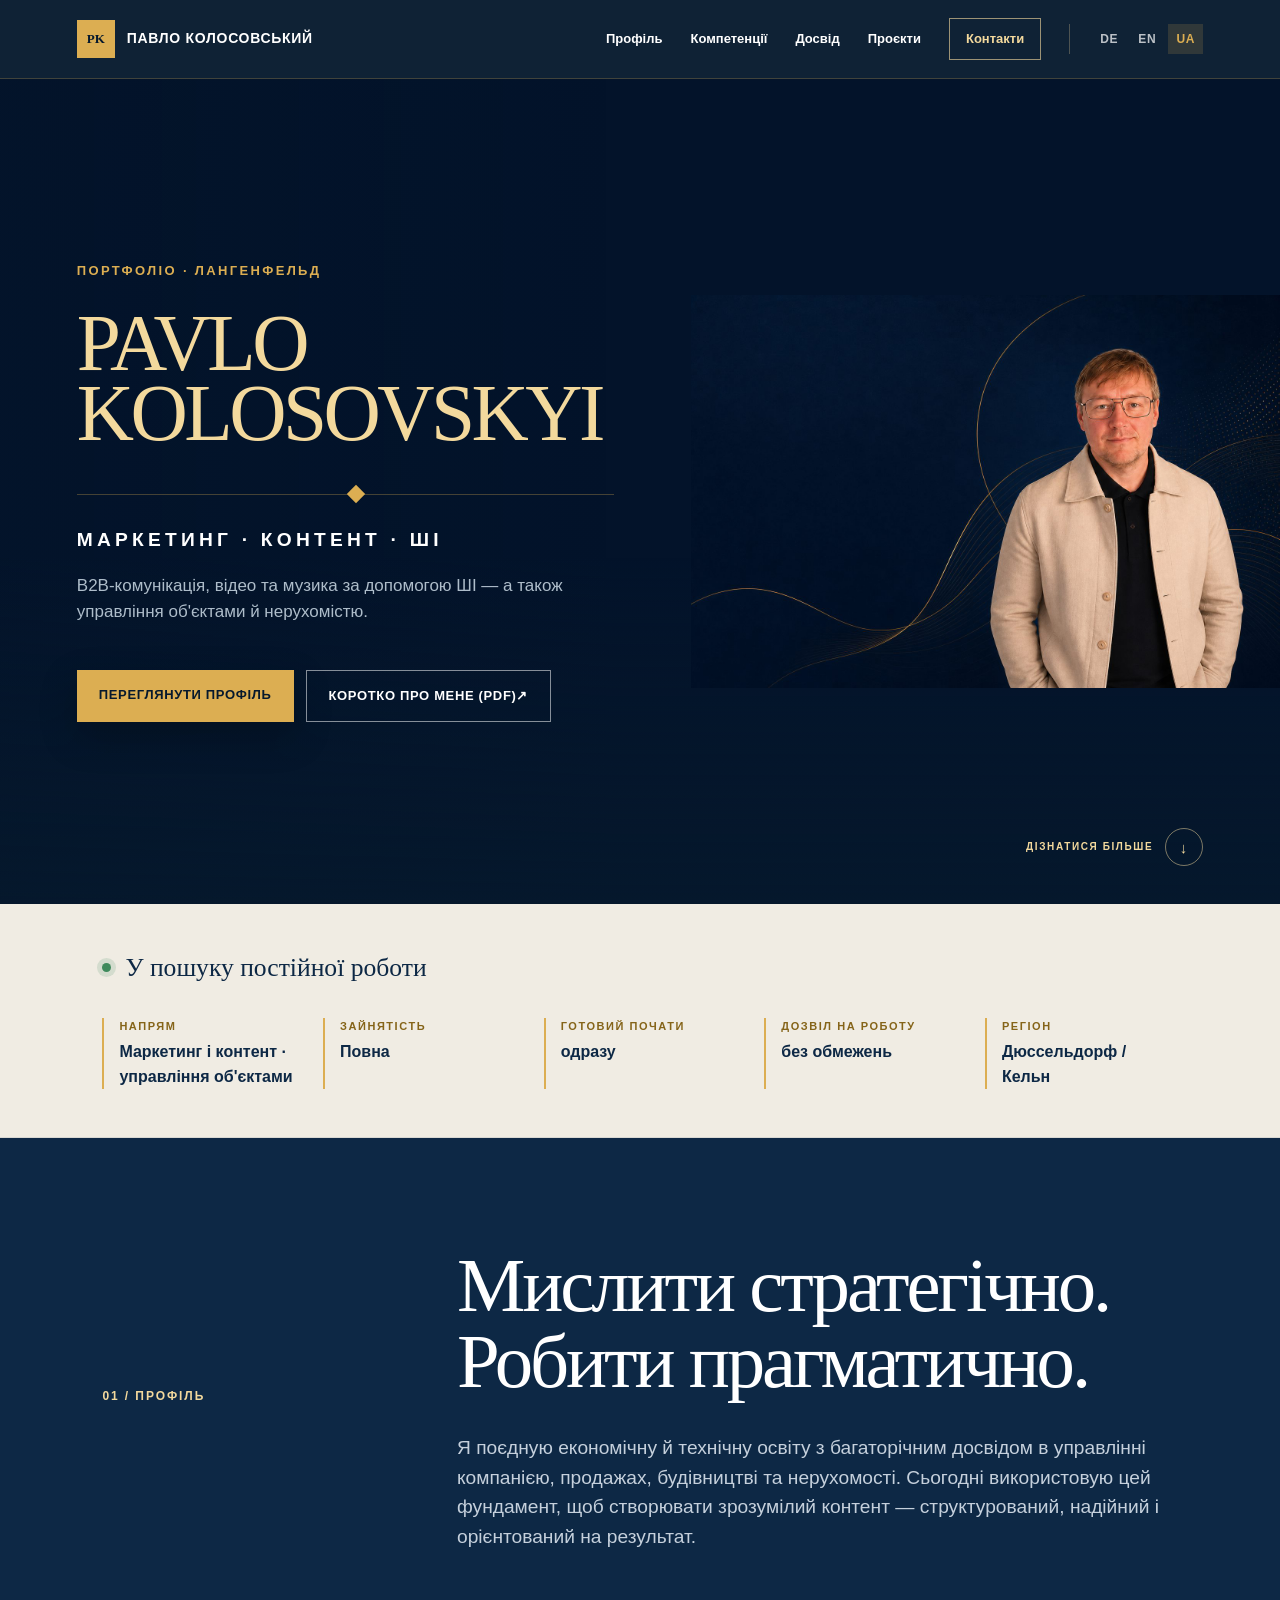
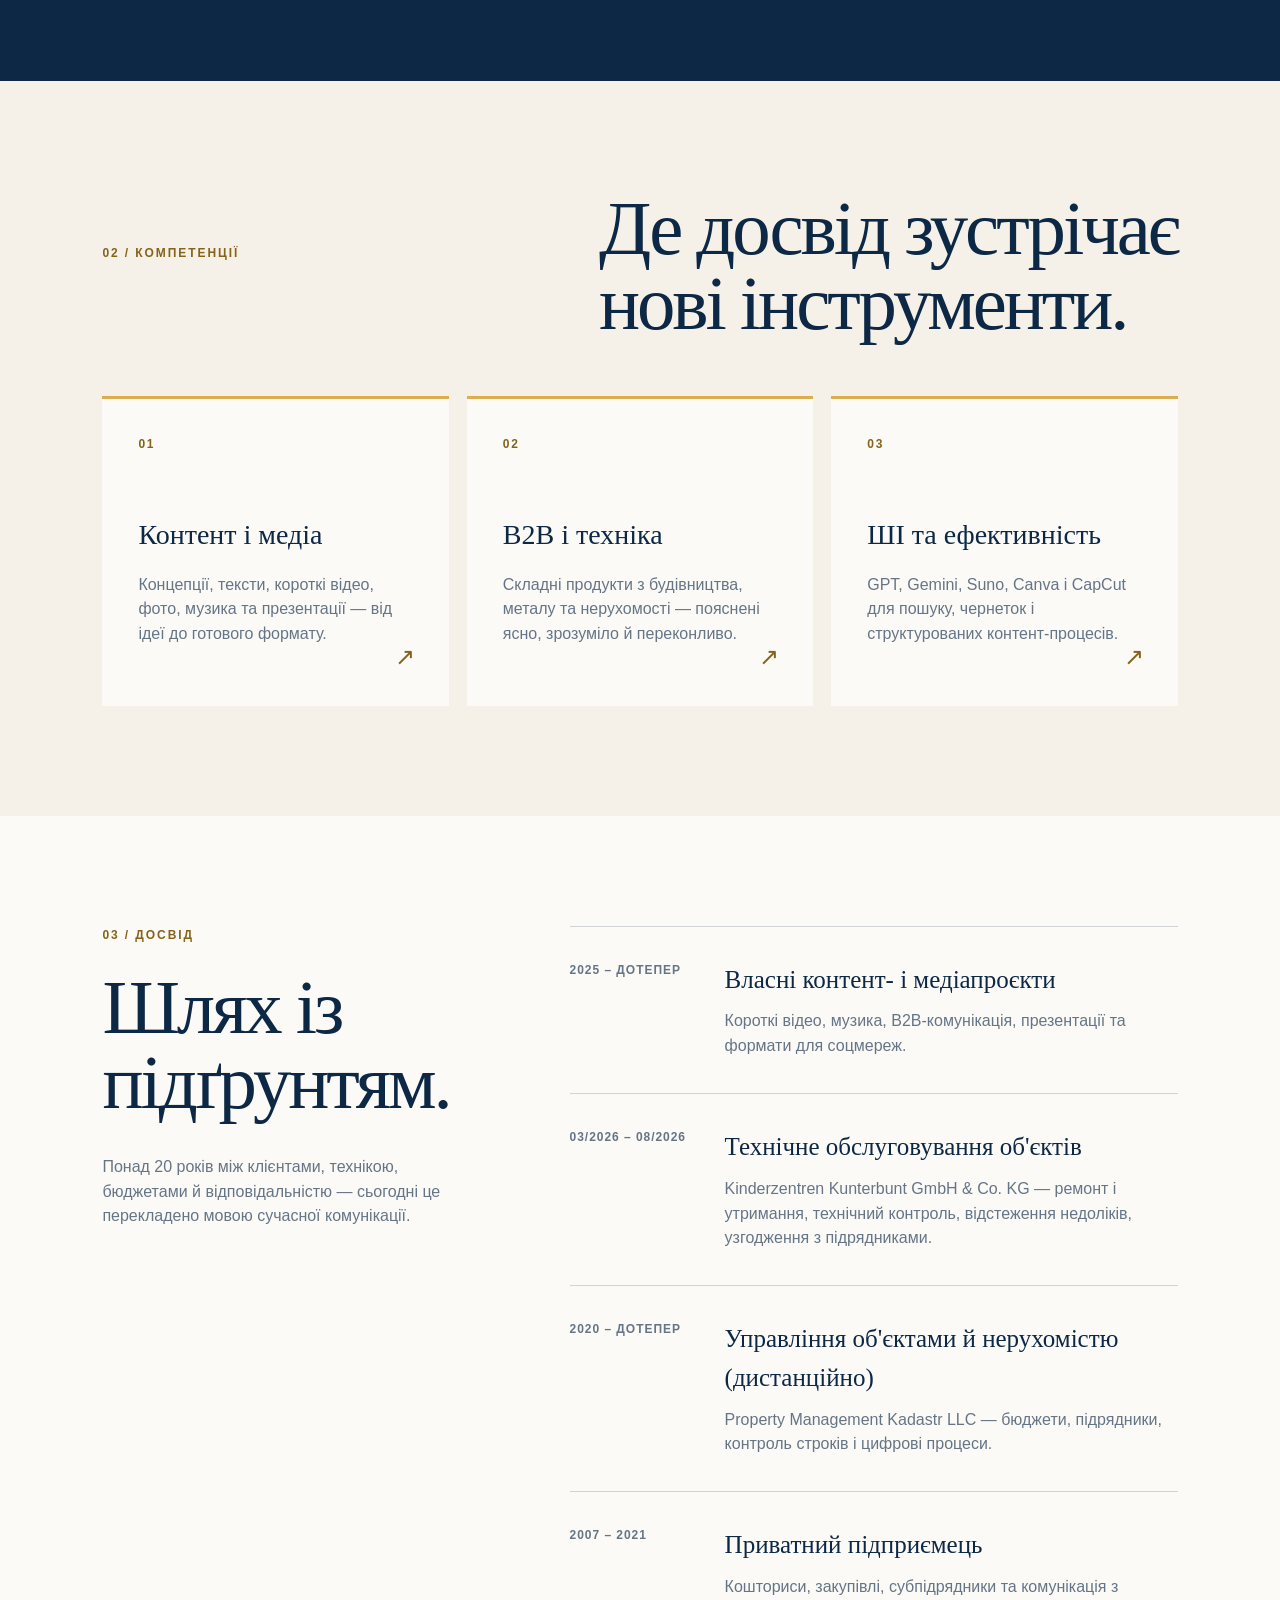
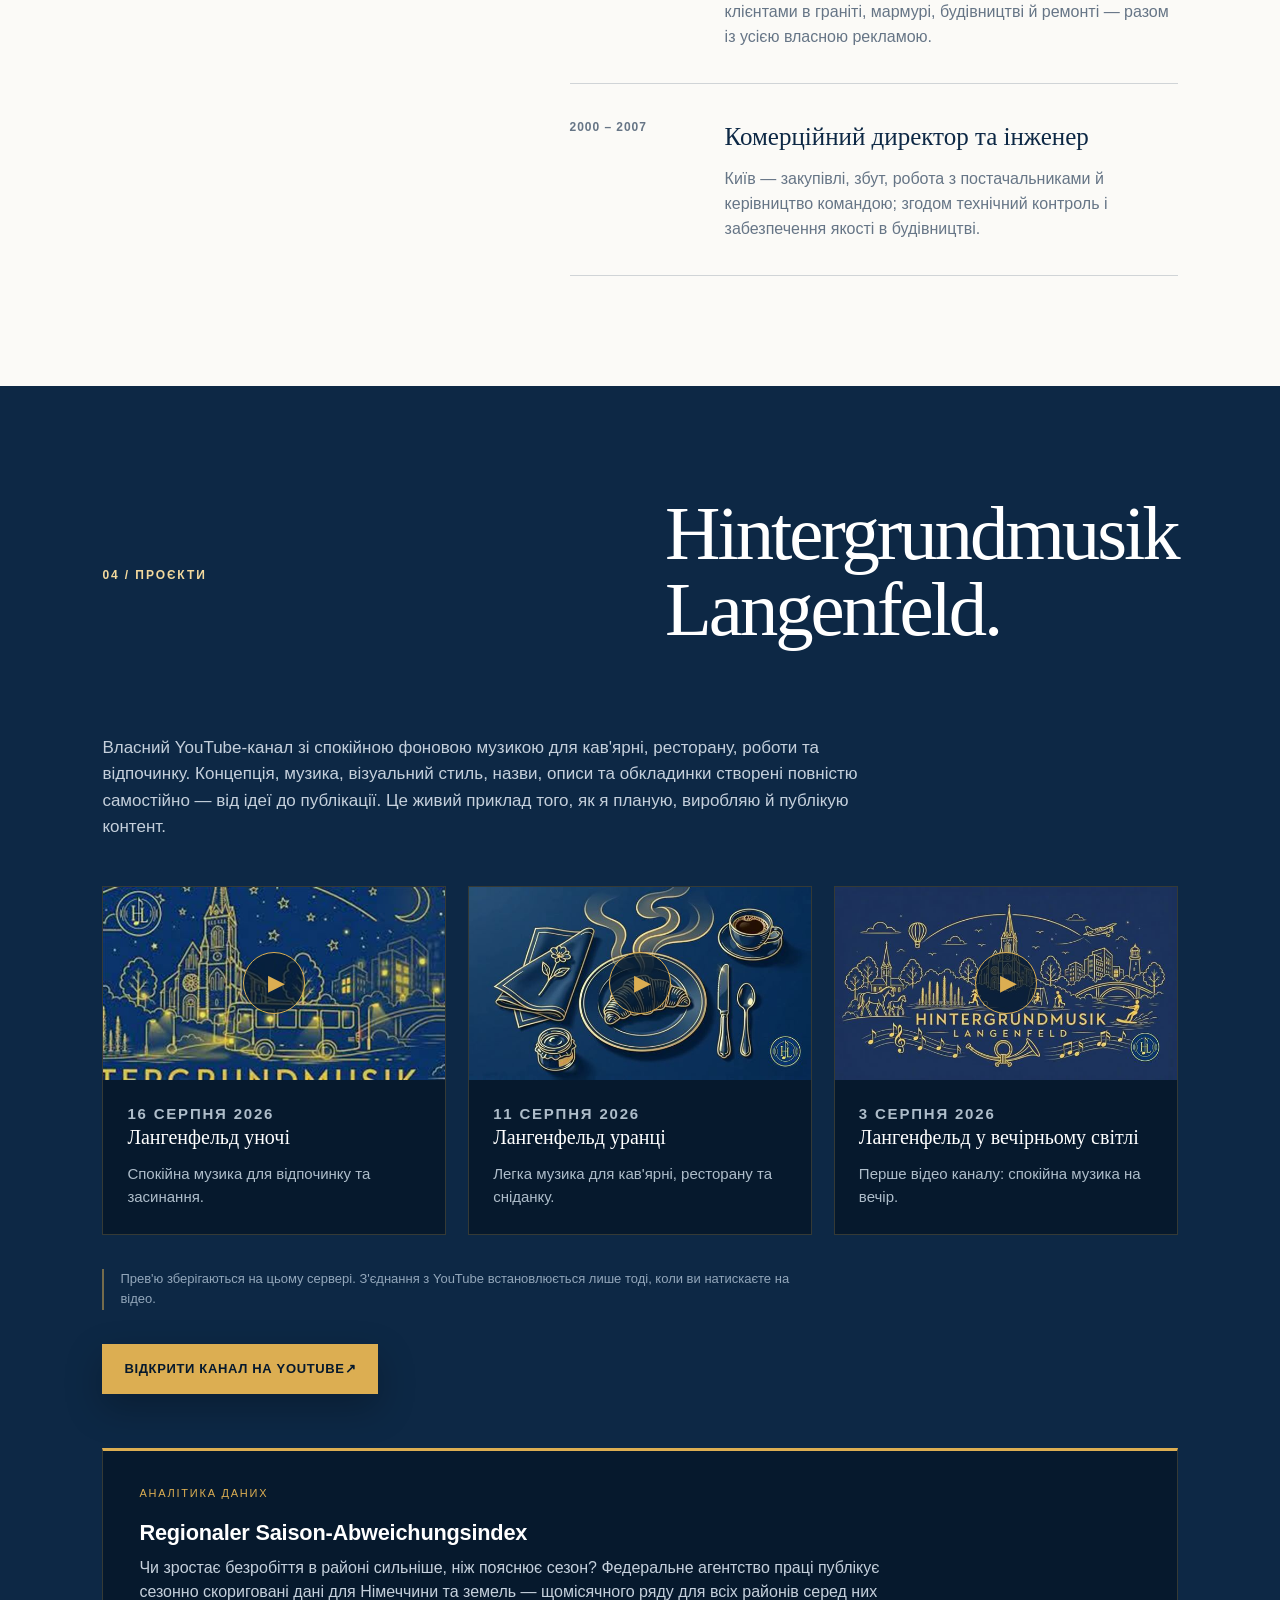
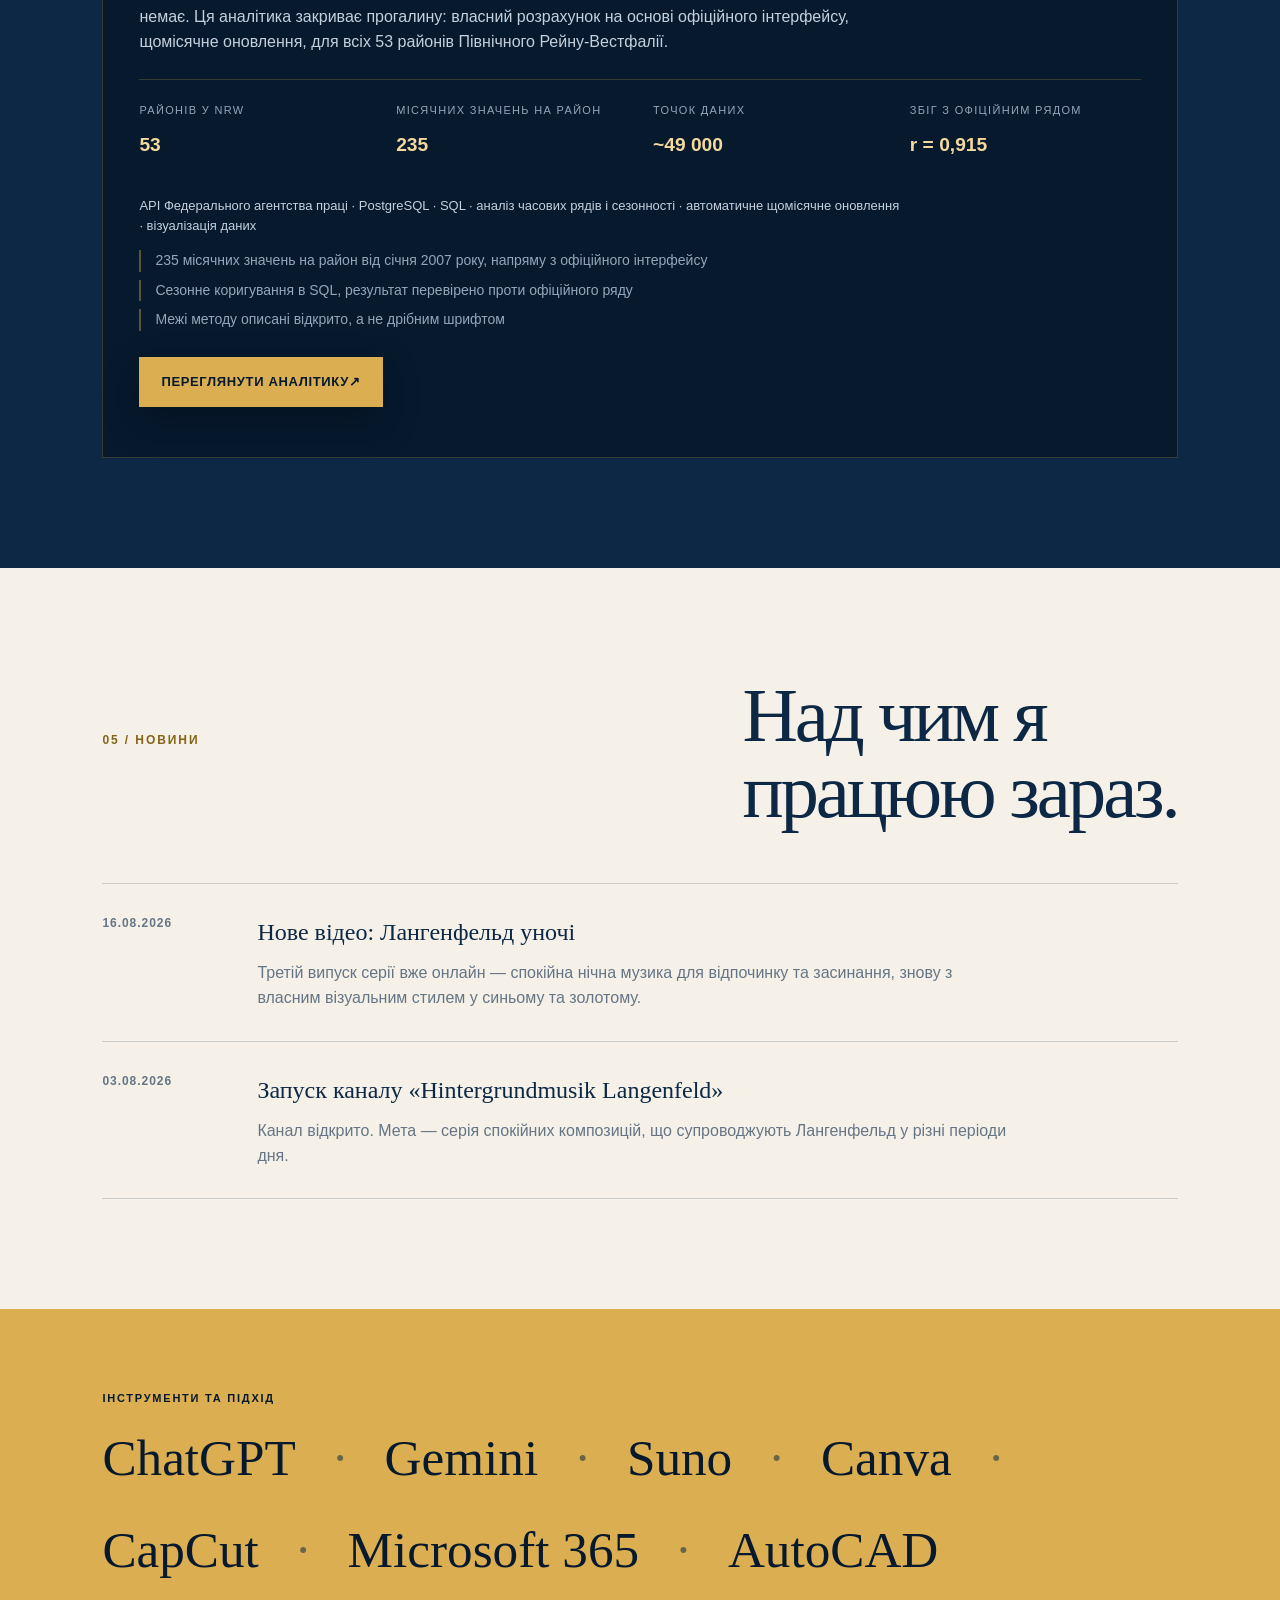
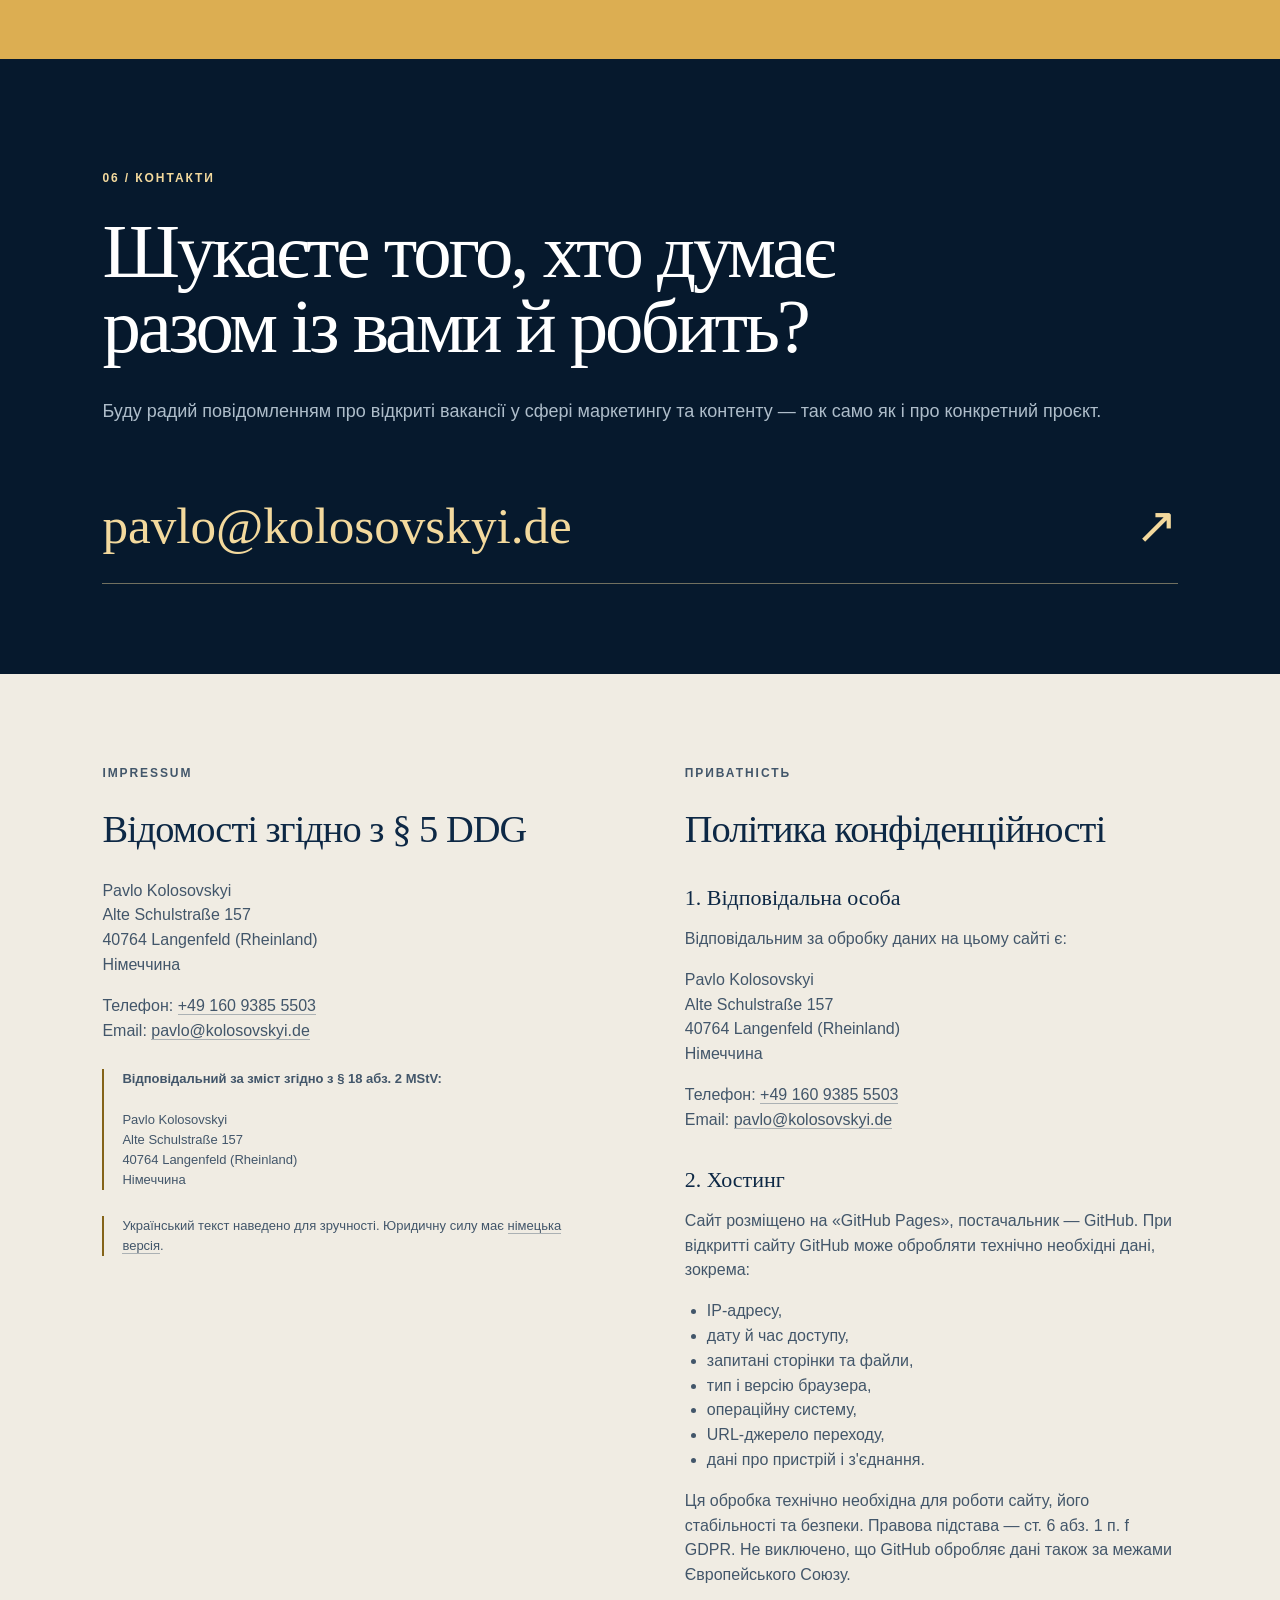
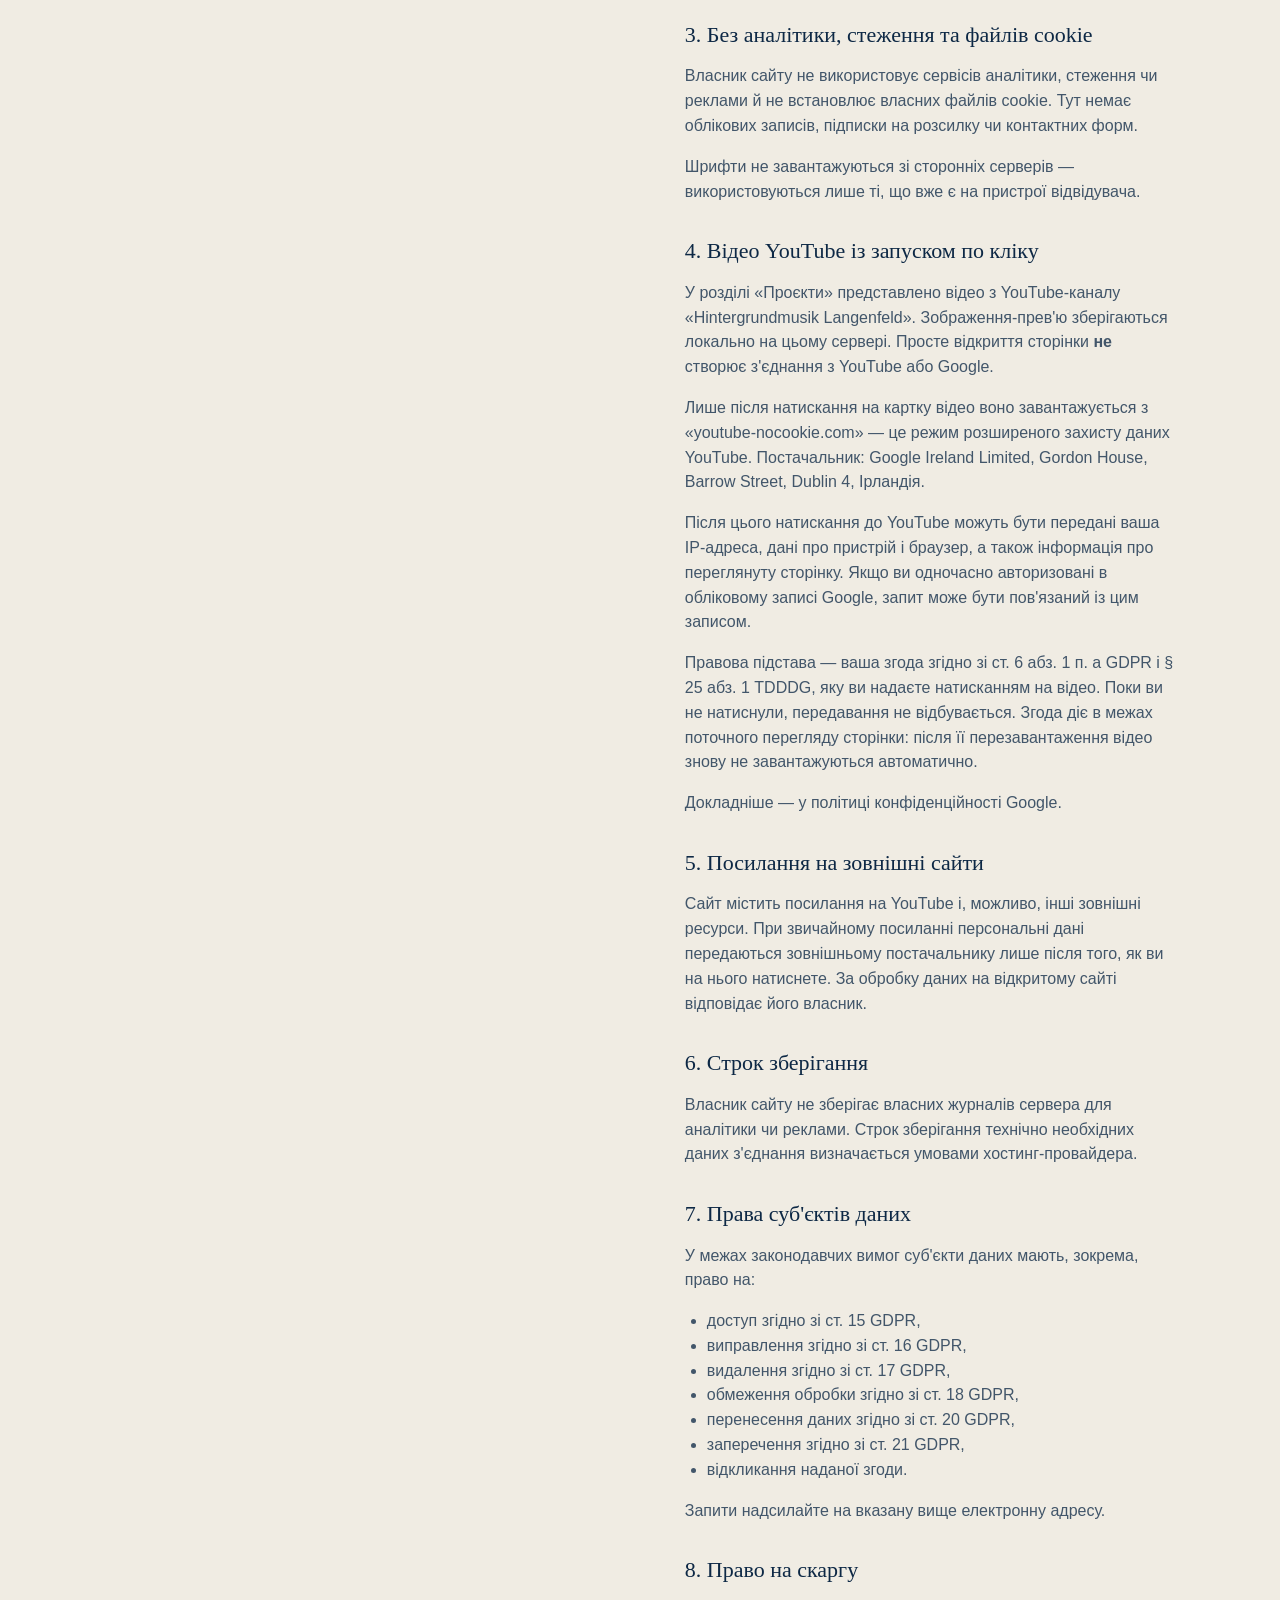
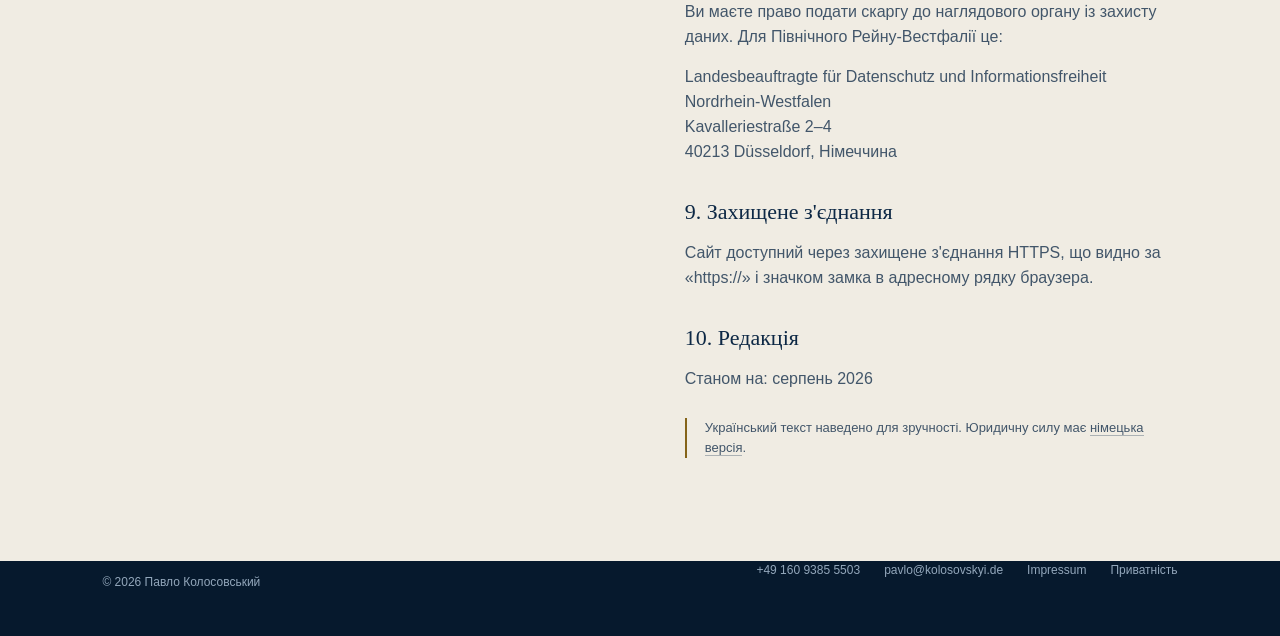
<file: uk/index.html>
<!doctype html>
<html lang="uk">
  <head>
    <meta charset="utf-8" />
    <meta name="viewport" content="width=device-width, initial-scale=1" />
    <title>Павло Колосовський | Маркетинг, контент та ШІ</title>
    <meta name="description" content="Портфоліо Павла Колосовського з Лангенфельда: B2B-комунікація, відео, музика та контент за допомогою штучного інтелекту." />
    <meta name="robots" content="index,follow" />
    <meta name="author" content="Pavlo Kolosovskyi" />
    <meta name="theme-color" content="#06192d" />

    <link rel="canonical" href="https://kolosovskyi.de/uk/" />
    <link rel="alternate" hreflang="de" href="https://kolosovskyi.de/" />
    <link rel="alternate" hreflang="en" href="https://kolosovskyi.de/en/" />
    <link rel="alternate" hreflang="uk" href="https://kolosovskyi.de/uk/" />
    <link rel="alternate" hreflang="x-default" href="https://kolosovskyi.de/" />

    <link rel="icon" href="../assets/favicon.ico" sizes="any" />
    <link rel="apple-touch-icon" href="../assets/apple-touch-icon.png" />

    <meta property="og:type" content="website" />
    <meta property="og:locale" content="uk_UA" />
    <meta property="og:site_name" content="Pavlo Kolosovskyi" />
    <meta property="og:title" content="Павло Колосовський | Маркетинг, контент та ШІ" />
    <meta property="og:description" content="B2B-комунікація, відео, музика та контент за допомогою штучного інтелекту. Лангенфельд, Німеччина." />
    <meta property="og:url" content="https://kolosovskyi.de/uk/" />
    <meta property="og:image" content="https://kolosovskyi.de/assets/og.jpg" />
    <meta property="og:image:width" content="1200" />
    <meta property="og:image:height" content="800" />
    <meta property="og:image:alt" content="Павло Колосовський - маркетинг, контент та ШІ" />
    <meta name="twitter:card" content="summary_large_image" />
    <meta name="twitter:title" content="Павло Колосовський | Маркетинг, контент та ШІ" />
    <meta name="twitter:description" content="B2B-комунікація, відео, музика та контент за допомогою штучного інтелекту." />
    <meta name="twitter:image" content="https://kolosovskyi.de/assets/og.jpg" />

    <link rel="stylesheet" href="../assets/style.css" />

    <script type="application/ld+json">
      {
        "@context": "https://schema.org",
        "@type": "ProfilePage",
        "url": "https://kolosovskyi.de/uk/",
        "inLanguage": "uk",
        "mainEntity": {
          "@type": "Person",
          "name": "Павло Колосовський",
          "alternateName": "Pavlo Kolosovskyi",
          "url": "https://kolosovskyi.de/uk/",
          "image": "https://kolosovskyi.de/assets/og.jpg",
          "email": "pavlo@kolosovskyi.de",
          "telephone": "+49 160 9385 5503",
          "jobTitle": "Спеціаліст з маркетингу та контенту",
          "description": "B2B-комунікація, відео, музика та контент за допомогою штучного інтелекту.",
          "address": {
            "@type": "PostalAddress",
            "streetAddress": "Alte Schulstraße 157",
            "postalCode": "40764",
            "addressLocality": "Langenfeld (Rheinland)",
            "addressRegion": "Nordrhein-Westfalen",
            "addressCountry": "DE"
          },
          "knowsLanguage": ["de", "en", "uk"],
          "knowsAbout": [
            "Маркетинг",
            "Виробництво контенту",
            "B2B-комунікація",
            "Штучний інтелект",
            "Відеовиробництво",
            "Виробництво музики",
            "Координація проєктів",
            "Управління нерухомістю"
          ],
          "sameAs": ["https://www.youtube.com/channel/UC3sv8M5KpYVajxv3SF8W27A"]
        }
      }
    </script>
  </head>

  <body>
    <a class="skip-link" href="#profil">Перейти до вмісту</a>

    <header class="site-header">
      <a class="brand" href="#top"><span class="brand-mark">PK</span><span>Павло Колосовський</span></a>
      <input class="nav-toggle" type="checkbox" id="nav-toggle" />
      <label class="nav-burger" for="nav-toggle" title="Відкрити та закрити меню">
        <span aria-hidden="true"></span><span aria-hidden="true"></span><span aria-hidden="true"></span>
        <em>Меню</em>
      </label>
      <nav aria-label="Головна навігація">
        <a href="#profil">Профіль</a>
        <a href="#kompetentsii">Компетенції</a>
        <a href="#dosvid">Досвід</a>
        <a href="#proyekty">Проєкти</a>
        <a class="nav-cta" href="#kontakty">Контакти</a>
        <div class="lang-switch">
          <a href="../index.html" lang="de" hreflang="de">DE</a>
          <a href="../en/index.html" lang="en" hreflang="en">EN</a>
          <a href="index.html" aria-current="true" lang="uk" hreflang="uk">UA</a>
        </div>
      </nav>
    </header>

    <main>
      <section class="hero" id="top">
        <div class="hero-layout">
          <div class="hero-copy">
            <p class="hero-kicker">Портфоліо · Лангенфельд</p>
            <h1 lang="en"><span>Pavlo</span> <span>Kolosovskyi</span></h1>
            <div class="hero-rule" aria-hidden="true"><span></span></div>
            <p class="hero-disciplines">Маркетинг · Контент · ШІ</p>
            <p class="hero-summary">B2B-комунікація, відео та музика за допомогою ШІ — а також управління об'єктами й нерухомістю.</p>
            <div class="hero-actions">
              <a class="button button-gold" href="#profil">Переглянути профіль</a>
              <a class="button button-outline-light" href="../assets/lebenslauf.pdf">Коротко про мене (PDF) <span aria-hidden="true">↗</span></a>
            </div>
          </div>
          <div class="hero-portrait" role="img" aria-label="Портрет Павла Колосовського"></div>
        </div>
        <a class="scroll-cue" href="#profil"><span>Дізнатися більше</span><b aria-hidden="true">↓</b></a>
      </section>

      <section class="seeking" id="shukayu">
        <p class="seeking-status"><span class="status-dot" aria-hidden="true"></span>У пошуку постійної роботи</p>
        <dl class="seeking-grid">
          <div class="seeking-item"><dt>Напрям</dt><dd>Маркетинг і контент · управління об'єктами</dd></div>
          <div class="seeking-item"><dt>Зайнятість</dt><dd>Повна</dd></div>
          <div class="seeking-item"><dt>Готовий почати</dt><dd>одразу</dd></div>
          <div class="seeking-item"><dt>Дозвіл на роботу</dt><dd>без обмежень</dd></div>
          <div class="seeking-item"><dt>Регіон</dt><dd>Дюссельдорф / Кельн</dd></div>
        </dl>
      </section>

      <section class="intro" id="profil">
        <p class="section-label">01 / Профіль</p>
        <div>
          <h2>Мислити стратегічно.<br />Робити прагматично.</h2>
          <p>Я поєдную економічну й технічну освіту з багаторічним досвідом в управлінні компанією, продажах, будівництві та нерухомості. Сьогодні використовую цей фундамент, щоб створювати зрозумілий контент — структурований, надійний і орієнтований на результат.</p>
        </div>
      </section>

      <section class="expertise-section" id="kompetentsii">
        <div class="section-heading">
          <p class="section-label">02 / Компетенції</p>
          <h2>Де досвід зустрічає<br />нові інструменти.</h2>
        </div>
        <div class="expertise-grid">
          <article class="expertise-card">
            <div class="card-number">01</div>
            <h3>Контент і медіа</h3>
            <p>Концепції, тексти, короткі відео, фото, музика та презентації — від ідеї до готового формату.</p>
            <span class="card-arrow" aria-hidden="true">↗</span>
          </article>
          <article class="expertise-card">
            <div class="card-number">02</div>
            <h3>B2B і техніка</h3>
            <p>Складні продукти з будівництва, металу та нерухомості — пояснені ясно, зрозуміло й переконливо.</p>
            <span class="card-arrow" aria-hidden="true">↗</span>
          </article>
          <article class="expertise-card">
            <div class="card-number">03</div>
            <h3>ШІ та ефективність</h3>
            <p>GPT, Gemini, Suno, Canva і CapCut для пошуку, чернеток і структурованих контент-процесів.</p>
            <span class="card-arrow" aria-hidden="true">↗</span>
          </article>
        </div>
      </section>

      <section class="experience-section" id="dosvid">
        <div class="experience-intro">
          <p class="section-label">03 / Досвід</p>
          <h2>Шлях із<br />підґрунтям.</h2>
          <p>Понад 20 років між клієнтами, технікою, бюджетами й відповідальністю — сьогодні це перекладено мовою сучасної комунікації.</p>
        </div>
        <div class="timeline">
          <article class="timeline-item">
            <p class="timeline-period">2025 – дотепер</p>
            <div>
              <h3>Власні контент- і медіапроєкти</h3>
              <p>Короткі відео, музика, B2B-комунікація, презентації та формати для соцмереж.</p>
            </div>
          </article>
          <article class="timeline-item">
            <p class="timeline-period">03/2026 – 08/2026</p>
            <div>
              <h3>Технічне обслуговування об'єктів</h3>
              <p>Kinderzentren Kunterbunt GmbH &amp; Co. KG — ремонт і утримання, технічний контроль, відстеження недоліків, узгодження з підрядниками.</p>
            </div>
          </article>
          <article class="timeline-item">
            <p class="timeline-period">2020 – дотепер</p>
            <div>
              <h3>Управління об'єктами й нерухомістю (дистанційно)</h3>
              <p>Property Management Kadastr LLC — бюджети, підрядники, контроль строків і цифрові процеси.</p>
            </div>
          </article>
          <article class="timeline-item">
            <p class="timeline-period">2007 – 2021</p>
            <div>
              <h3>Приватний підприємець</h3>
              <p>Кошториси, закупівлі, субпідрядники та комунікація з клієнтами в граніті, мармурі, будівництві й ремонті — разом із усією власною рекламою.</p>
            </div>
          </article>
          <article class="timeline-item">
            <p class="timeline-period">2000 – 2007</p>
            <div>
              <h3>Комерційний директор та інженер</h3>
              <p>Київ — закупівлі, збут, робота з постачальниками й керівництво командою; згодом технічний контроль і забезпечення якості в будівництві.</p>
            </div>
          </article>
        </div>
      </section>

      <section class="projects-section" id="proyekty">
        <div class="section-heading">
          <p class="section-label">04 / Проєкти</p>
          <h2>Hintergrundmusik<br />Langenfeld.</h2>
        </div>
        <p class="project-lead">Власний YouTube-канал зі спокійною фоновою музикою для кав'ярні, ресторану, роботи та відпочинку. Концепція, музика, візуальний стиль, назви, описи та обкладинки створені повністю самостійно — від ідеї до публікації. Це живий приклад того, як я планую, виробляю й публікую контент.</p>

        <div class="video-grid">
          <article class="video-card">
            <button class="video-frame" type="button" data-video="T-BLoHEZqq4" data-title="Лангенфельд уночі — спокійна фонова музика">
              <img src="../assets/video-1.jpg" alt="Прев'ю: Лангенфельд уночі" loading="lazy" width="640" height="360" />
              <span class="play-badge" aria-hidden="true">▶</span>
            </button>
            <div class="video-body">
              <p class="video-date">16 серпня 2026</p>
              <h3>Лангенфельд уночі</h3>
              <p>Спокійна музика для відпочинку та засинання.</p>
            </div>
          </article>

          <article class="video-card">
            <button class="video-frame" type="button" data-video="KfmmcKByRnE" data-title="Лангенфельд уранці — фонова музика для кав'ярні та ресторану">
              <img src="../assets/video-2.jpg" alt="Прев'ю: Лангенфельд уранці" loading="lazy" width="640" height="360" />
              <span class="play-badge" aria-hidden="true">▶</span>
            </button>
            <div class="video-body">
              <p class="video-date">11 серпня 2026</p>
              <h3>Лангенфельд уранці</h3>
              <p>Легка музика для кав'ярні, ресторану та сніданку.</p>
            </div>
          </article>

          <article class="video-card">
            <button class="video-frame" type="button" data-video="vcA06M4yHZA" data-title="Лангенфельд у вечірньому світлі — спокійна музика">
              <img src="../assets/video-3.jpg" alt="Прев'ю: Лангенфельд у вечірньому світлі" loading="lazy" width="640" height="360" />
              <span class="play-badge" aria-hidden="true">▶</span>
            </button>
            <div class="video-body">
              <p class="video-date">3 серпня 2026</p>
              <h3>Лангенфельд у вечірньому світлі</h3>
              <p>Перше відео каналу: спокійна музика на вечір.</p>
            </div>
          </article>
        </div>

        <p class="video-note">Прев'ю зберігаються на цьому сервері. З'єднання з YouTube встановлюється лише тоді, коли ви натискаєте на відео.</p>

        <p class="channel-action">
          <a class="button button-gold" href="https://www.youtube.com/channel/UC3sv8M5KpYVajxv3SF8W27A" target="_blank" rel="noopener">Відкрити канал на YouTube <span aria-hidden="true">↗</span></a>
        </p>
      
        <article class="project-data">
          <p class="project-data-kicker">Аналітика даних</p>
          <h3>Regionaler Saison-Abweichungsindex</h3>
          <p>Чи зростає безробіття в районі сильніше, ніж пояснює сезон? Федеральне агентство праці публікує сезонно скориговані дані для Німеччини та земель — щомісячного ряду для всіх районів серед них немає. Ця аналітика закриває прогалину: власний розрахунок на основі офіційного інтерфейсу, щомісячне оновлення, для всіх 53 районів Північного Рейну-Вестфалії.</p>
          <div class="project-figures">
            <div><p class="fig-label">Районів у NRW</p><p class="fig-value">53</p></div>
            <div><p class="fig-label">Місячних значень на район</p><p class="fig-value">235</p></div>
            <div><p class="fig-label">Точок даних</p><p class="fig-value">~49 000</p></div>
            <div><p class="fig-label">Збіг з офіційним рядом</p><p class="fig-value">r = 0,915</p></div>
          </div>
          <p class="project-stack">API Федерального агентства праці · PostgreSQL · SQL · аналіз часових рядів і сезонності · автоматичне щомісячне оновлення · візуалізація даних</p>
          <ul>
            <li>235 місячних значень на район від січня 2007 року, напряму з офіційного інтерфейсу</li>
            <li>Сезонне коригування в SQL, результат перевірено проти офіційного ряду</li>
            <li>Межі методу описані відкрито, а не дрібним шрифтом</li>
          </ul>
          <p class="channel-action">
            <a class="button button-gold" href="../rsa/">Переглянути аналітику <span aria-hidden="true">↗</span></a>
          </p>
        </article>
      </section>

      <section class="news-section" id="novyny">
        <div class="section-heading">
          <p class="section-label">05 / Новини</p>
          <h2>Над чим я<br />працюю зараз.</h2>
        </div>
        <div class="news-list">
          <article class="news-item">
            <p class="news-date">16.08.2026</p>
            <div>
              <h3>Нове відео: Лангенфельд уночі</h3>
              <p>Третій випуск серії вже онлайн — спокійна нічна музика для відпочинку та засинання, знову з власним візуальним стилем у синьому та золотому.</p>
            </div>
          </article>
          <article class="news-item">
            <p class="news-date">03.08.2026</p>
            <div>
              <h3>Запуск каналу «Hintergrundmusik Langenfeld»</h3>
              <p>Канал відкрито. Мета — серія спокійних композицій, що супроводжують Лангенфельд у різні періоди дня.</p>
            </div>
          </article>
        </div>
      </section>

      <section class="tools">
        <p>Інструменти та підхід</p>
        <div class="tool-row">
          <span>ChatGPT</span><span>Gemini</span><span>Suno</span><span>Canva</span><span>CapCut</span><span>Microsoft 365</span><span>AutoCAD</span>
        </div>
      </section>

      <section class="contact" id="kontakty">
        <p class="section-label light">06 / Контакти</p>
        <h2>Шукаєте того, хто думає<br />разом із вами й робить?</h2>
        <p class="contact-copy">Буду радий повідомленням про відкриті вакансії у сфері маркетингу та контенту — так само як і про конкретний проєкт.</p>
        <a class="contact-link" href="mailto:pavlo@kolosovskyi.de">pavlo@kolosovskyi.de <span aria-hidden="true">↗</span></a>
      </section>

      <section class="legal-section" aria-label="Правова інформація">
        <article id="impressum">
          <p class="section-label">Impressum</p>
          <h2>Відомості згідно з § 5 DDG</h2>
          <p>Pavlo Kolosovskyi<br />Alte Schulstraße 157<br />40764 Langenfeld (Rheinland)<br />Німеччина</p>
          <p>Телефон: <a href="tel:+4916093855503">+49 160 9385 5503</a><br />Email: <a href="mailto:pavlo@kolosovskyi.de">pavlo@kolosovskyi.de</a></p>
          <p class="legal-note"><strong>Відповідальний за зміст згідно з § 18 абз. 2 MStV:</strong><br /><br />Pavlo Kolosovskyi<br />Alte Schulstraße 157<br />40764 Langenfeld (Rheinland)<br />Німеччина</p>
          <p class="legal-note">Український текст наведено для зручності. Юридичну силу має <a href="../index.html#impressum">німецька версія</a>.</p>
        </article>

        <article id="pryvatnist">
          <p class="section-label">Приватність</p>
          <h2>Політика конфіденційності</h2>

          <h3>1. Відповідальна особа</h3>
          <p>Відповідальним за обробку даних на цьому сайті є:</p>
          <p>Pavlo Kolosovskyi<br />Alte Schulstraße 157<br />40764 Langenfeld (Rheinland)<br />Німеччина</p>
          <p>Телефон: <a href="tel:+4916093855503">+49 160 9385 5503</a><br />Email: <a href="mailto:pavlo@kolosovskyi.de">pavlo@kolosovskyi.de</a></p>

          <h3>2. Хостинг</h3>
          <p>Сайт розміщено на «GitHub Pages», постачальник — GitHub. При відкритті сайту GitHub може обробляти технічно необхідні дані, зокрема:</p>
          <ul><li>IP-адресу,</li><li>дату й час доступу,</li><li>запитані сторінки та файли,</li><li>тип і версію браузера,</li><li>операційну систему,</li><li>URL-джерело переходу,</li><li>дані про пристрій і з'єднання.</li></ul>
          <p>Ця обробка технічно необхідна для роботи сайту, його стабільності та безпеки. Правова підстава — ст. 6 абз. 1 п. f GDPR. Не виключено, що GitHub обробляє дані також за межами Європейського Союзу.</p>

          <h3>3. Без аналітики, стеження та файлів cookie</h3>
          <p>Власник сайту не використовує сервісів аналітики, стеження чи реклами й не встановлює власних файлів cookie. Тут немає облікових записів, підписки на розсилку чи контактних форм.</p>
          <p>Шрифти не завантажуються зі сторонніх серверів — використовуються лише ті, що вже є на пристрої відвідувача.</p>

          <h3>4. Відео YouTube із запуском по кліку</h3>
          <p>У розділі «Проєкти» представлено відео з YouTube-каналу «Hintergrundmusik Langenfeld». Зображення-прев'ю зберігаються локально на цьому сервері. Просте відкриття сторінки <strong>не</strong> створює з'єднання з YouTube або Google.</p>
          <p>Лише після натискання на картку відео воно завантажується з «youtube-nocookie.com» — це режим розширеного захисту даних YouTube. Постачальник: Google Ireland Limited, Gordon House, Barrow Street, Dublin 4, Ірландія.</p>
          <p>Після цього натискання до YouTube можуть бути передані ваша IP-адреса, дані про пристрій і браузер, а також інформація про переглянуту сторінку. Якщо ви одночасно авторизовані в обліковому записі Google, запит може бути пов'язаний із цим записом.</p>
          <p>Правова підстава — ваша згода згідно зі ст. 6 абз. 1 п. a GDPR і § 25 абз. 1 TDDDG, яку ви надаєте натисканням на відео. Поки ви не натиснули, передавання не відбувається. Згода діє в межах поточного перегляду сторінки: після її перезавантаження відео знову не завантажуються автоматично.</p>
          <p>Докладніше — у політиці конфіденційності Google.</p>

          <h3>5. Посилання на зовнішні сайти</h3>
          <p>Сайт містить посилання на YouTube і, можливо, інші зовнішні ресурси. При звичайному посиланні персональні дані передаються зовнішньому постачальнику лише після того, як ви на нього натиснете. За обробку даних на відкритому сайті відповідає його власник.</p>

          <h3>6. Строк зберігання</h3>
          <p>Власник сайту не зберігає власних журналів сервера для аналітики чи реклами. Строк зберігання технічно необхідних даних з'єднання визначається умовами хостинг-провайдера.</p>

          <h3>7. Права суб'єктів даних</h3>
          <p>У межах законодавчих вимог суб'єкти даних мають, зокрема, право на:</p>
          <ul><li>доступ згідно зі ст. 15 GDPR,</li><li>виправлення згідно зі ст. 16 GDPR,</li><li>видалення згідно зі ст. 17 GDPR,</li><li>обмеження обробки згідно зі ст. 18 GDPR,</li><li>перенесення даних згідно зі ст. 20 GDPR,</li><li>заперечення згідно зі ст. 21 GDPR,</li><li>відкликання наданої згоди.</li></ul>
          <p>Запити надсилайте на вказану вище електронну адресу.</p>

          <h3>8. Право на скаргу</h3>
          <p>Ви маєте право подати скаргу до наглядового органу із захисту даних. Для Північного Рейну-Вестфалії це:</p>
          <p>Landesbeauftragte für Datenschutz und Informationsfreiheit Nordrhein-Westfalen<br />Kavalleriestraße 2–4<br />40213 Düsseldorf, Німеччина</p>

          <h3>9. Захищене з'єднання</h3>
          <p>Сайт доступний через захищене з'єднання HTTPS, що видно за «https://» і значком замка в адресному рядку браузера.</p>

          <h3>10. Редакція</h3>
          <p>Станом на: серпень 2026</p>
          <p class="legal-note">Український текст наведено для зручності. Юридичну силу має <a href="../index.html#datenschutz">німецька версія</a>.</p>
        </article>
      </section>
    </main>

    <footer class="site-footer">
      <p>© 2026 Павло Колосовський</p>
      <div>
        <a href="tel:+4916093855503">+49 160 9385 5503</a>
        <a href="mailto:pavlo@kolosovskyi.de">pavlo@kolosovskyi.de</a>
        <a href="#impressum">Impressum</a>
        <a href="#pryvatnist">Приватність</a>
      </div>
    </footer>

    <script src="../assets/site.js"></script>
  </body>
</html>
</file>
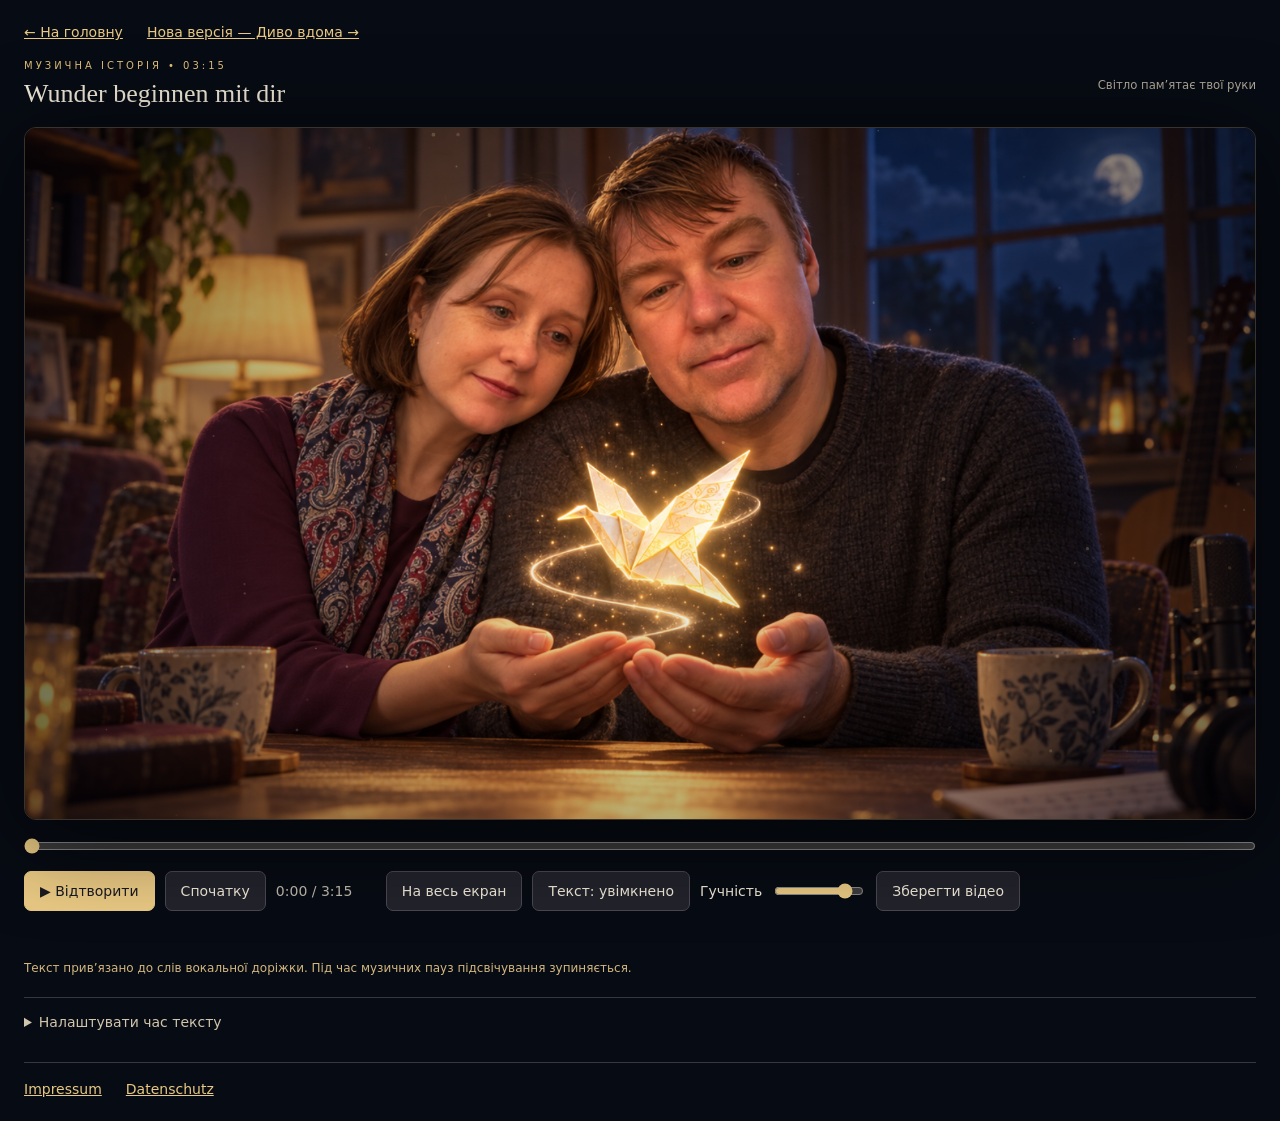
<file: wunder-beginnen-mit-dir/index.html>
<!doctype html><html lang="uk"><meta charset="utf-8"><meta name="viewport" content="width=device-width,initial-scale=1"><title>Wunder beginnen mit dir — Musikfilm</title>
<meta name="description" content="Дива починаються з тебе — музична історія з анімацією та німецьким текстом для підспівування.">
<meta name="theme-color" content="#070b13">
<link rel="canonical" href="https://kolosovskyi.de/wunder-beginnen-mit-dir/">
<link rel="icon" href="/assets/favicon.ico">
<meta property="og:type" content="website">
<meta property="og:title" content="Wunder beginnen mit dir">
<meta property="og:description" content="Дива починаються з тебе. Світло пам’ятає твої руки.">
<meta property="og:url" content="https://kolosovskyi.de/wunder-beginnen-mit-dir/">
<meta property="og:image" content="https://kolosovskyi.de/wunder-beginnen-mit-dir/couple.png">
<meta name="twitter:card" content="summary_large_image">
<link rel="stylesheet" href="clip.css">
<main><nav style="margin-bottom:20px;display:flex;gap:24px;flex-wrap:wrap"><a href="/">← На головну</a><a href="/wunder/">Нова версія — Диво вдома →</a></nav><header><div><div class="eyebrow">МУЗИЧНА ІСТОРІЯ • 03:15</div><h1>Wunder beginnen mit dir</h1></div><small>Світло пам’ятає твої руки</small></header>
<div class="stage" id="stage"><canvas id="film" width="1920" height="1080" aria-label="Магічний анімований кліп із текстом пісні"></canvas></div>
<input id="seek" aria-label="Позиція у пісні" type="range" min="0" max="195.38" step="0.05" value="0">
<div class="bar"><button class="primary" id="play">▶ Відтворити</button><button id="restart">Спочатку</button><span class="time" id="time">0:00 / 3:15</span><button id="full">На весь екран</button><button id="textToggle">Текст: увімкнено</button><label>Гучність</label><input id="volume" aria-label="Гучність" type="range" min="0" max="1" step=".01" value=".85"><button id="export">Зберегти відео</button></div>
<p id="status" role="status"></p><div class="note">Текст прив’язано до слів вокальної доріжки. Під час музичних пауз підсвічування зупиняється.</div>
<details id="settings"><summary>Налаштувати час тексту</summary><p>Для точної прив’язки натисни «Розмічати з початку». Коли починається наступний рядок, натискай <kbd>Enter</kbd> або кнопку «Цей рядок починається зараз». Часи можна виправити окремо. Збереження працює в цьому браузері; JSON дозволяє перенести розмітку.</p><div class="bar"><button id="tapStart">Розмічати з початку</button><button id="tap">Цей рядок починається зараз</button><button id="saveTiming">Завантажити розмітку</button><label class="import">Відкрити розмітку<input id="importTiming" type="file" accept="application/json,.json" hidden></label><button id="resetTiming">Початкова розмітка</button></div><p id="nextCue"></p><div id="editor"></div></details><footer style="margin-top:32px;padding-top:18px;border-top:1px solid #383641;display:flex;gap:24px"><a href="/impressum.html">Impressum</a><a href="/datenschutz.html">Datenschutz</a></footer></main>
<audio id="audio" preload="metadata" src="song.mp3"></audio>
<script src="clip.js?v=sync2"></script></html>
</file>
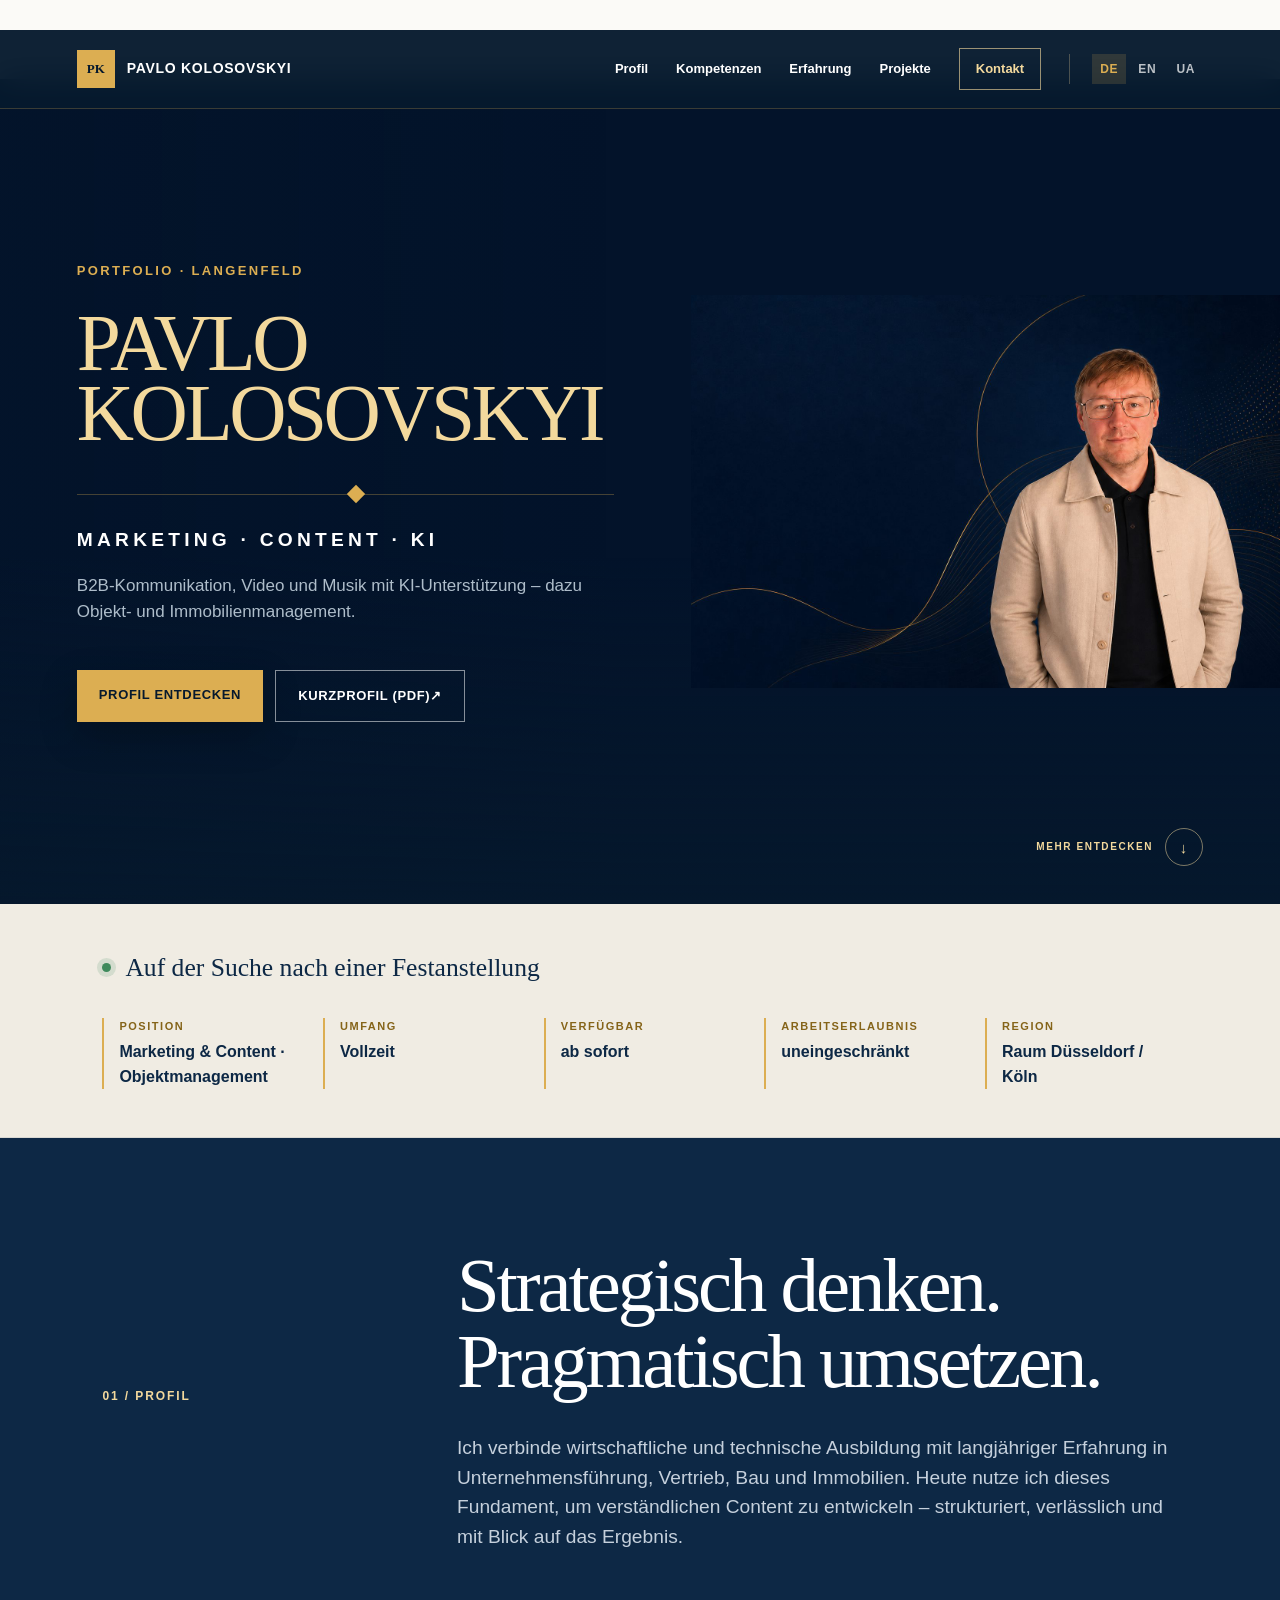
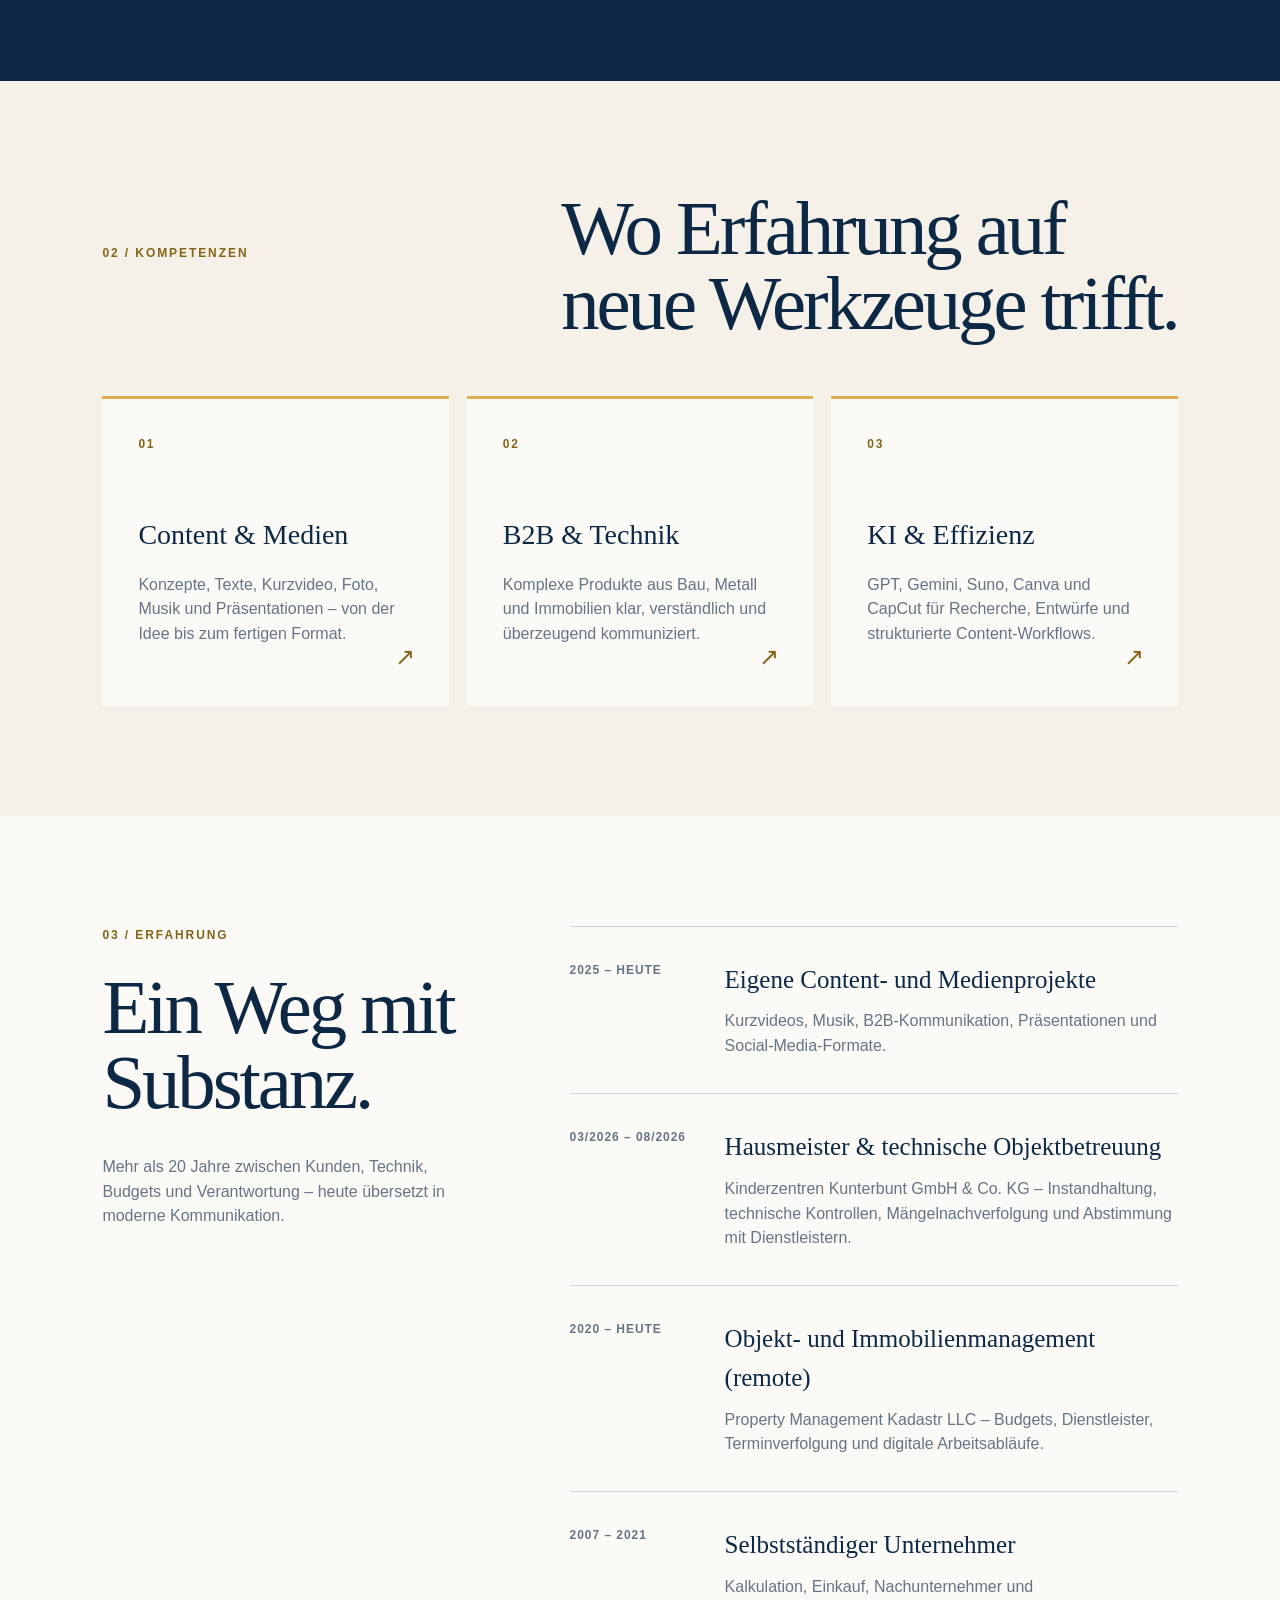
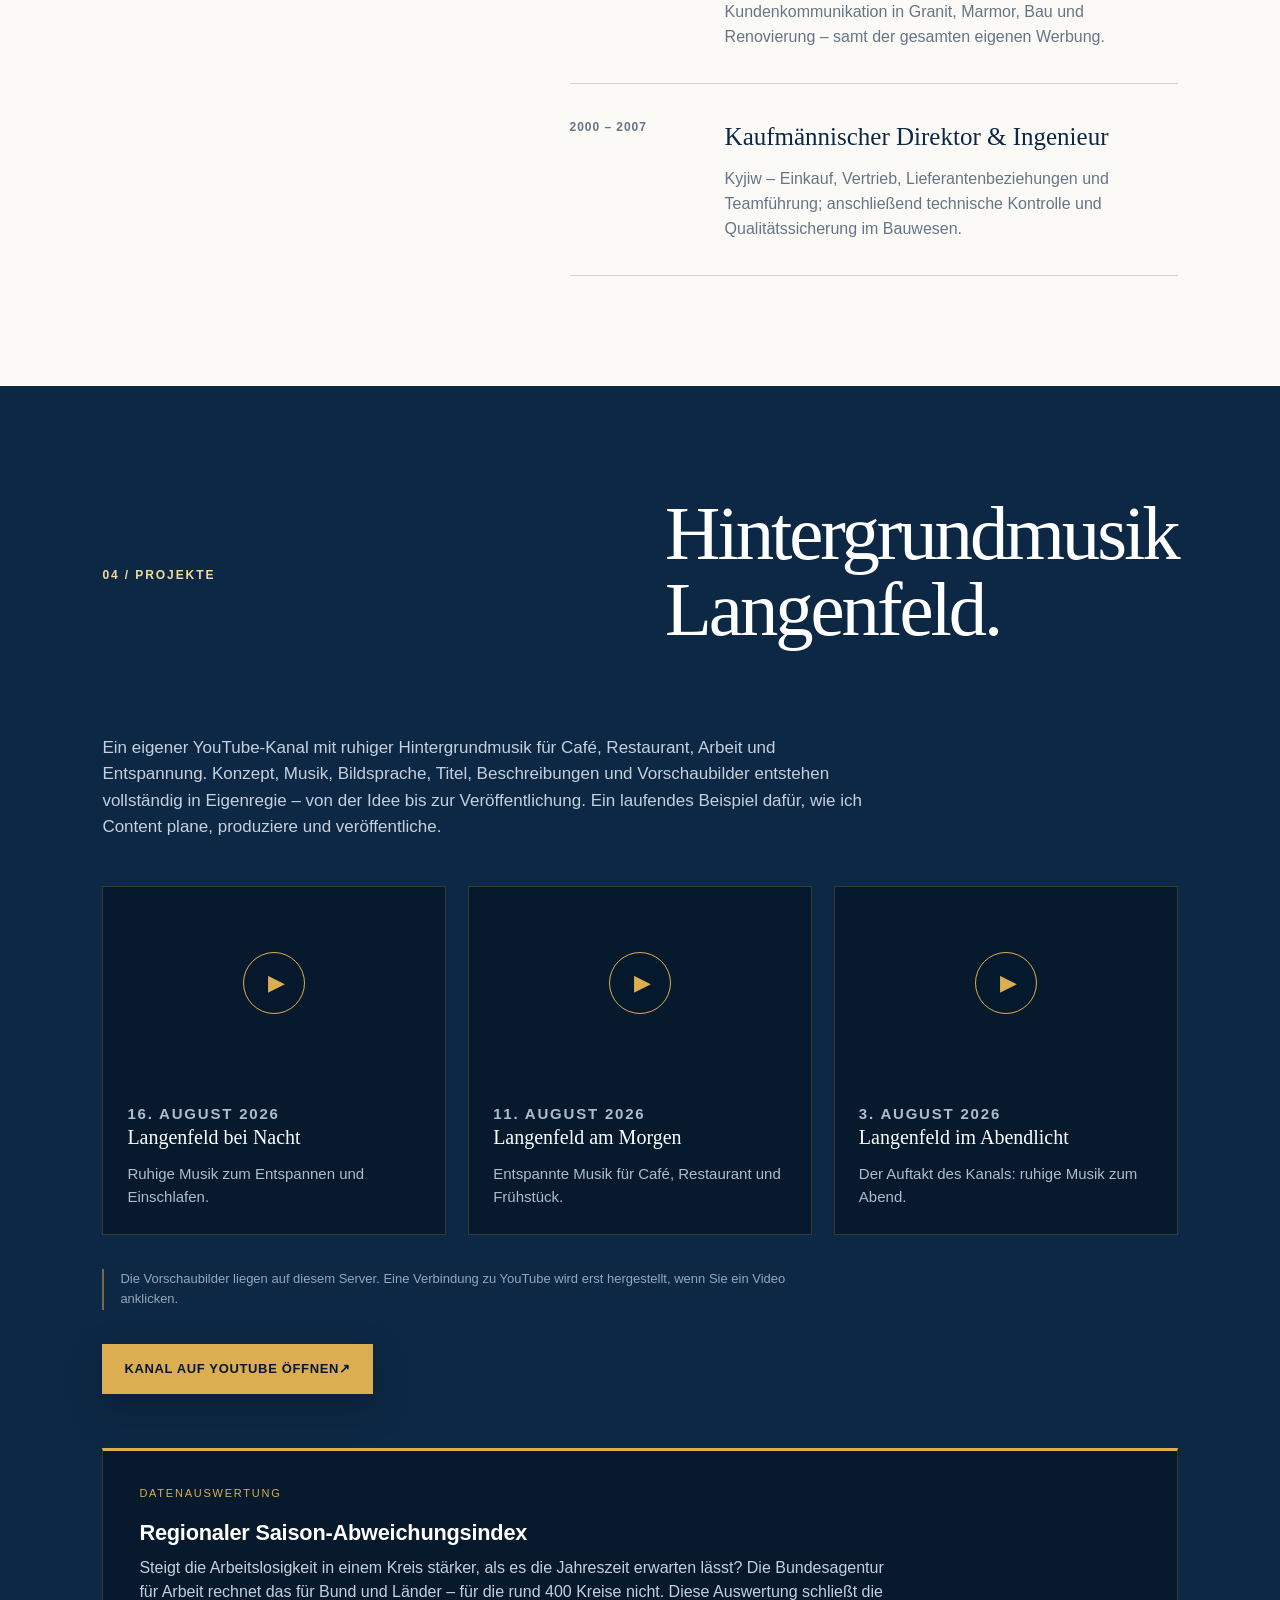
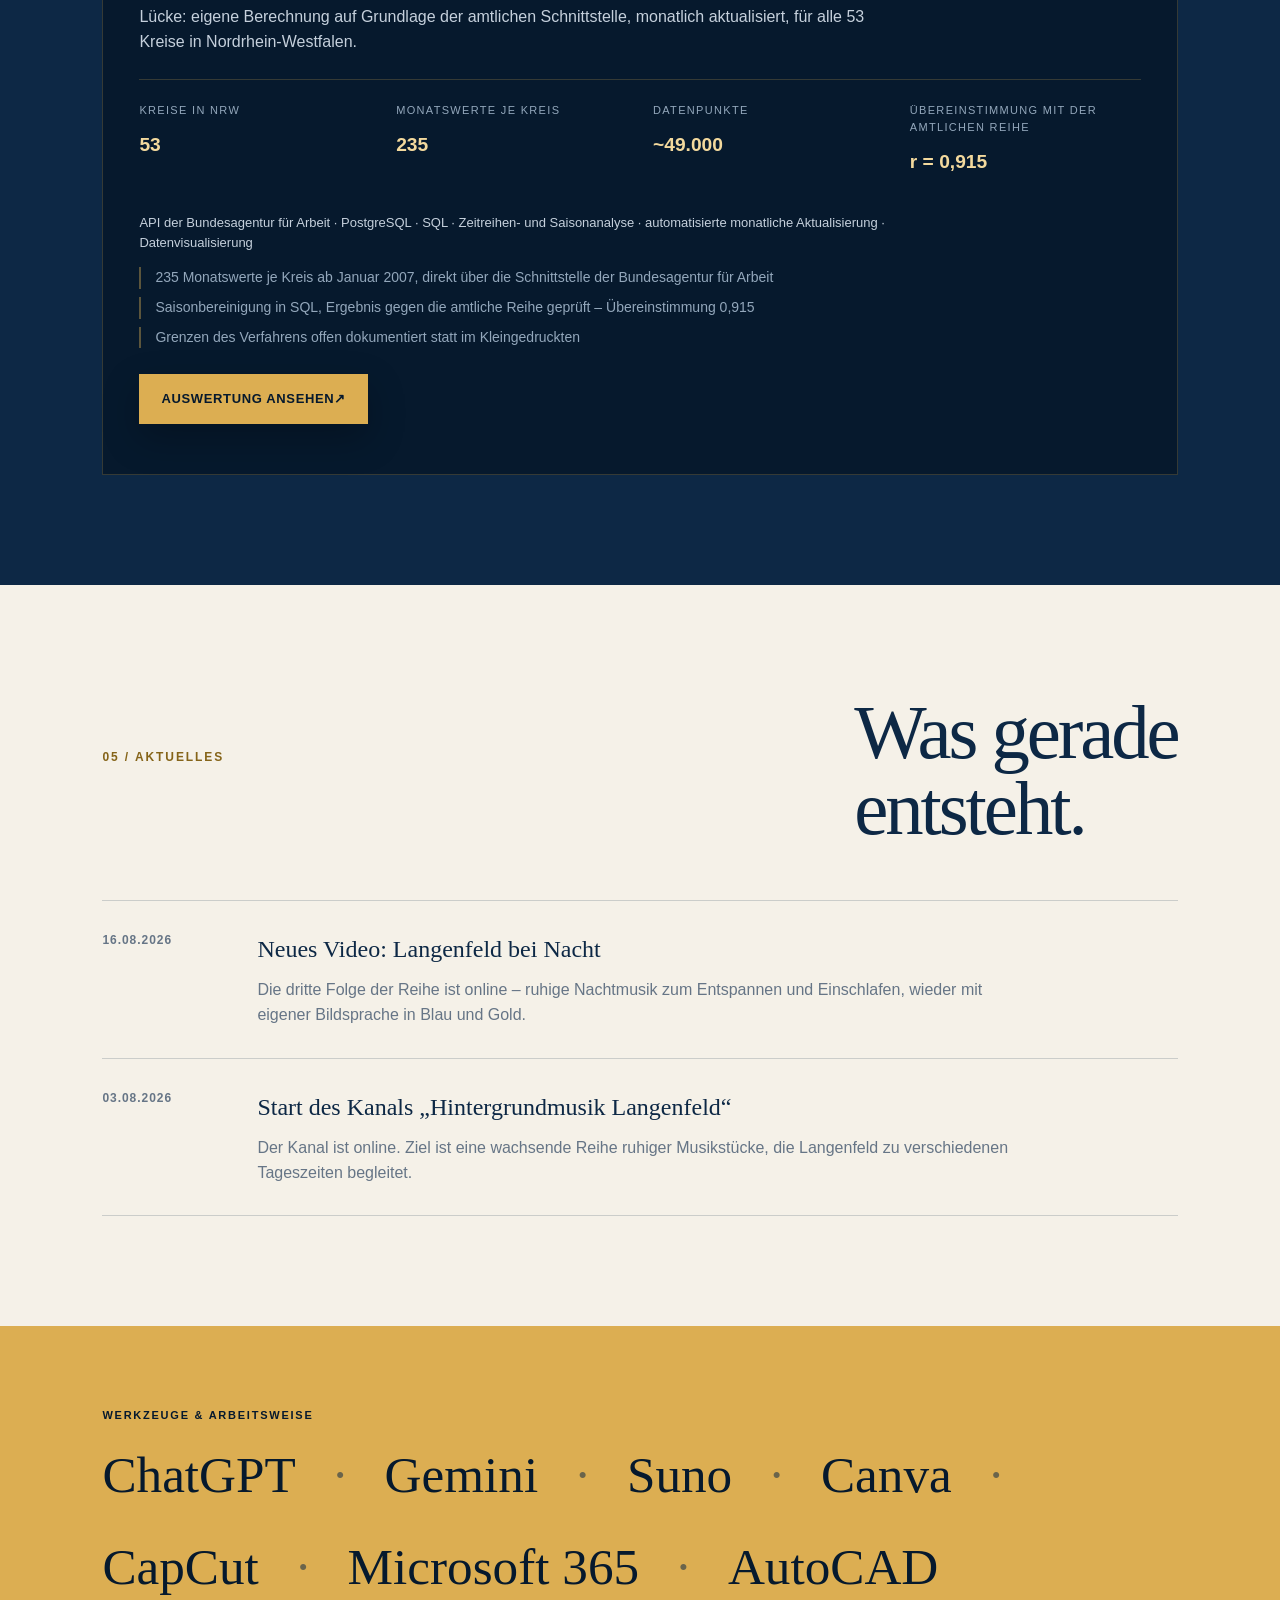
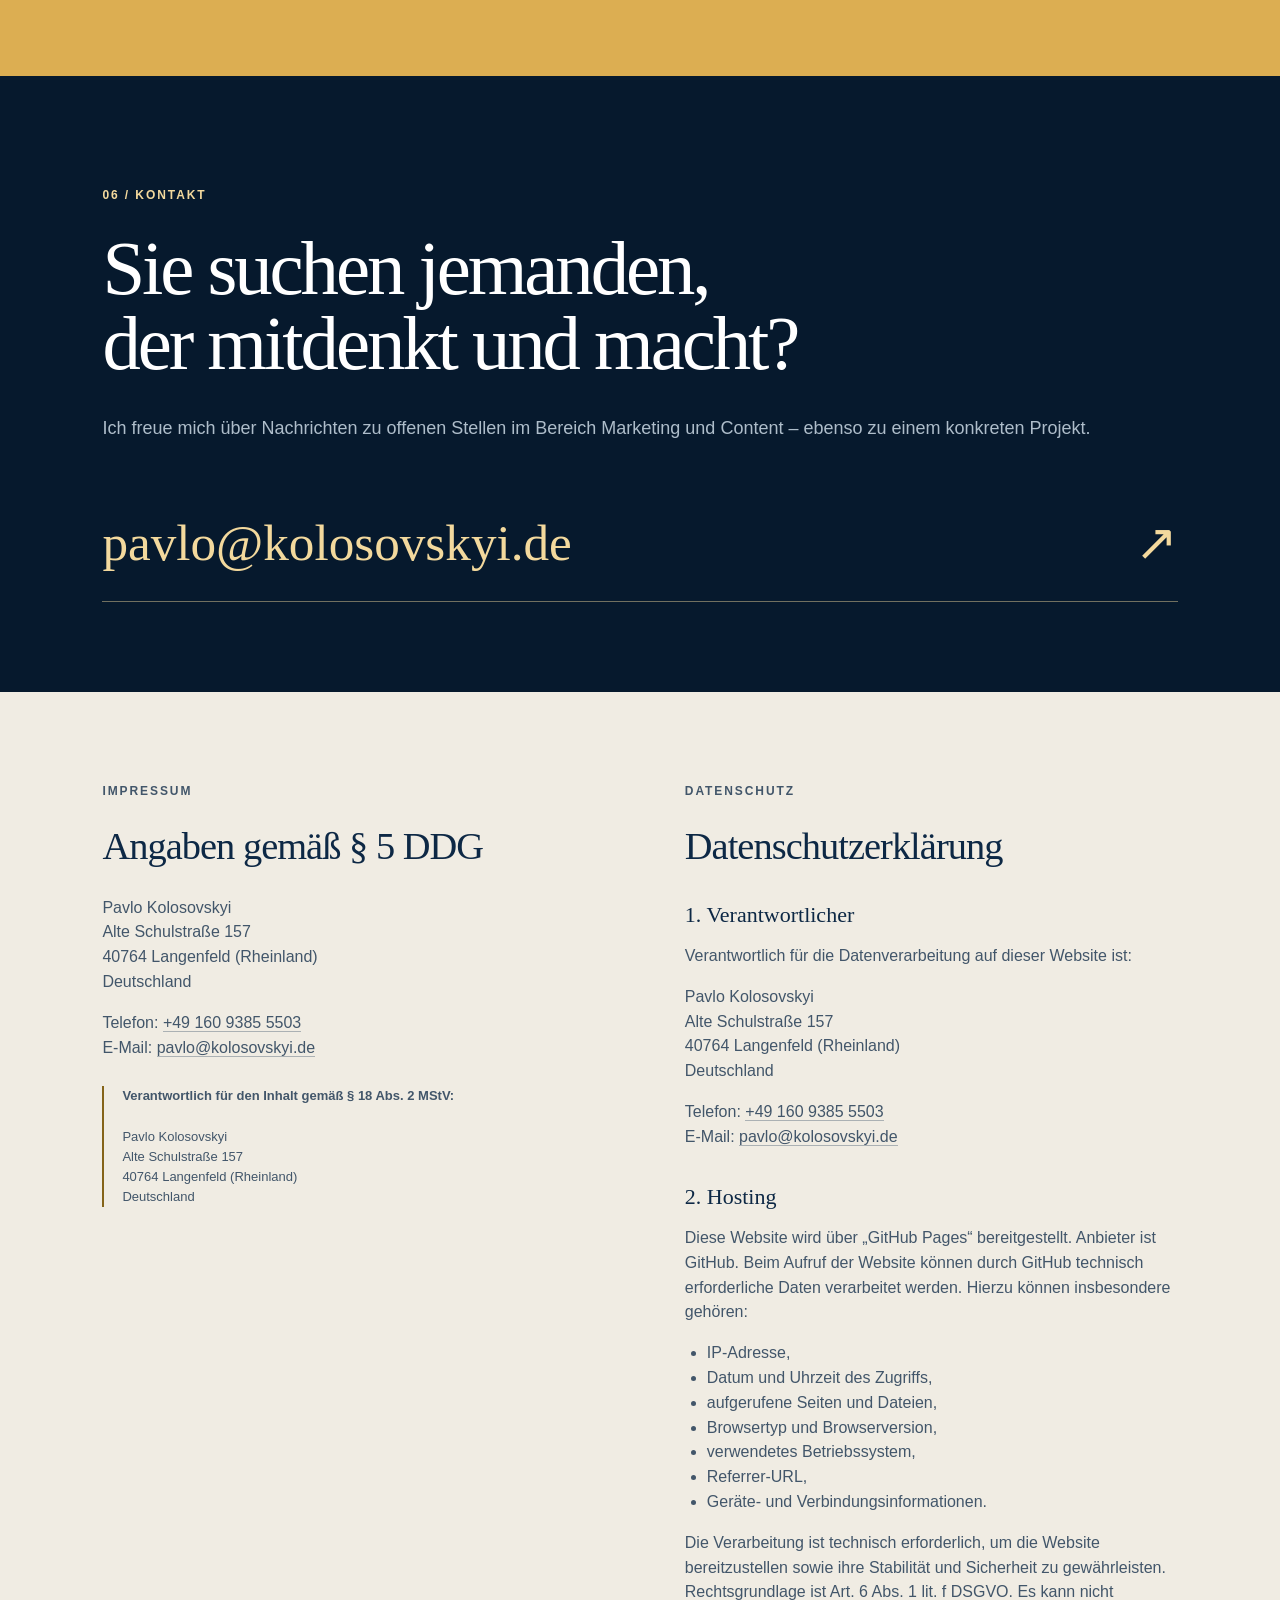
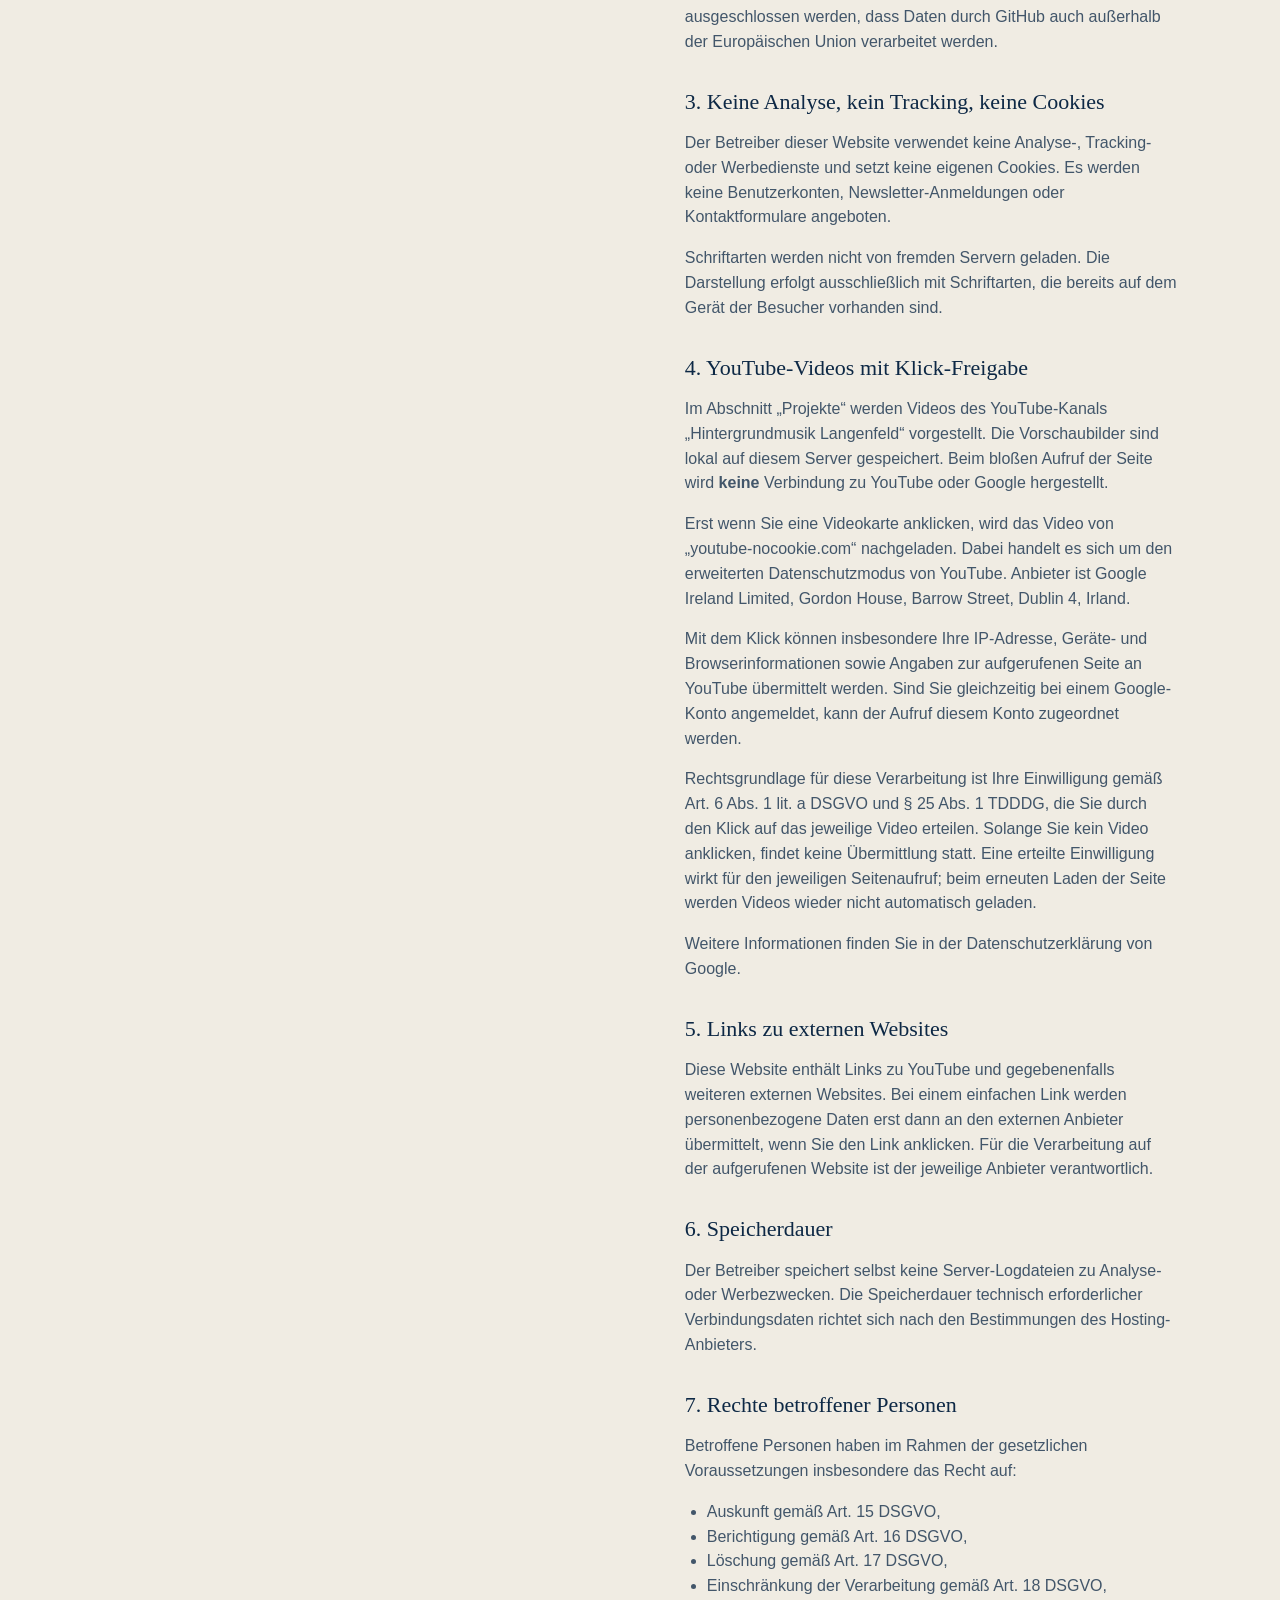
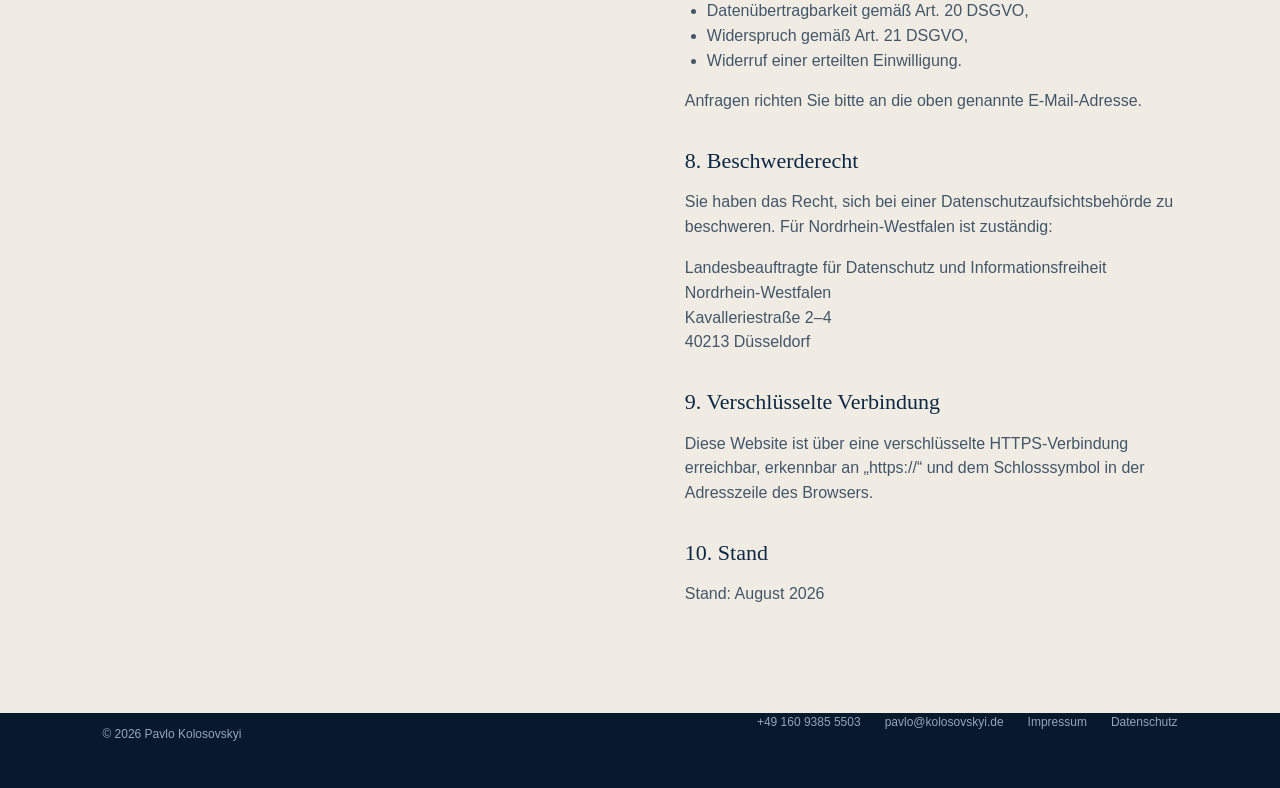
<file: datenschutz.html>
<!doctype html>
<html lang="de">
  <head>
    <meta charset="utf-8" />
    <meta name="viewport" content="width=device-width, initial-scale=1" />
    <title>Datenschutz | Pavlo Kolosovskyi</title>
    <meta name="robots" content="noindex,follow" />
    <link rel="canonical" href="https://kolosovskyi.de/#datenschutz" />
    <meta http-equiv="refresh" content="0; url=./index.html#datenschutz" />
    <link rel="icon" href="assets/favicon.ico" sizes="any" />
    <link rel="stylesheet" href="assets/style.css" />
  </head>
  <body>
    <main>
      <section class="legal-section">
        <article>
          <p class="section-label">Datenschutz</p>
          <h2>Die Datenschutzerklärung finden Sie auf der Startseite</h2>
          <p>Sie werden automatisch weitergeleitet. Falls das nicht geschieht:</p>
          <p><a class="button button-gold" href="./index.html#datenschutz">Zur Datenschutzerklärung</a></p>
        </article>
      </section>
    </main>
  </body>
</html>
</file>
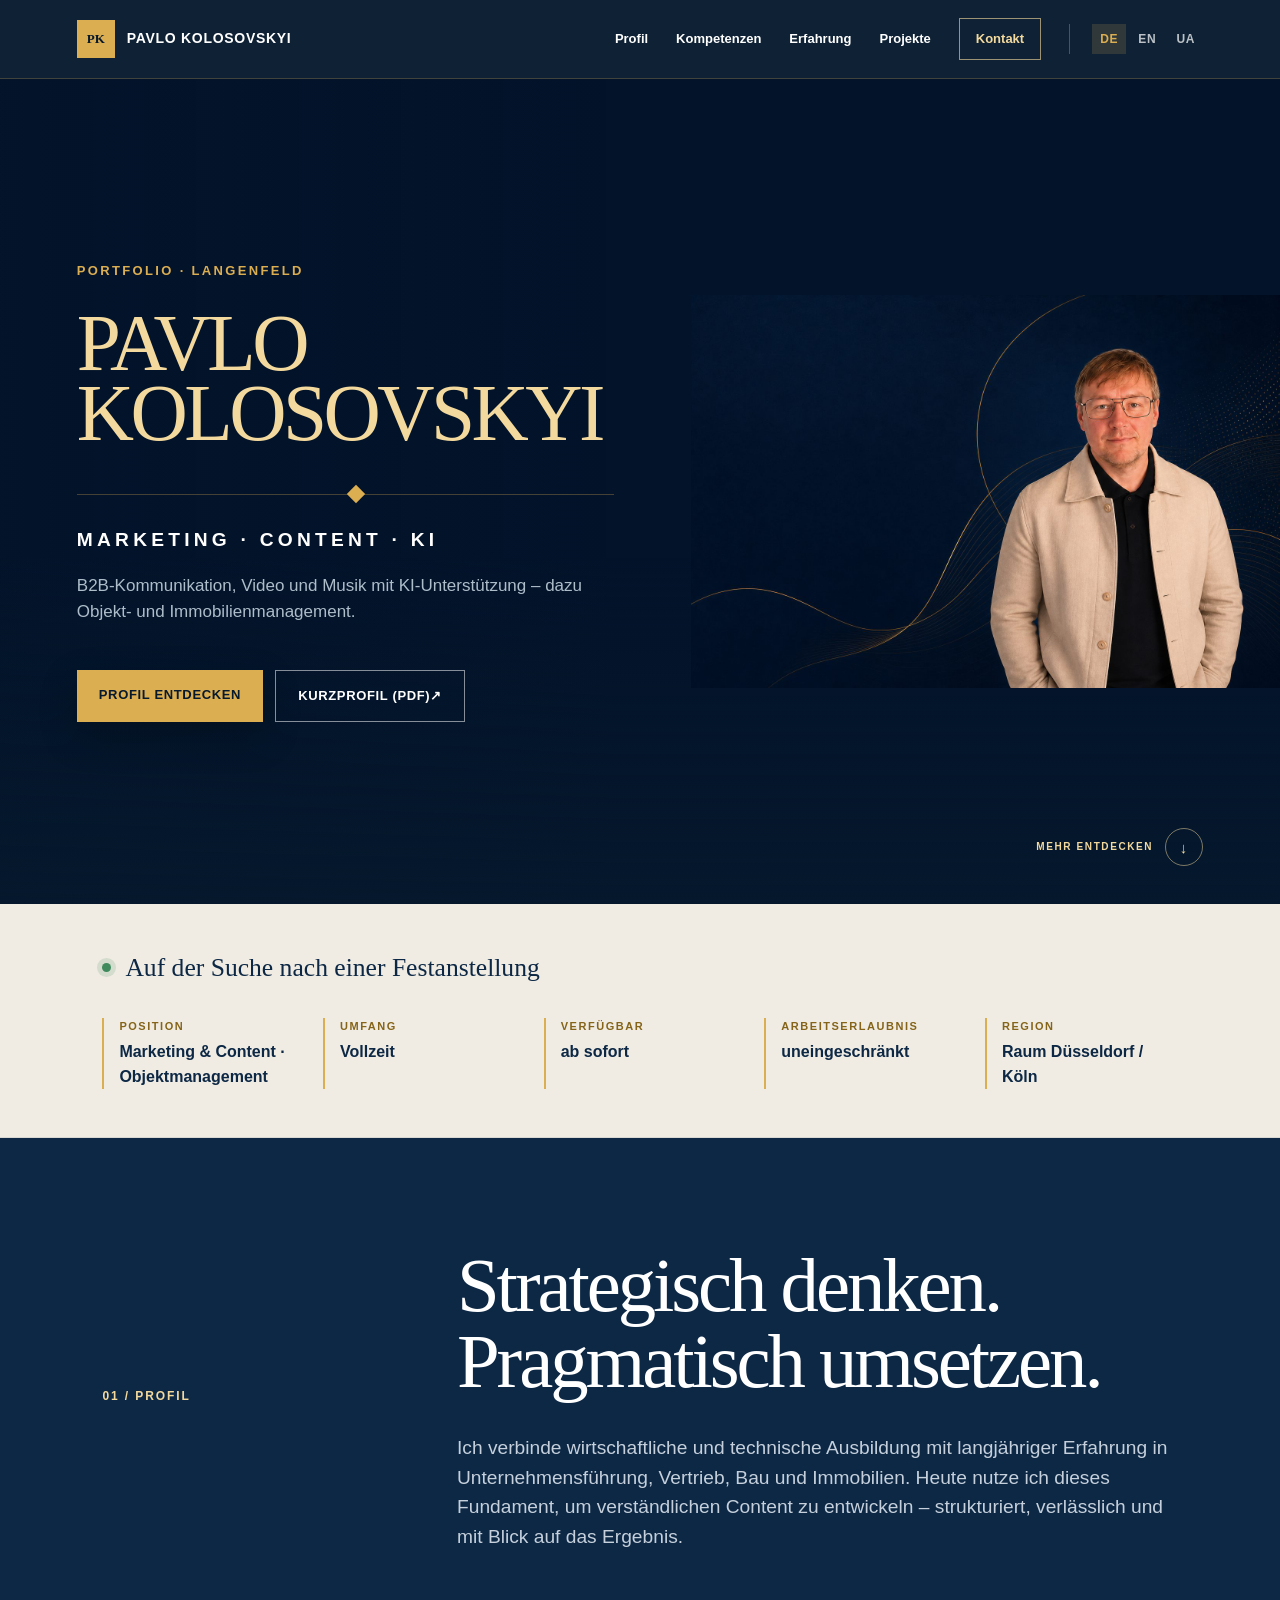
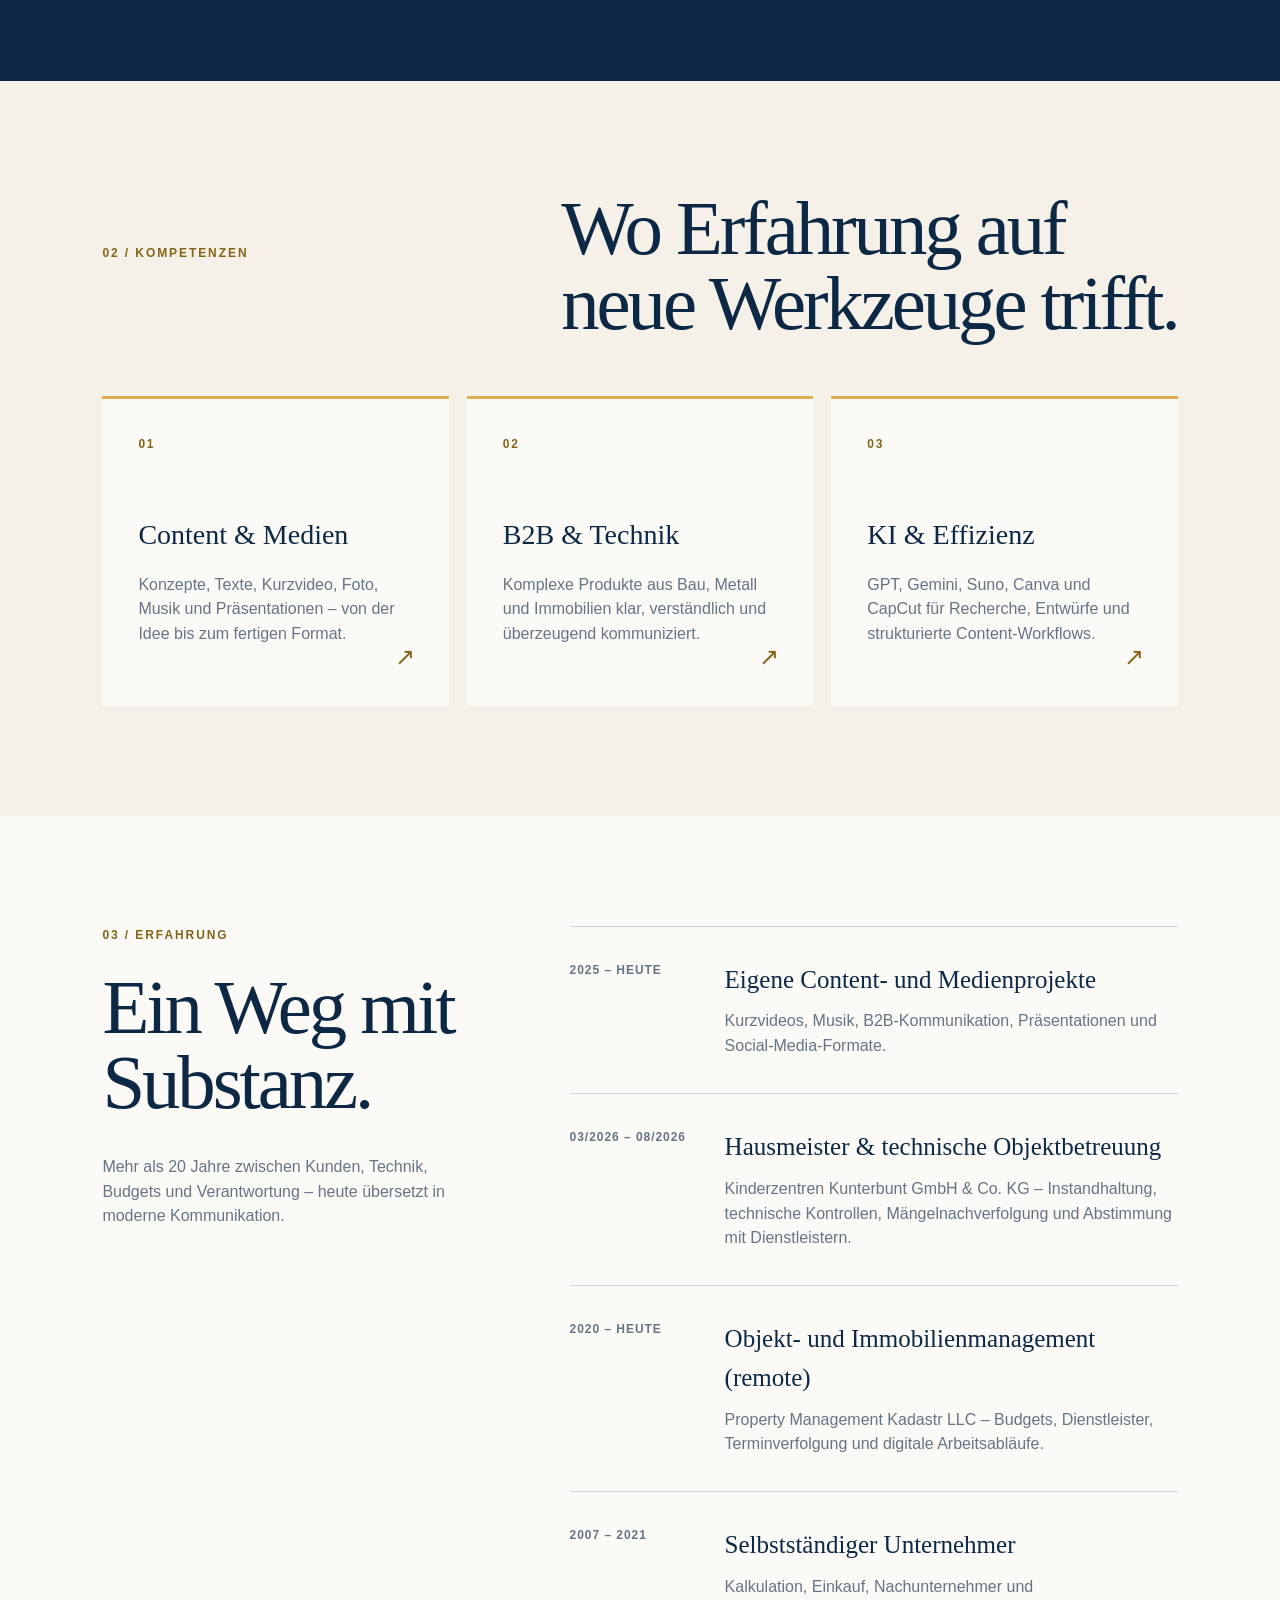
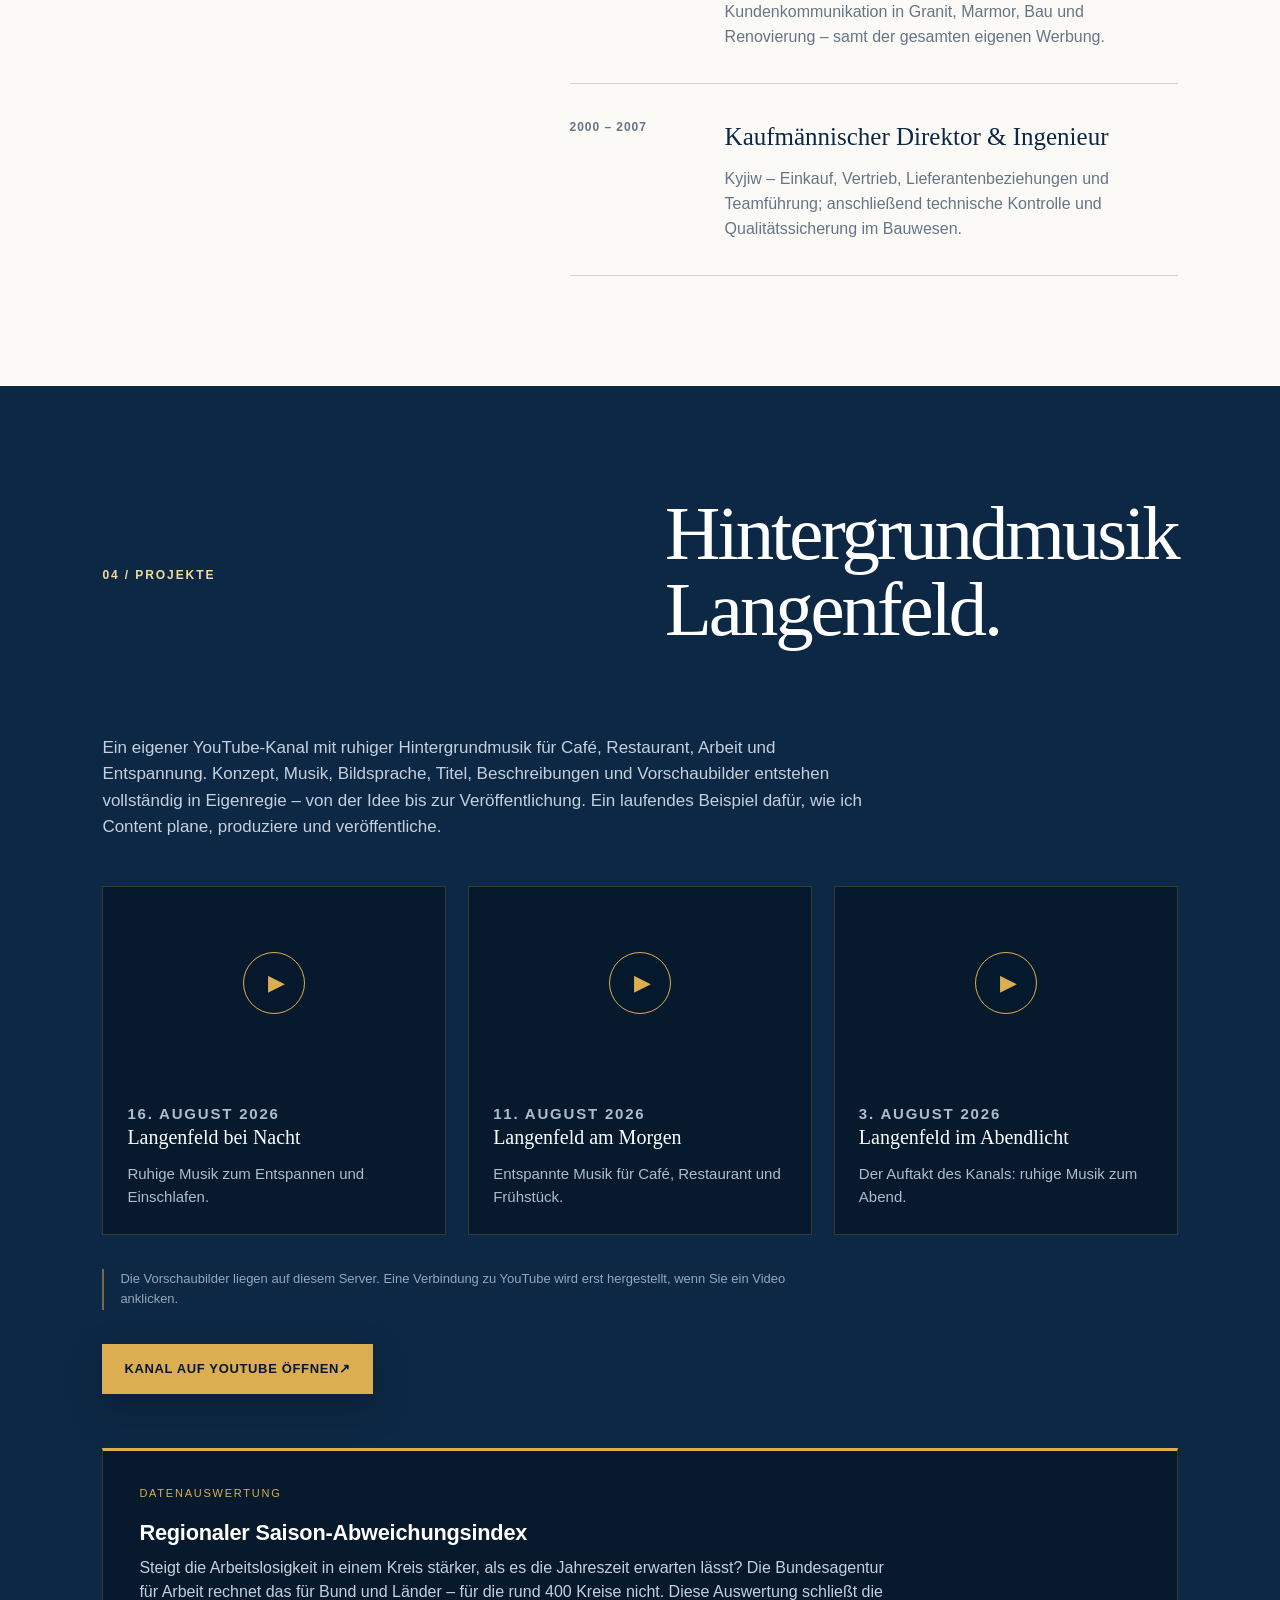
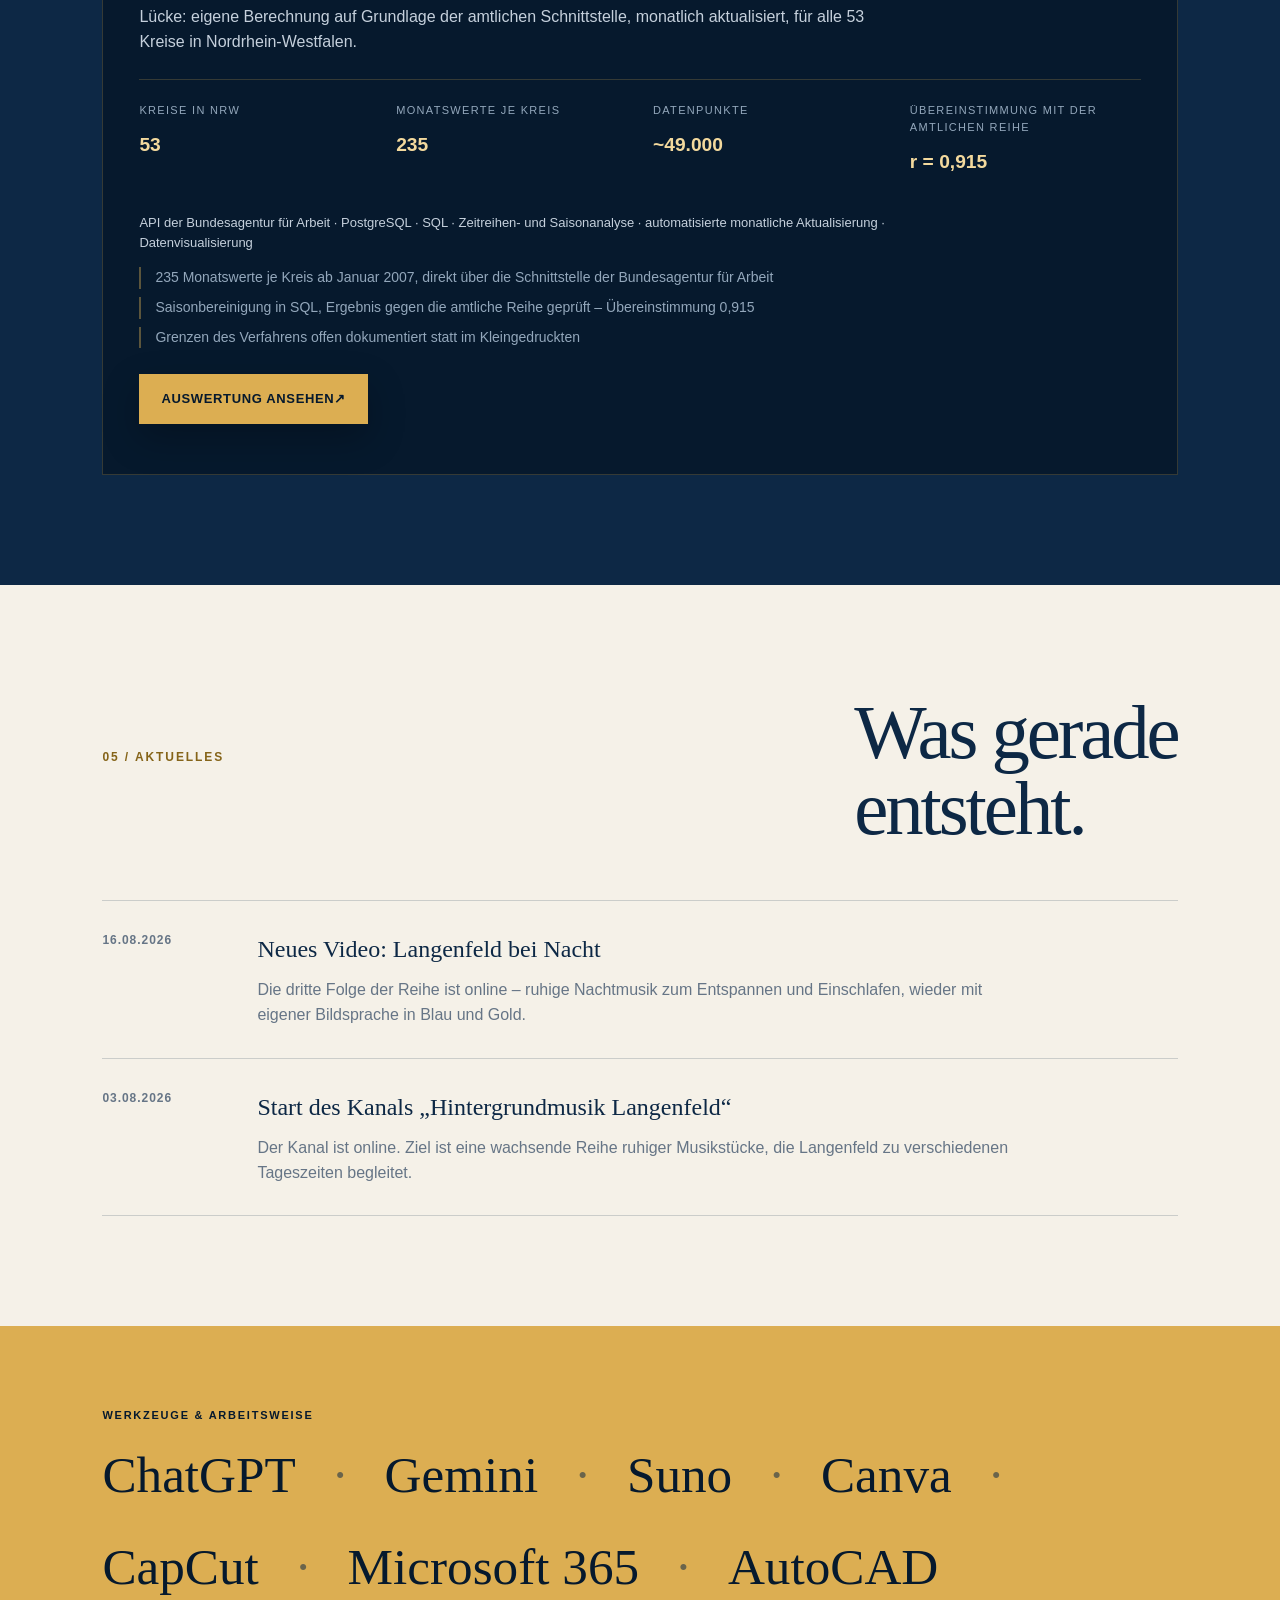
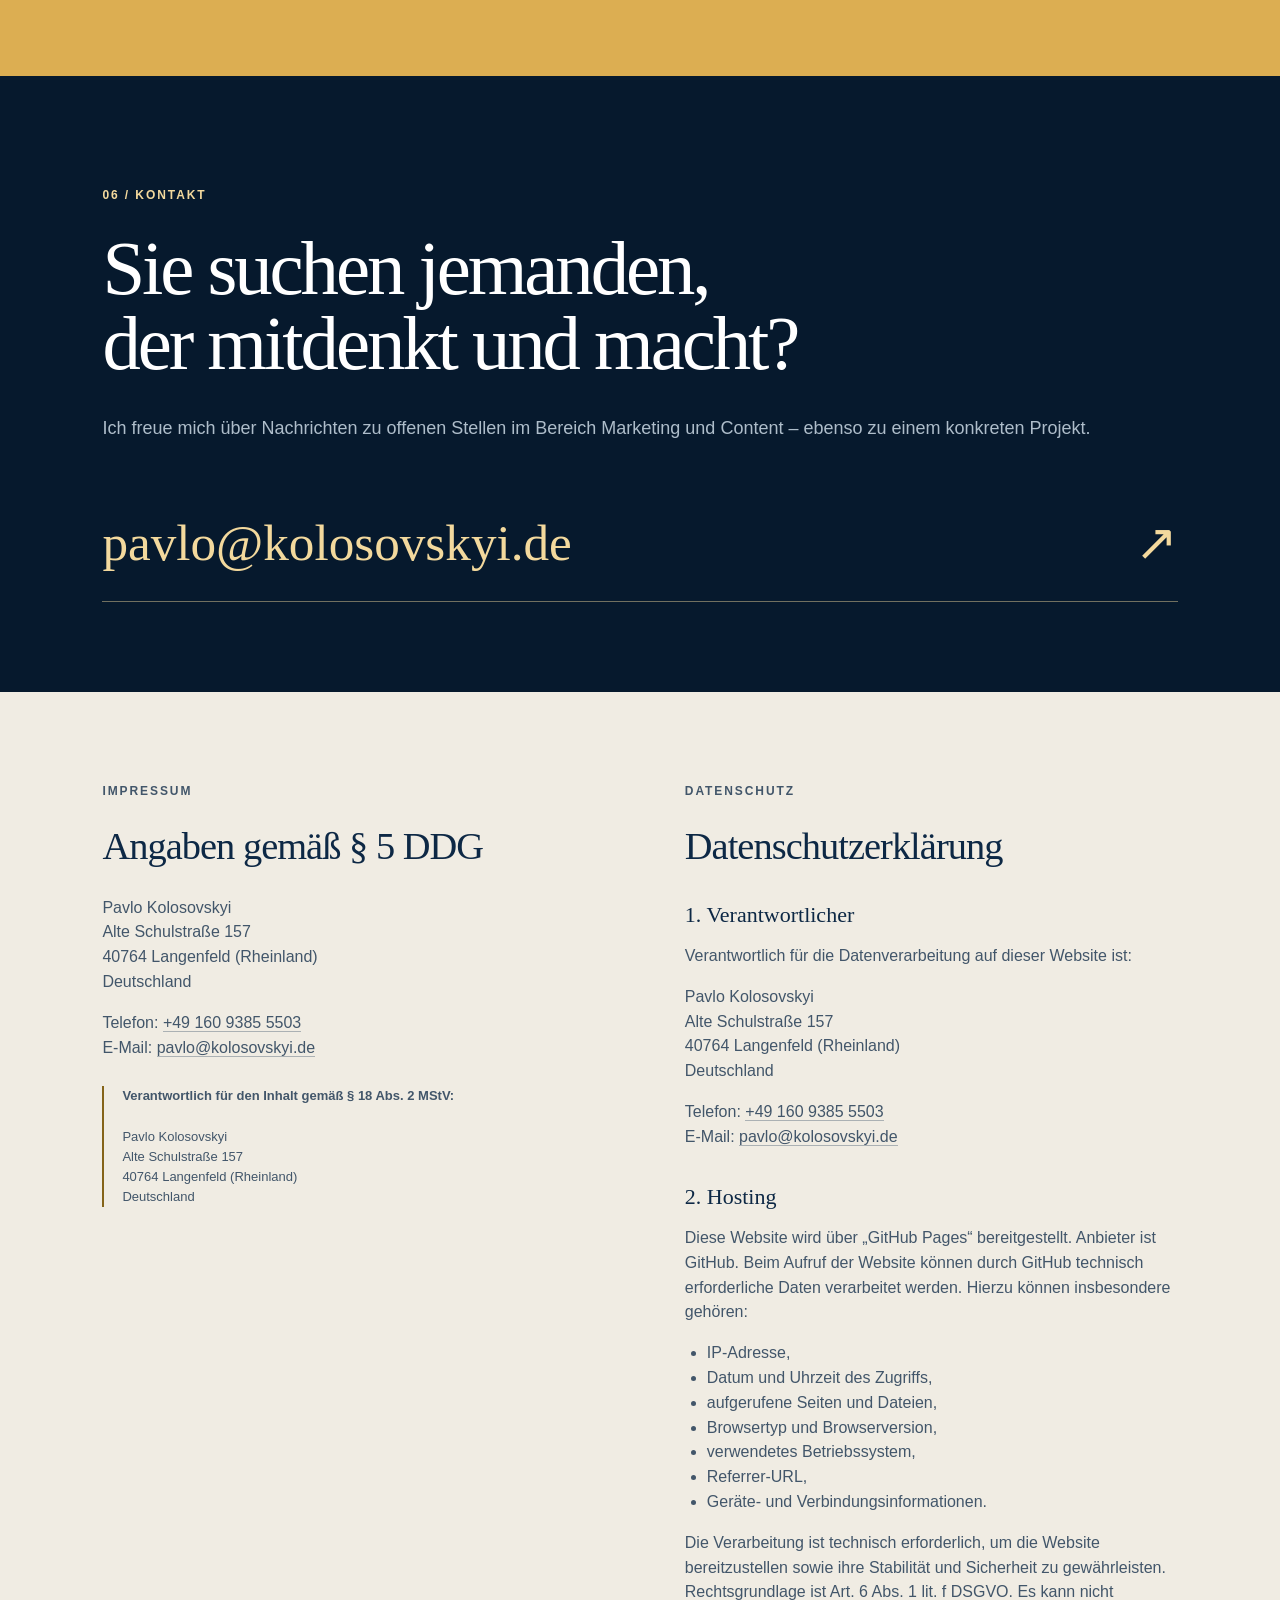
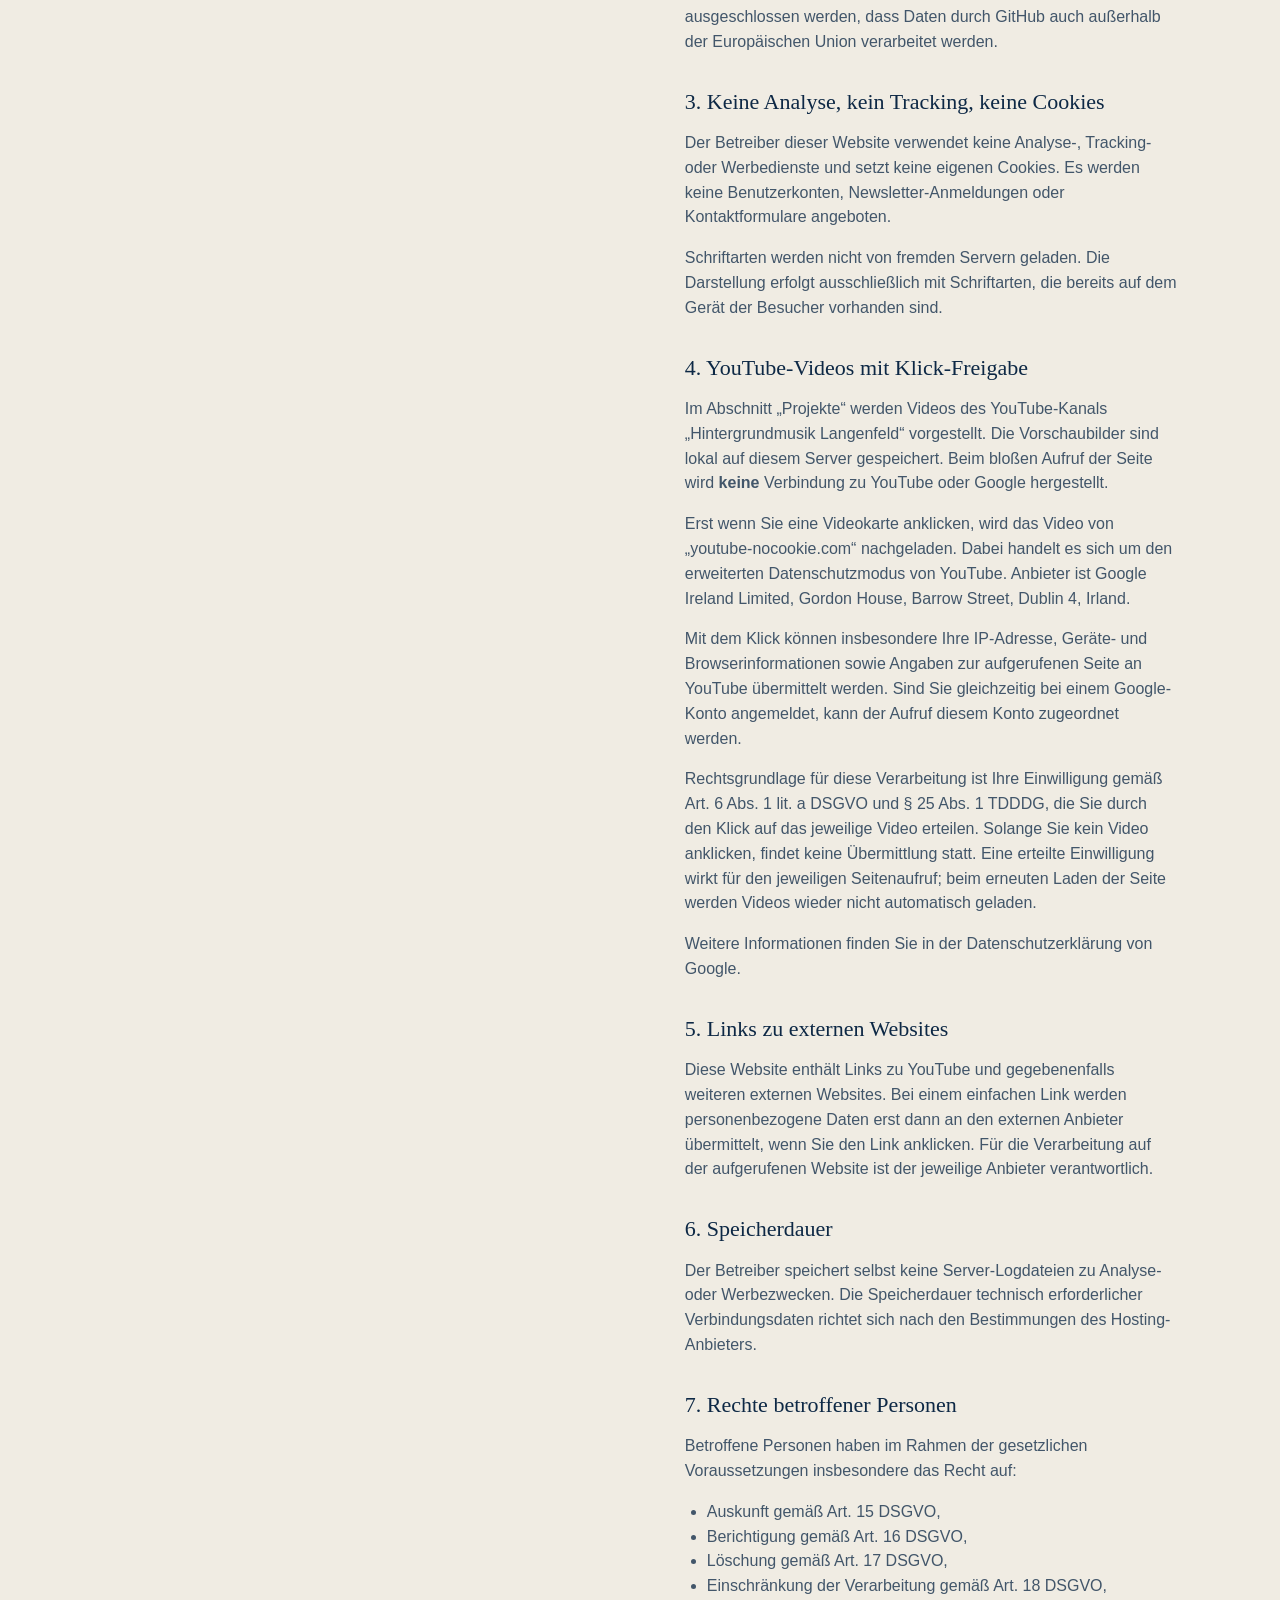
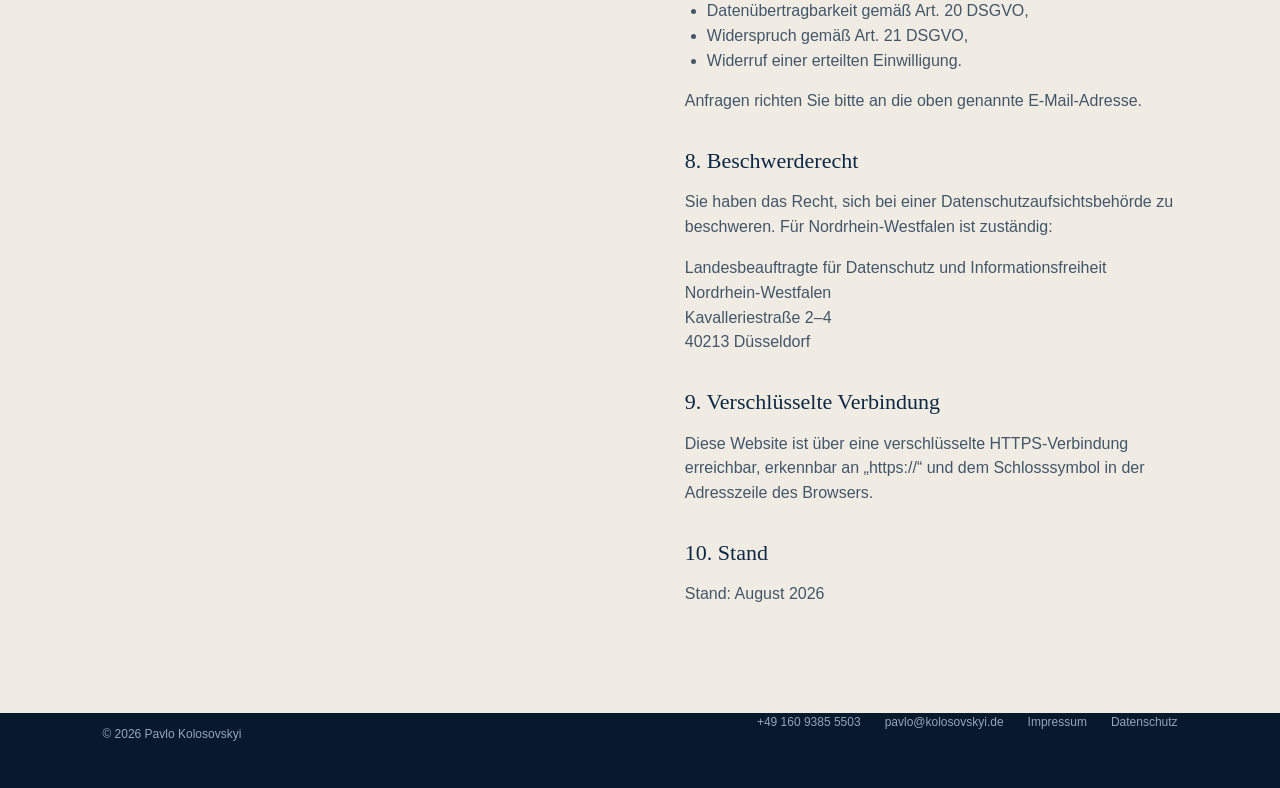
<file: impressum.html>
<!doctype html>
<html lang="de">
  <head>
    <meta charset="utf-8" />
    <meta name="viewport" content="width=device-width, initial-scale=1" />
    <title>Impressum | Pavlo Kolosovskyi</title>
    <meta name="robots" content="noindex,follow" />
    <link rel="canonical" href="https://kolosovskyi.de/#impressum" />
    <meta http-equiv="refresh" content="0; url=./index.html#impressum" />
    <link rel="icon" href="assets/favicon.ico" sizes="any" />
    <link rel="stylesheet" href="assets/style.css" />
  </head>
  <body>
    <main>
      <section class="legal-section">
        <article>
          <p class="section-label">Impressum</p>
          <h2>Das Impressum finden Sie auf der Startseite</h2>
          <p>Sie werden automatisch weitergeleitet. Falls das nicht geschieht:</p>
          <p><a class="button button-gold" href="./index.html#impressum">Zum Impressum</a></p>
        </article>
      </section>
    </main>
  </body>
</html>
</file>
<file: assets/style.css>
/* ==========================================================================
   Pavlo Kolosovskyi - Portfolio
   Eine gemeinsame Stylesheet-Datei fuer alle drei Sprachfassungen.
   Reihenfolge: Tokens - Basis - Kopf - Hero - Sektionen - Fuss - Responsive
   ========================================================================== */

:root {
  --navy: #0d2845;
  --navy-deep: #06192d;
  --hero-bg: #03132a;      /* trifft die Bildkante des Portraets */
  --gold: #dcae52;         /* Akzent auf dunklem Grund */
  --gold-ink: #856419;     /* Goldton fuer Text auf hellem Grund, erfuellt WCAG AA */
  --gold-soft: #f3d99d;
  --cream: #f5f1e8;
  --paper: #fbfaf7;
  --shell: #f0ece3;
  --ink: #14263a;
  --muted: #667586;
  --header-h: 75px;
}

* {
  box-sizing: border-box;
}

html {
  scroll-behavior: smooth;
}

body {
  background: var(--paper);
  color: var(--ink);
  font-family: Arial, Helvetica, sans-serif;
  line-height: 1.55;
  margin: 0;
}

a {
  color: inherit;
  text-decoration: none;
}

img {
  max-width: 100%;
}

h1,
h2 {
  font-family: Georgia, "Times New Roman", serif;
  font-weight: 400;
  line-height: 0.98;
}

/* --------------------------------------------------------------------------
   Skip-Link
   -------------------------------------------------------------------------- */

.skip-link {
  background: var(--gold);
  color: var(--navy-deep);
  font-size: 13px;
  font-weight: 800;
  left: 12px;
  padding: 12px 18px;
  position: fixed;
  text-transform: uppercase;
  top: -100px;
  transition: top 150ms ease;
  z-index: 60;
}

.skip-link:focus {
  top: 12px;
}

/* --------------------------------------------------------------------------
   Kopfzeile, Navigation, Sprachwahl
   -------------------------------------------------------------------------- */

.site-header {
  align-items: center;
  background: rgba(6, 25, 45, 0.96);
  backdrop-filter: blur(16px);
  border-bottom: 1px solid rgba(220, 174, 82, 0.24);
  color: white;
  display: flex;
  justify-content: space-between;
  left: 0;
  padding: 18px clamp(24px, 6vw, 96px);
  position: sticky;
  top: 0;
  z-index: 20;
}

.brand {
  align-items: center;
  display: flex;
  font-size: 14px;
  font-weight: 700;
  gap: 12px;
  letter-spacing: 0.05em;
  text-transform: uppercase;
}

.brand-mark {
  align-items: center;
  background: var(--gold);
  color: var(--navy-deep);
  display: flex;
  font-family: Georgia, "Times New Roman", serif;
  font-size: 13px;
  height: 38px;
  justify-content: center;
  letter-spacing: 0;
  width: 38px;
}

nav {
  align-items: center;
  display: flex;
  font-size: 13px;
  font-weight: 700;
  gap: 28px;
}

nav a:not(.nav-cta):not(.lang-switch a) {
  position: relative;
}

nav > a:not(.nav-cta)::after {
  background: var(--gold);
  bottom: -6px;
  content: "";
  height: 2px;
  left: 0;
  position: absolute;
  transform: scaleX(0);
  transform-origin: left;
  transition: transform 180ms ease;
  width: 100%;
}

nav > a:hover::after,
nav > a:focus-visible::after {
  transform: scaleX(1);
}

.nav-cta {
  border: 1px solid rgba(243, 217, 157, 0.62);
  color: var(--gold-soft);
  padding: 10px 16px;
}

.lang-switch {
  align-items: center;
  border-left: 1px solid rgba(243, 217, 157, 0.28);
  display: flex;
  gap: 4px;
  padding-left: 22px;
}

.lang-switch a {
  color: rgba(255, 255, 255, 0.72);
  font-size: 12px;
  letter-spacing: 0.06em;
  padding: 6px 8px;
  text-transform: uppercase;
}

.lang-switch a:hover,
.lang-switch a:focus-visible {
  color: var(--gold-soft);
}

.lang-switch a[aria-current="true"] {
  background: rgba(220, 174, 82, 0.16);
  color: var(--gold);
}

/* Burger: die Sichtbarkeit steuert reines CSS, das Skript schliesst nur nach der Auswahl */

.nav-toggle {
  height: 1px;
  opacity: 0;
  pointer-events: none;
  position: absolute;
  width: 1px;
}

.nav-burger {
  align-items: center;
  cursor: pointer;
  display: none;
  flex-direction: column;
  gap: 5px;
  height: 42px;
  justify-content: center;
  width: 42px;
}

.nav-burger span {
  background: var(--gold-soft);
  height: 2px;
  transition: transform 180ms ease, opacity 180ms ease;
  width: 22px;
}

.nav-burger em {
  border: 0;
  clip-path: inset(50%);
  height: 1px;
  overflow: hidden;
  position: absolute;
  white-space: nowrap;
  width: 1px;
}

.nav-toggle:focus-visible + .nav-burger {
  outline: 2px solid var(--gold);
  outline-offset: 3px;
}

.nav-toggle:checked + .nav-burger span:nth-child(1) {
  transform: translateY(7px) rotate(45deg);
}

.nav-toggle:checked + .nav-burger span:nth-child(2) {
  opacity: 0;
}

.nav-toggle:checked + .nav-burger span:nth-child(3) {
  transform: translateY(-7px) rotate(-45deg);
}

/* --------------------------------------------------------------------------
   Buttons
   -------------------------------------------------------------------------- */

.button {
  display: inline-flex;
  font-size: 13px;
  font-weight: 800;
  justify-content: center;
  letter-spacing: 0.05em;
  padding: 15px 22px;
  text-transform: uppercase;
  transition: transform 180ms ease, box-shadow 180ms ease;
}

.button:hover,
.button:focus-visible {
  transform: translateY(-2px);
}

.button-gold {
  background: var(--gold);
  box-shadow: 0 14px 36px rgba(0, 0, 0, 0.25);
  color: var(--navy-deep);
}

.button-outline-light {
  border: 1px solid rgba(255, 255, 255, 0.52);
  color: white;
}

.button-outline-dark {
  border: 1px solid rgba(13, 40, 69, 0.35);
  color: var(--navy);
}

/* --------------------------------------------------------------------------
   Hero
   -------------------------------------------------------------------------- */

.hero {
  background: var(--hero-bg);
  min-height: calc(100vh - var(--header-h));
  overflow: hidden;
  position: relative;
}

.hero::before {
  background:
    linear-gradient(180deg, transparent 58%, rgba(6, 25, 45, 0.84) 100%),
    linear-gradient(90deg, rgba(6, 25, 45, 0.14), transparent 48%);
  content: "";
  inset: 0;
  pointer-events: none;
  position: absolute;
  z-index: 1;
}

.hero-layout {
  display: grid;
  /* Die Mindestbreiten muessen zusammen unter 901px bleiben - ab dort greift
     dieses Raster. Sonst schneidet overflow:hidden die rechte Spalte ab. */
  grid-template-columns: minmax(480px, 1.08fr) minmax(360px, 0.92fr);
  height: calc(100vh - var(--header-h));
  margin: 0 auto;
  max-width: 2400px;
  min-height: 430px;
  position: relative;
  z-index: 2;
}

.hero-copy {
  align-self: center;
  padding: clamp(54px, 6vh, 96px) clamp(48px, 6vw, 132px);
}

.hero-kicker {
  color: var(--gold);
  font-size: 13px;
  font-weight: 800;
  letter-spacing: 0.18em;
  margin: 0 0 28px;
  text-transform: uppercase;
}

.hero-copy h1 {
  color: var(--gold-soft);
  font-size: clamp(52px, 6.2vw, 132px);
  letter-spacing: -0.045em;
  line-height: 0.88;
  margin: 0;
  text-transform: uppercase;
}

.hero-copy h1 span {
  display: block;
}

.hero-rule {
  background: rgba(220, 174, 82, 0.3);
  height: 1px;
  margin: clamp(30px, 5vh, 56px) 0 30px;
  max-width: 780px;
  position: relative;
}

.hero-rule span {
  background: var(--gold);
  height: 13px;
  left: 52%;
  position: absolute;
  top: 50%;
  transform: translate(-50%, -50%) rotate(45deg);
  width: 13px;
}

.hero-disciplines {
  color: white;
  font-size: clamp(15px, 1.5vw, 28px);
  font-weight: 700;
  letter-spacing: 0.22em;
  margin: 0;
  text-transform: uppercase;
}

.hero-summary {
  color: #aebdca;
  font-size: clamp(17px, 1.1vw, 21px);
  margin: 18px 0 0;
  max-width: 680px;
}

.hero-actions {
  display: flex;
  flex-wrap: wrap;
  gap: 12px;
  margin-top: clamp(28px, 5vh, 48px);
}

/* Portraet als Hintergrundbild: pro Bildschirmgroesse laedt genau eine Datei */
.hero-portrait {
  background-image: url("hero-desktop.jpg");
  background-position: right center;
  background-repeat: no-repeat;
  background-size: contain;
  height: 100%;
  min-height: 0;
}

.scroll-cue {
  align-items: center;
  bottom: 38px;
  color: var(--gold-soft);
  display: flex;
  font-size: 10px;
  font-weight: 800;
  gap: 12px;
  letter-spacing: 0.16em;
  position: absolute;
  right: clamp(24px, 6vw, 96px);
  text-transform: uppercase;
  z-index: 3;
}

.scroll-cue b {
  align-items: center;
  border: 1px solid rgba(243, 217, 157, 0.5);
  border-radius: 50%;
  display: flex;
  font-size: 15px;
  height: 38px;
  justify-content: center;
  width: 38px;
}

/* --------------------------------------------------------------------------
   Stellensuche: die wichtigste Information direkt unter dem Hero.
   Wer aus einer Bewerbung hierher klickt, soll in fuenf Sekunden wissen,
   was gesucht wird - ohne zu scrollen.
   -------------------------------------------------------------------------- */

.seeking {
  background: var(--shell);
  border-bottom: 1px solid rgba(13, 40, 69, 0.1);
  padding: 44px clamp(24px, 8vw, 132px) 48px;
}

.seeking-status {
  align-items: center;
  color: var(--navy);
  display: flex;
  font-family: Georgia, "Times New Roman", serif;
  font-size: clamp(21px, 2vw, 30px);
  gap: 14px;
  margin: 0 0 30px;
}

.status-dot {
  background: #3f8a5c;
  border-radius: 50%;
  box-shadow: 0 0 0 5px rgba(63, 138, 92, 0.16);
  flex: none;
  height: 9px;
  width: 9px;
}

.seeking-grid {
  display: grid;
  gap: 22px 28px;
  grid-template-columns: repeat(auto-fit, minmax(170px, 1fr));
  margin: 0;
}

.seeking-item {
  border-left: 2px solid var(--gold);
  padding-left: 15px;
}

.seeking-item dt {
  color: var(--gold-ink);
  font-size: 11px;
  font-weight: 800;
  letter-spacing: 0.14em;
  margin-bottom: 5px;
  text-transform: uppercase;
}

.seeking-item dd {
  color: var(--navy);
  font-size: 16px;
  font-weight: 700;
  margin: 0;
}

/* --------------------------------------------------------------------------
   Gemeinsame Sektionsbausteine
   -------------------------------------------------------------------------- */

.section-label {
  align-items: center;
  color: var(--gold-ink);
  display: flex;
  font-size: 12px;
  font-weight: 800;
  gap: 10px;
  letter-spacing: 0.16em;
  margin: 0 0 26px;
  text-transform: uppercase;
}

.section-label.light {
  color: var(--gold-soft);
}

.intro,
.expertise-section,
.experience-section,
.projects-section,
.news-section,
.tools {
  padding: 110px clamp(24px, 8vw, 132px);
}

.intro h2,
.section-heading h2,
.experience-intro h2,
.projects-section > .section-heading h2,
.contact h2 {
  font-size: clamp(46px, 6vw, 86px);
  letter-spacing: -0.04em;
  margin: 0 0 34px;
}

.section-heading {
  display: flex;
  justify-content: space-between;
  margin-bottom: 54px;
}

.section-heading h2 {
  color: var(--navy);
  margin: 0;
}

/* --- 01 Profil --- */

.intro {
  background: var(--navy);
  color: white;
  display: grid;
  gap: 8vw;
  grid-template-columns: 0.35fr 1fr;
}

.intro .section-label {
  color: var(--gold-soft);
}

.intro p:not(.section-label) {
  color: #c5d0dc;
  font-size: clamp(17px, 1.5vw, 22px);
  max-width: 860px;
}

/* --- 02 Kompetenzen --- */

.expertise-section {
  background: var(--cream);
}

.expertise-grid {
  display: grid;
  gap: 18px;
  grid-template-columns: repeat(3, 1fr);
}

.expertise-card {
  background: var(--paper);
  border-top: 3px solid var(--gold);
  min-height: 310px;
  padding: 36px;
  position: relative;
  transition: transform 220ms ease, box-shadow 220ms ease;
}

.expertise-card:hover {
  box-shadow: 0 18px 50px rgba(13, 40, 69, 0.1);
  transform: translateY(-6px);
}

.card-number {
  color: var(--gold-ink);
  font-size: 12px;
  font-weight: 800;
  letter-spacing: 0.15em;
}

.expertise-card h3,
.timeline-item h3 {
  color: var(--navy);
  font-family: Georgia, "Times New Roman", serif;
  font-size: 28px;
  font-weight: 400;
  margin: 60px 0 14px;
}

.expertise-card p,
.timeline-item p,
.experience-intro > p:last-child {
  color: var(--muted);
}

.card-arrow {
  bottom: 30px;
  color: var(--gold-ink);
  font-size: 24px;
  position: absolute;
  right: 34px;
}

/* --- 03 Erfahrung --- */

.experience-section {
  display: grid;
  gap: 8vw;
  grid-template-columns: 0.75fr 1.25fr;
}

.experience-intro {
  align-self: start;
  position: sticky;
  top: 130px;
}

.experience-intro h2 {
  color: var(--navy);
}

.timeline {
  border-top: 1px solid rgba(13, 40, 69, 0.18);
}

.timeline-item {
  border-bottom: 1px solid rgba(13, 40, 69, 0.18);
  display: grid;
  gap: 30px;
  grid-template-columns: 125px 1fr;
  padding: 34px 0;
}

.timeline-period {
  color: var(--gold-ink);
  font-size: 12px;
  font-weight: 800;
  letter-spacing: 0.08em;
  margin: 0;
  text-transform: uppercase;
}

.timeline-item h3 {
  font-size: 25px;
  margin: 0 0 10px;
}

.timeline-item p {
  margin: 0;
}

/* --- 04 Projekte: Videokarten mit Klick-zum-Laden --- */

.projects-section {
  background: var(--navy);
  color: white;
}

.projects-section .section-label {
  color: var(--gold-soft);
}

.projects-section .section-heading h2 {
  color: white;
}

.project-lead {
  color: #c5d0dc;
  font-size: clamp(17px, 1.3vw, 20px);
  margin: 0 0 46px;
  max-width: 760px;
}

.video-grid {
  display: grid;
  gap: 22px;
  grid-template-columns: repeat(3, 1fr);
}

.video-card {
  background: var(--navy-deep);
  border: 1px solid rgba(220, 174, 82, 0.22);
  display: flex;
  flex-direction: column;
}

.video-frame {
  aspect-ratio: 16 / 9;
  background: var(--navy-deep);
  border: 0;
  cursor: pointer;
  display: block;
  margin: 0;
  overflow: hidden;
  padding: 0;
  position: relative;
  width: 100%;
}

.video-frame img {
  display: block;
  height: 100%;
  object-fit: cover;
  transition: transform 260ms ease, opacity 260ms ease;
  width: 100%;
}

.video-frame:hover img,
.video-frame:focus-visible img {
  opacity: 0.82;
  transform: scale(1.03);
}

.video-frame:focus-visible {
  outline: 2px solid var(--gold);
  outline-offset: 2px;
}

.play-badge {
  align-items: center;
  background: rgba(6, 25, 45, 0.72);
  border: 1px solid var(--gold);
  border-radius: 50%;
  color: var(--gold);
  display: flex;
  font-size: 22px;
  height: 62px;
  justify-content: center;
  left: 50%;
  padding-left: 5px;
  position: absolute;
  top: 50%;
  transform: translate(-50%, -50%);
  transition: background 200ms ease;
  width: 62px;
}

.video-frame:hover .play-badge {
  background: rgba(220, 174, 82, 0.92);
  color: var(--navy-deep);
}

.video-frame iframe {
  border: 0;
  height: 100%;
  left: 0;
  position: absolute;
  top: 0;
  width: 100%;
}

.video-body {
  display: flex;
  flex: 1;
  flex-direction: column;
  padding: 22px 24px 26px;
}

.video-date {
  color: var(--gold);
  font-size: 11px;
  font-weight: 800;
  letter-spacing: 0.12em;
  margin: 0 0 10px;
  text-transform: uppercase;
}

.video-body h3 {
  font-family: Georgia, "Times New Roman", serif;
  font-size: 20px;
  font-weight: 400;
  line-height: 1.25;
  margin: 0 0 12px;
}

.video-body p {
  color: #aebdca;
  font-size: 15px;
  margin: 0;
}

.video-note {
  border-left: 2px solid rgba(220, 174, 82, 0.5);
  color: #93a7bb;
  font-size: 13px;
  margin: 34px 0 0;
  max-width: 720px;
  padding-left: 16px;
}

.channel-action {
  margin-top: 34px;
}

/* Zweites Projekt im Abschnitt 04: Datenauswertung.
   Gleiche Bildsprache wie die Videokarten, nur ohne Vorschaubild. */
.project-data {
  background: var(--navy-deep);
  border: 1px solid rgba(220, 174, 82, 0.22);
  border-top: 3px solid var(--gold);
  margin-top: 54px;
  padding: 34px 36px 36px;
}

.project-data h3 {
  color: white;
  font-size: clamp(20px, 1.7vw, 26px);
  letter-spacing: -0.01em;
  margin: 0 0 6px;
}

.project-data .project-data-kicker {
  color: var(--gold);
  font-size: 11px;
  letter-spacing: 0.16em;
  margin: 0 0 14px;
  text-transform: uppercase;
}

.project-data p {
  color: #c5d0dc;
  margin: 0 0 14px;
  max-width: 760px;
}

.project-figures {
  border-top: 1px solid rgba(220, 174, 82, 0.22);
  display: grid;
  gap: 18px 26px;
  grid-template-columns: repeat(auto-fit, minmax(9rem, 1fr));
  margin: 24px 0 26px;
  padding-top: 22px;
}

.project-figures div { }

.project-figures dt,
.project-figures .fig-label {
  color: #93a7bb;
  font-size: 11px;
  letter-spacing: 0.12em;
  text-transform: uppercase;
}

.project-figures .fig-value {
  color: var(--gold-soft);
  font-size: clamp(19px, 1.5vw, 23px);
  font-weight: 600;
  line-height: 1.2;
  margin-top: 3px;
}

.project-stack {
  color: #93a7bb;
  font-size: 13px;
  margin: 0 0 24px;
}

.project-data ul {
  color: #93a7bb;
  font-size: 14px;
  list-style: none;
  margin: 0 0 26px;
  padding: 0;
}

.project-data li {
  border-left: 2px solid rgba(220, 174, 82, 0.4);
  margin-bottom: 8px;
  padding-left: 14px;
}

@media (max-width: 640px) {
  .project-data { padding: 26px 22px 28px; }
}

/* --- 05 Aktuelles --- */

.news-section {
  background: var(--cream);
}

.news-list {
  border-top: 1px solid rgba(13, 40, 69, 0.18);
}

.news-item {
  border-bottom: 1px solid rgba(13, 40, 69, 0.18);
  display: grid;
  gap: 30px;
  grid-template-columns: 125px 1fr;
  padding: 30px 0;
}

.news-date {
  color: var(--gold-ink);
  font-size: 12px;
  font-weight: 800;
  letter-spacing: 0.08em;
  margin: 0;
  text-transform: uppercase;
}

.news-item h3 {
  color: var(--navy);
  font-family: Georgia, "Times New Roman", serif;
  font-size: 24px;
  font-weight: 400;
  margin: 0 0 10px;
}

.news-item p {
  color: var(--muted);
  margin: 0;
  max-width: 760px;
}

/* --- Werkzeugleiste --- */

.tools {
  background: var(--gold);
  color: var(--navy-deep);
  overflow: hidden;
  padding-bottom: 70px;
  padding-top: 70px;
}

.tools > p {
  font-size: 11px;
  font-weight: 800;
  letter-spacing: 0.16em;
  text-transform: uppercase;
}

.tool-row {
  display: flex;
  flex-wrap: wrap;
  font-family: Georgia, "Times New Roman", serif;
  font-size: clamp(27px, 4vw, 55px);
  gap: 12px 38px;
}

.tool-row span:not(:last-child)::after {
  color: rgba(13, 40, 69, 0.55);
  content: "·";
  margin-left: 38px;
}

/* --------------------------------------------------------------------------
   06 Kontakt und Fusszeile
   -------------------------------------------------------------------------- */

.contact {
  background: var(--navy-deep);
  color: white;
  padding: 110px clamp(24px, 8vw, 132px) 90px;
}

.contact h2 {
  max-width: 1100px;
}

.contact-copy {
  color: #aebdca;
  font-size: 18px;
}

.contact-link {
  border-bottom: 1px solid rgba(243, 217, 157, 0.45);
  color: var(--gold-soft);
  display: flex;
  font-family: Georgia, "Times New Roman", serif;
  font-size: clamp(27px, 4vw, 52px);
  justify-content: space-between;
  margin-top: 60px;
  padding-bottom: 18px;
}

.site-footer {
  background: var(--navy-deep);
  color: #93a7bb;
  display: flex;
  flex-wrap: wrap;
  font-size: 12px;
  gap: 16px;
  justify-content: space-between;
  padding: 0 clamp(24px, 8vw, 132px) 32px;
}

.site-footer div {
  display: flex;
  flex-wrap: wrap;
  gap: 24px;
}

.site-footer a:hover,
.site-footer a:focus-visible {
  color: var(--gold-soft);
}

/* --------------------------------------------------------------------------
   Rechtliche Hinweise
   -------------------------------------------------------------------------- */

.legal-section {
  background: var(--shell);
  display: grid;
  gap: clamp(36px, 7vw, 96px);
  grid-template-columns: repeat(2, minmax(0, 1fr));
  padding: 90px clamp(24px, 8vw, 132px);
}

.legal-section article {
  scroll-margin-top: 100px;
}

.legal-section h2 {
  color: var(--navy);
  font-size: clamp(30px, 3vw, 44px);
  letter-spacing: -0.025em;
  line-height: 1.08;
  margin: 0 0 28px;
}

.legal-section h3 {
  color: var(--navy);
  font-family: Georgia, "Times New Roman", serif;
  font-size: 22px;
  font-weight: 400;
  line-height: 1.2;
  margin: 34px 0 14px;
}

.legal-section p {
  color: #42566a;
  max-width: 680px;
}

.legal-section ul {
  color: #42566a;
  padding-left: 22px;
}

.legal-section a {
  border-bottom: 1px solid rgba(13, 40, 69, 0.3);
}

.legal-note {
  border-left: 2px solid var(--gold-ink);
  font-size: 13px;
  margin-top: 26px;
  padding-left: 18px;
}

/* --------------------------------------------------------------------------
   Responsive
   -------------------------------------------------------------------------- */

@media (max-width: 900px) {
  .nav-burger {
    display: flex;
  }

  nav {
    background: var(--navy-deep);
    border-bottom: 1px solid rgba(220, 174, 82, 0.24);
    box-shadow: 0 18px 40px rgba(0, 0, 0, 0.45);
    display: none;
    flex-direction: column;
    gap: 0;
    left: 0;
    padding: 8px 0 16px;
    position: absolute;
    right: 0;
    top: 100%;
  }

  .nav-toggle:checked ~ nav {
    display: flex;
  }

  nav > a {
    font-size: 15px;
    padding: 14px clamp(24px, 6vw, 96px);
    width: 100%;
  }

  nav > a:not(.nav-cta)::after {
    display: none;
  }

  /* Der Rahmen-Button wird im Klappmenue zu einem normalen Eintrag.
     Die Innenabstaende muessen mitgesetzt werden, weil die Klasse
     spezifischer ist als die Regel fuer "nav > a". */
  .nav-cta {
    border: 0;
    color: var(--gold-soft);
    padding: 14px clamp(24px, 6vw, 96px);
  }

  .lang-switch {
    border-left: 0;
    border-top: 1px solid rgba(243, 217, 157, 0.2);
    gap: 6px;
    margin-top: 8px;
    padding: 14px clamp(24px, 6vw, 96px) 0;
    width: 100%;
  }

  /* Mindestens 44px hoch, damit die Flaeche mit dem Finger sicher zu treffen ist. */
  .lang-switch a {
    font-size: 14px;
    padding: 12px 14px;
  }

  /* Hero: echter Text statt Bild-Headline */
  .hero {
    min-height: 0;
  }

  .hero-layout {
    grid-template-columns: 1fr;
    height: auto;
    min-height: 0;
  }

  .hero-copy {
    padding: 54px clamp(20px, 6vw, 42px) 40px;
  }

  .hero-portrait {
    aspect-ratio: 720 / 882;
    background-image: url("hero-mobile.jpg");
    background-position: center top;
    background-size: cover;
    height: auto;
    position: relative;
  }

  .hero-portrait::after {
    background: linear-gradient(180deg, var(--hero-bg) 0%, transparent 18%);
    content: "";
    inset: 0;
    position: absolute;
  }

  .hero::before {
    display: none;
  }

  .scroll-cue {
    display: none;
  }

  .intro,
  .experience-section {
    grid-template-columns: 1fr;
  }

  .section-heading {
    display: block;
  }

  .expertise-grid,
  .video-grid {
    grid-template-columns: 1fr;
  }

  .experience-intro {
    position: static;
  }
}

@media (max-width: 560px) {
  .site-header {
    padding: 13px 18px;
  }

  .brand > span:last-child {
    display: none;
  }

  nav > a,
  .lang-switch {
    padding-left: 18px;
    padding-right: 18px;
  }

  .hero-copy {
    padding: 42px 20px 36px;
  }

  /* "Kolosovskyi" ist das laengste Wort und darf nie abgeschnitten werden.
     Bei 52px belegt es rund 6,5x seine Schriftgroesse; der Teiler 6,6 laesst
     etwas Reserve zum 20px-Innenabstand auf beiden Seiten. */
  .hero-copy h1 {
    font-size: min(52px, calc((100vw - 46px) / 6.6));
  }

  .hero-actions {
    align-items: stretch;
    flex-direction: column;
  }

  .seeking,
  .intro,
  .expertise-section,
  .experience-section,
  .projects-section,
  .news-section,
  .tools,
  .contact,
  .site-footer {
    padding-left: 20px;
    padding-right: 20px;
  }

  .intro,
  .expertise-section,
  .experience-section,
  .projects-section,
  .news-section {
    padding-bottom: 76px;
    padding-top: 76px;
  }

  .intro h2,
  .section-heading h2,
  .experience-intro h2,
  .contact h2 {
    font-size: 46px;
  }

  .timeline-item,
  .news-item {
    gap: 8px;
    grid-template-columns: 1fr;
  }

  .contact-link {
    font-size: 23px;
  }

  .site-footer {
    align-items: flex-start;
    flex-direction: column;
    gap: 12px;
  }

  .site-footer div {
    flex-direction: column;
    gap: 6px;
  }
}

@media (max-width: 760px) {
  .legal-section {
    grid-template-columns: 1fr;
    padding: 70px 20px;
  }
}

@media (min-width: 901px) and (max-height: 800px) {
  .hero-copy {
    padding-bottom: 30px;
    padding-top: 30px;
  }

  .hero-kicker {
    margin-bottom: 14px;
  }

  /* Untergrenze bewusst niedrig: bei 901-1100px Breite passt "Kolosovskyi"
     sonst nicht in die linke Spalte. */
  .hero-copy h1 {
    font-size: clamp(52px, 5.7vw, 112px);
    line-height: 0.84;
  }

  .hero-rule {
    margin-bottom: 18px;
    margin-top: 22px;
  }

  .hero-disciplines {
    font-size: clamp(19px, 1.35vw, 25px);
  }

  .hero-summary {
    display: none;
  }

  .hero-actions {
    margin-top: 20px;
  }

  .scroll-cue {
    bottom: 20px;
  }
}

@media (min-width: 1400px) {
  :root {
    --header-h: 86px;
  }

  body {
    font-size: 18px;
  }

  .site-header {
    padding-bottom: 20px;
    padding-top: 20px;
  }

  .hero-portrait {
    margin-right: clamp(28px, 3vw, 72px);
  }

  .brand {
    font-size: 16px;
  }

  .brand-mark {
    font-size: 15px;
    height: 42px;
    width: 42px;
  }

  nav {
    font-size: 15px;
    gap: 34px;
  }

  .button {
    font-size: 15px;
    padding: 14px 20px;
  }

  .hero-kicker {
    font-size: 14px;
  }

  .hero-summary {
    font-size: clamp(18px, 1.2vw, 23px);
  }

  .expertise-card p,
  .timeline-item p,
  .news-item p,
  .experience-intro > p:last-child {
    font-size: 18px;
  }

  .timeline-period,
  .news-date,
  .section-label,
  .tools > p,
  .site-footer {
    font-size: 13px;
  }
}

@media (min-width: 1800px) {
  .brand {
    font-size: 18px;
  }

  nav {
    font-size: 17px;
  }

  .button {
    font-size: 16px;
    padding: 16px 23px;
  }
}

@media (prefers-reduced-motion: reduce) {
  html {
    scroll-behavior: auto;
  }

  *,
  *::before,
  *::after {
    animation-duration: 0.01ms !important;
    animation-iteration-count: 1 !important;
    transition-duration: 0.01ms !important;
  }
}
</file>
<file: wunder-beginnen-mit-dir/clip.css>
*{box-sizing:border-box}body{margin:0;background:#070b13;color:#eee6d6;font:14px system-ui,sans-serif}main{max-width:1440px;margin:auto;padding:24px}header{display:flex;align-items:center;justify-content:space-between;margin:0 0 18px}h1{font:400 26px Georgia;margin:0}small{color:#afa797}.eyebrow{font-size:10px;letter-spacing:3px;color:#dfbd76;margin-bottom:8px}.stage{background:#050810;position:relative;aspect-ratio:16/9;border:1px solid #39342b;border-radius:12px;overflow:hidden;box-shadow:0 15px 90px #0009}canvas{width:100%;height:100%;display:block}.stage:fullscreen{width:100vw;height:100vh;aspect-ratio:auto;border:0;border-radius:0;display:grid;place-items:center}.stage:fullscreen canvas{width:100%;height:100%;object-fit:contain}button,.import{background:#22232b;border:1px solid #4b4650;border-radius:7px;color:#eee6d6;padding:11px 15px;cursor:pointer;font:inherit}button:hover,.import:hover{background:#35333a}button.primary{background:#e8c883;color:#191920;border-color:#e8c883}button:disabled{opacity:.45;cursor:wait}.bar{display:flex;gap:10px;align-items:center;margin-top:14px;flex-wrap:wrap}input[type=range]{accent-color:#e6c782;flex:1;min-width:90px}#seek{width:100%;margin:18px 0 2px}.time{font-variant-numeric:tabular-nums;min-width:100px;color:#bcb6ab}details{margin-top:22px;border-top:1px solid #383641;padding-top:16px}summary{cursor:pointer;color:#d2c5ad}p{line-height:1.6;color:#b8b6be}.note{color:#d3b77e;font-size:12px}#editor{max-height:340px;overflow:auto;margin:14px 0}.cue{display:grid;grid-template-columns:35px 90px 1fr;gap:12px;padding:7px;border-bottom:1px solid #242733;align-items:center}.cue.active{background:#413720}.cue input{width:85px;background:#121722;color:#e5d5b4;border:1px solid #55515a;padding:7px;border-radius:4px}kbd{background:#333;padding:2px 6px;border-radius:4px}#status{min-height:22px}#volume{max-width:90px}a{color:#e8c883} @media(max-width:600px){main{padding:12px}h1{font-size:20px}header small{display:none}button{padding:9px}}
</file>
